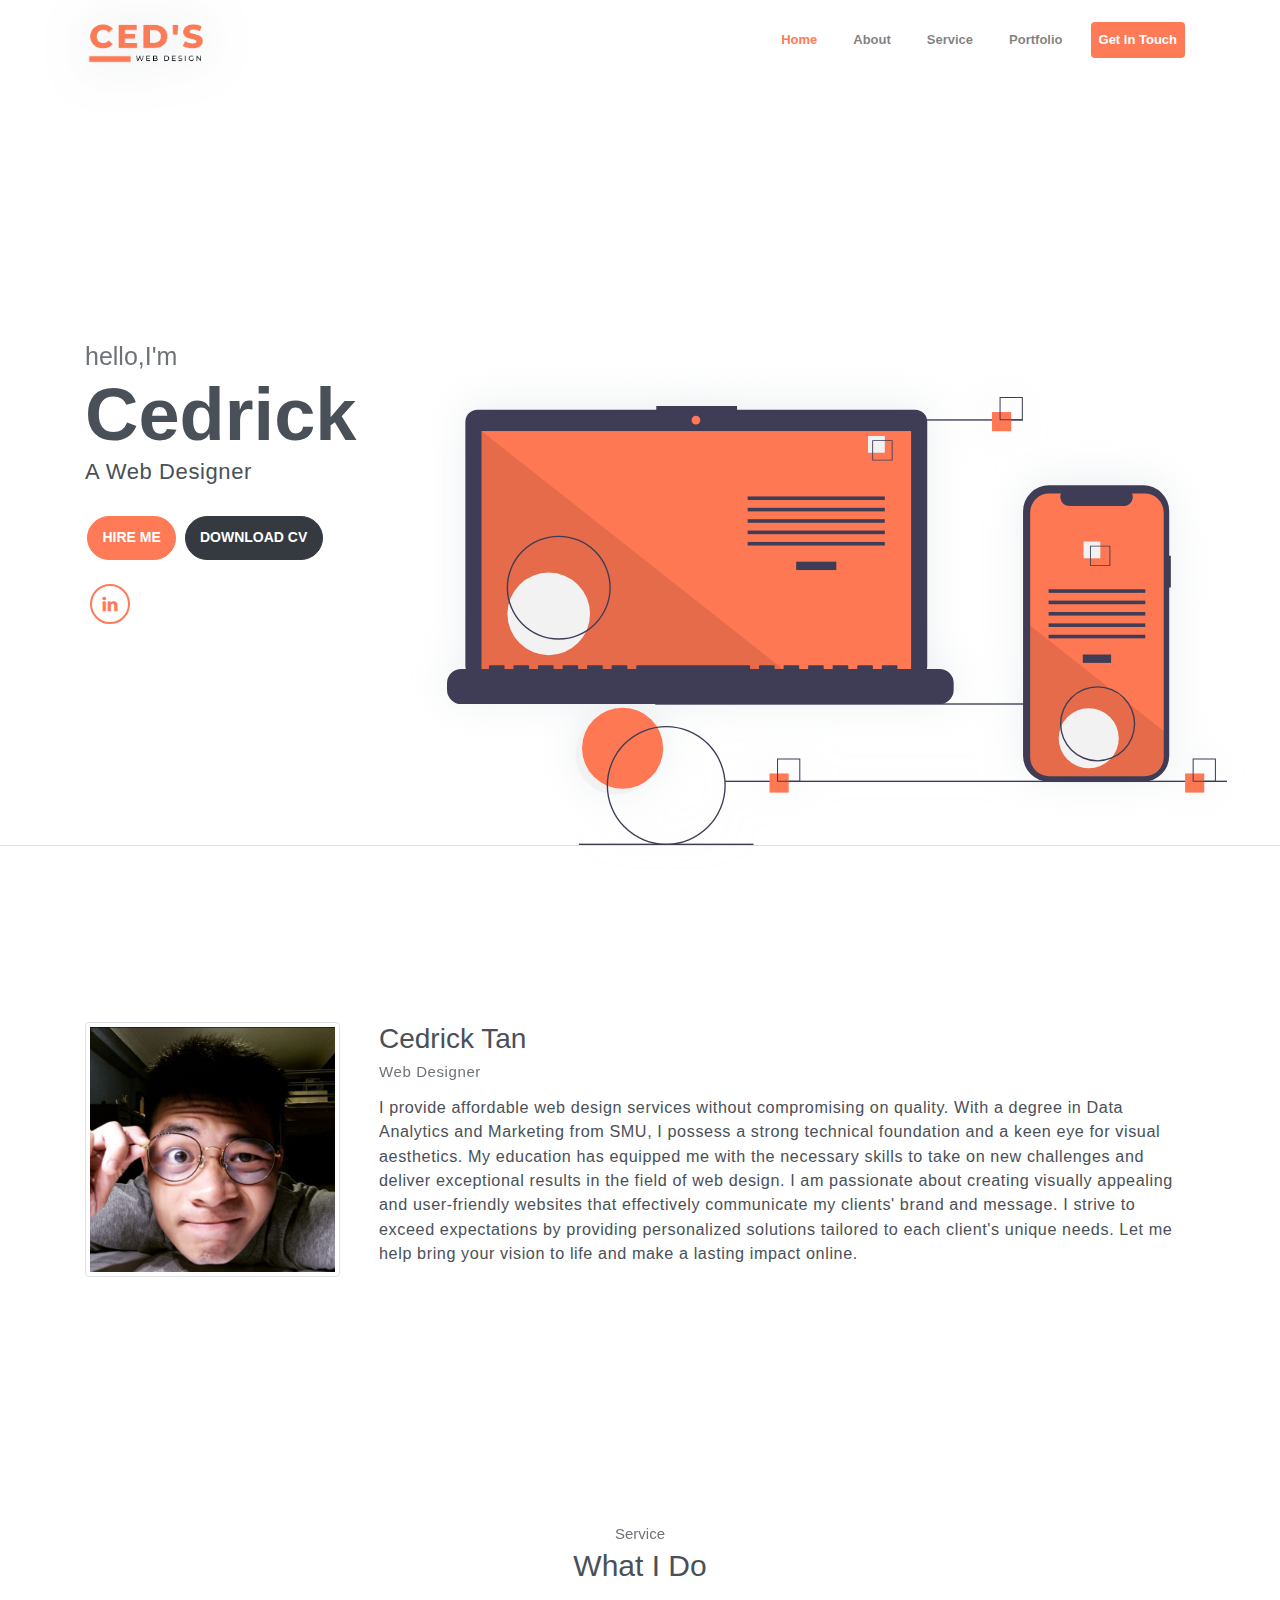
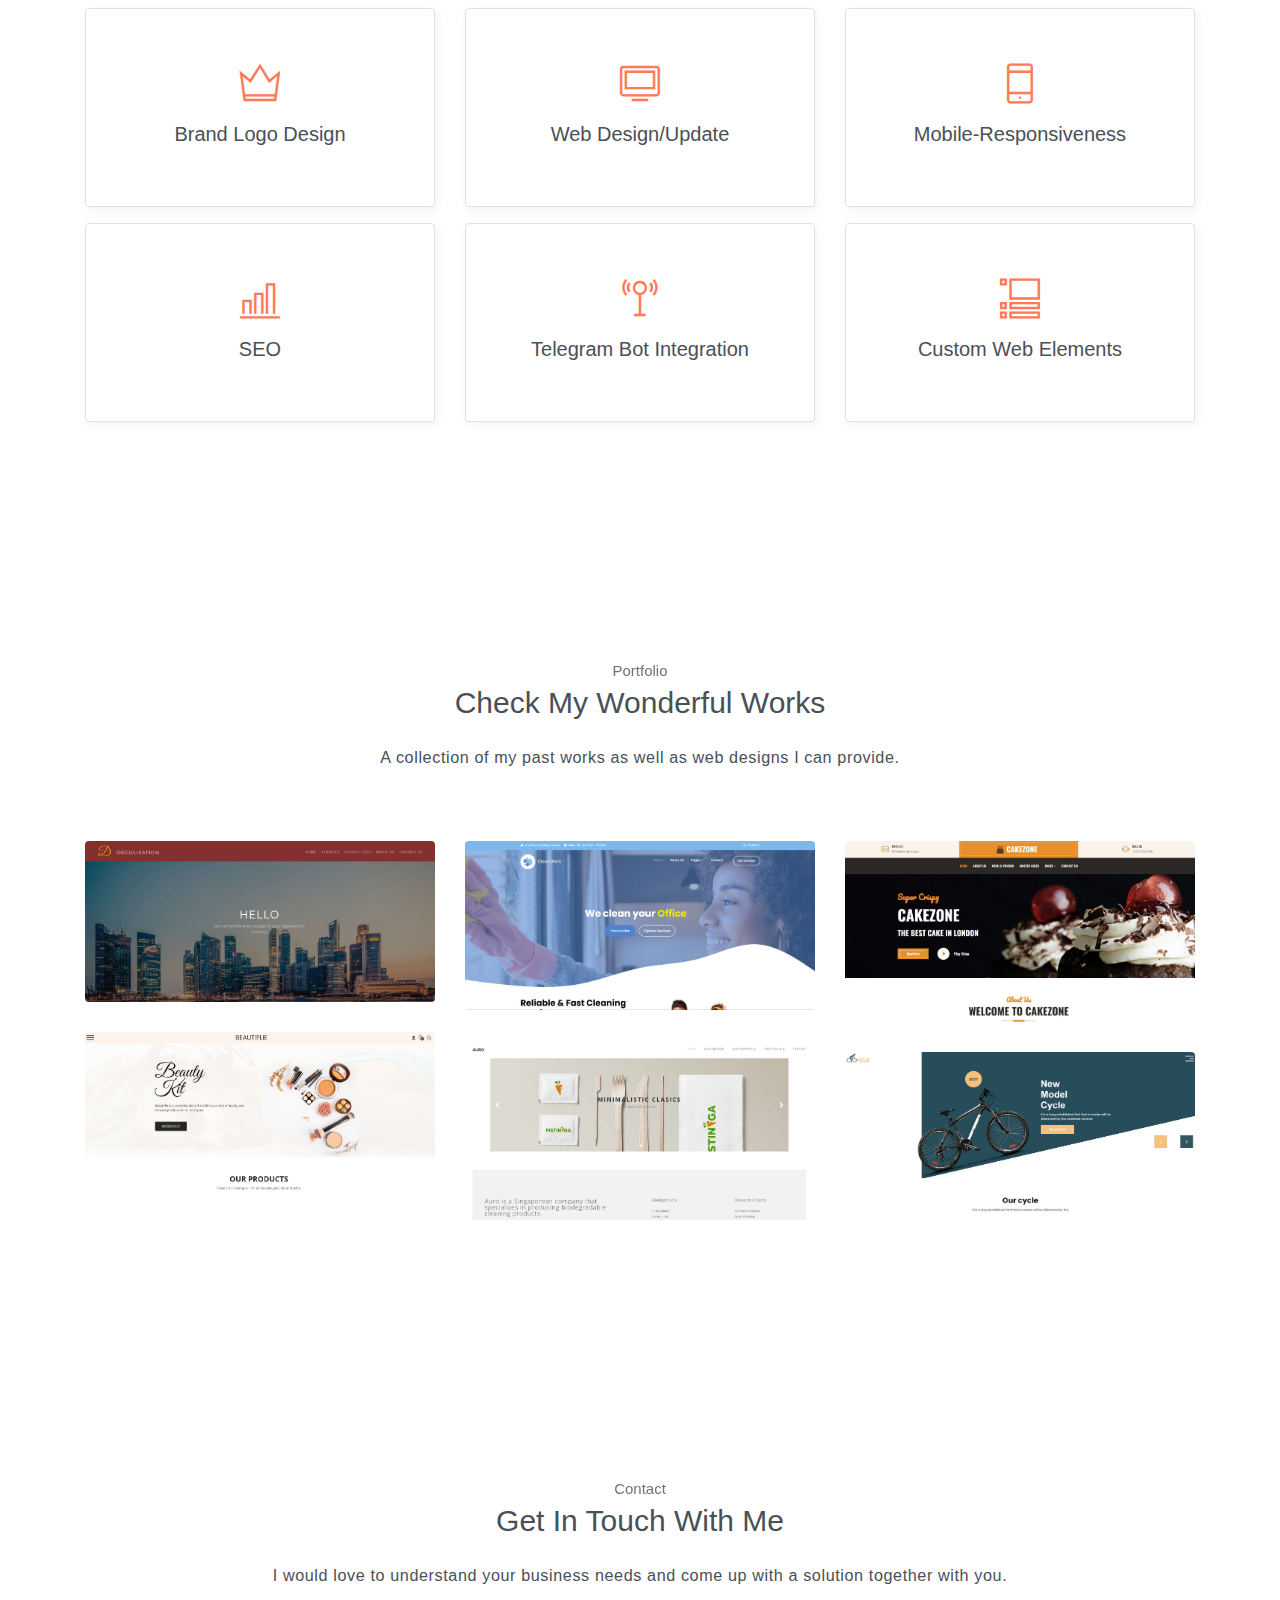
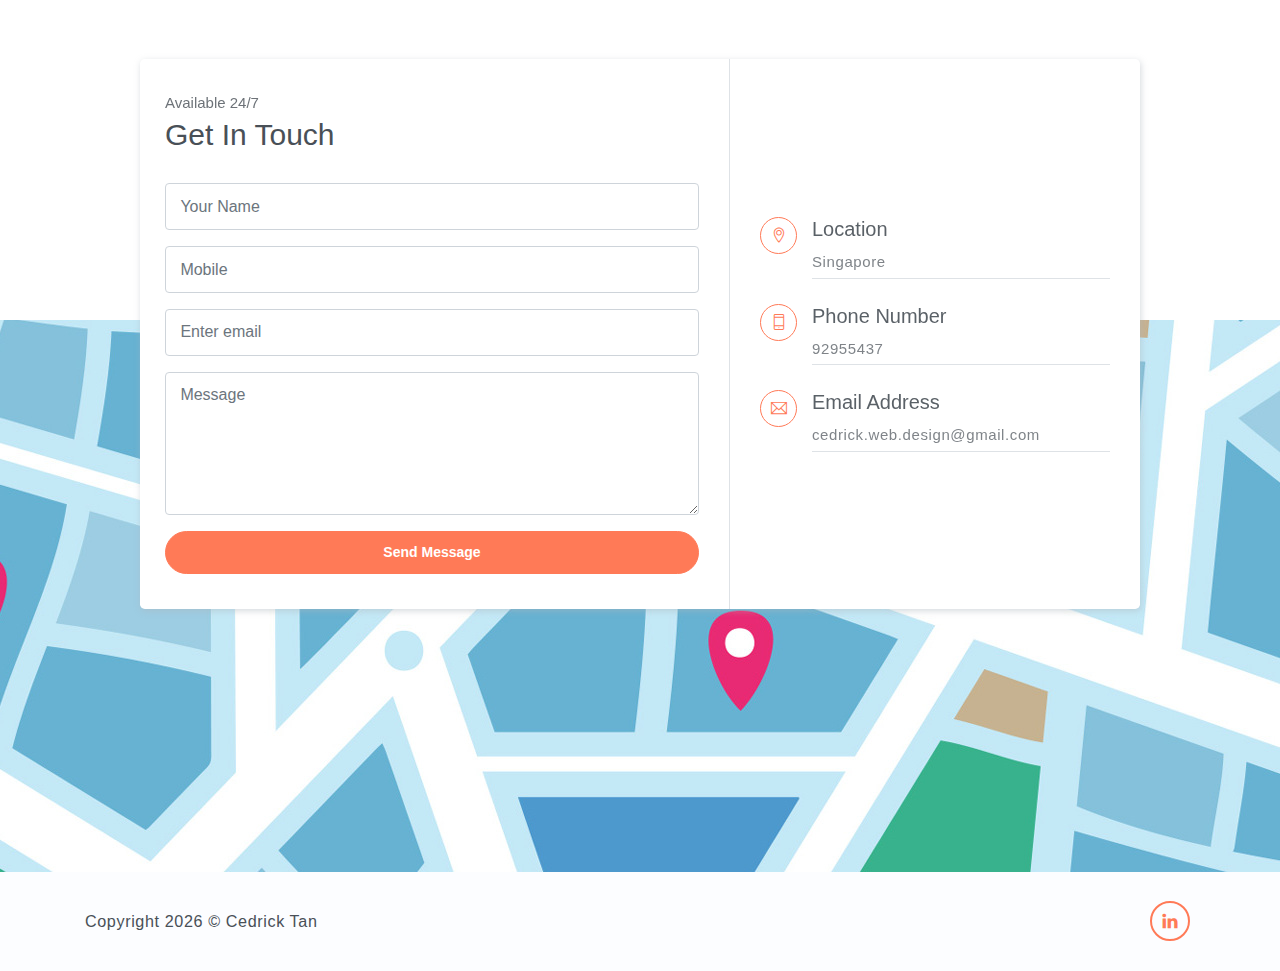
<file: index.html>
<!DOCTYPE html>
<html lang="en">
<head>
	<meta charset="utf-8">
    <meta name="viewport" content="width=device-width, initial-scale=1, shrink-to-fit=no">
    <meta name="description" content="Your Web design solution">
    <meta name="author" content="Cedrick">
    <title>Cedrick's Portfolio Page</title>
    <!-- font icons -->
    <link rel="stylesheet" href="assets/vendors/themify-icons/css/themify-icons.css">
    <!-- Bootstrap + Steller main styles -->
	<link rel="stylesheet" href="assets/css/steller.css">
	<link rel="shortcut icon" type="image/x-icon" href="favicon.ico" />
</head>
<body data-spy="scroll" data-target=".navbar" data-offset="40" id="home">

    <!-- Page navigation -->
    <nav class="navbar navbar-expand-lg navbar-light fixed-top" data-spy="affix" data-offset-top="0">
        <div class="container">
            <a class="navbar-brand" href="#"><img src="assets/imgs/logot.png" alt=""></a>
            <button class="navbar-toggler" type="button" data-toggle="collapse" data-target="#navbarSupportedContent" aria-controls="navbarSupportedContent" aria-expanded="false" aria-label="Toggle navigation">
                <span class="navbar-toggler-icon"></span>
            </button>

            <div class="collapse navbar-collapse" id="navbarSupportedContent">
                <ul class="navbar-nav ml-auto align-items-center">
                    <li class="nav-item">
                        <a class="nav-link" href="#home">Home</a>
                    </li>
                    <li class="nav-item">
                        <a class="nav-link" href="#about">About</a>
                    </li>
                    <li class="nav-item">
                        <a class="nav-link" href="#service">Service</a>
                    </li>                   
                    <li class="nav-item">
                        <a class="nav-link" href="#portfolio">Portfolio</a>
                    </li>

                    <li class="nav-item">
                        <a class="nav-link btn-primary rounded" style="color:white" href="#contact">Get In Touch</a>
                    </li>
                </ul>
            </div>
        </div>          
    </nav>
    <!-- End of page navibation -->

    <!-- Page Header -->
    <header class="header" id="home">
        <div class="container">
            <div class="infos">
                <h6 class="subtitle">hello,I'm</h6>
                <h6 class="title">Cedrick</h6>
                <p>A Web Designer</p>

                <div class="buttons pt-3">
                    <a class="btn btn-primary rounded scrolling"  href="#contact">HIRE ME</a>
                    <button class="btn btn-dark rounded" onclick = "window.location.href='https://drive.google.com/file/d/1Jq6ikwcnTsiXoghy4OICU7xA-xhUf3xX/view'">DOWNLOAD CV</button>
                </div>      

                <div class="socials mt-4">
                        <a class="social-item" href="https://www.linkedin.com/in/cedrick-tan-0001/" target="_blank"><i class="ti-linkedin"></i></a>
                </div>
            </div>              
            <div class="img-holder">
                <img src="assets/imgs/ced.svg" alt="">
            </div>      
        </div>  


    </header>
    <!-- End of Page Header -->
    
    <!-- About section -->
    <section id="about" class="section mt-3">
        <div class="container mt-5">
            <div class="row text-center text-md-left">
                <div class="col-md-3">
                    <img src="assets/imgs/ced-avatar.jpg" alt="" class="img-thumbnail mb-4">
                </div>
                <div class="pl-md-4 col-md-9">
                    <h6 class="title">Cedrick Tan</h6>
                    <p class="subtitle">Web Designer</p>
					<p>I provide affordable web design services without compromising on quality. With a degree in Data Analytics and Marketing from SMU, I possess a strong technical foundation and a keen eye for visual aesthetics. My education has equipped me with the necessary skills to take on new challenges and deliver exceptional results in the field of web design. I am passionate about creating visually appealing and user-friendly websites that effectively communicate my clients' brand and message. I strive to exceed expectations by providing personalized solutions tailored to each client's unique needs. Let me help bring your vision to life and make a lasting impact online.</p>                
                </div>
            </div>
        </div>
    </section>

    <!-- Service section -->
    <section id="service" class="section">
        <div class="container text-center">
            <h6 class="subtitle">Service</h6>
            <h6 class="section-title mb-4">What I Do</h6>

            <div class="row">
                <div class="col-sm-6 col-md-4 mb-3">
                    <div class="custom-card card border">
                        <div class="card-body">
                            <i class="icon ti-crown"></i>
                            <h5>Brand Logo Design</h5>
                        </div>
                    </div>
                </div>
                <div class="col-sm-6 col-md-4 mb-3">
                    <div class="custom-card card border">
                        <div class="card-body">
                            <i class="icon ti-desktop"></i>
                            <h5>Web Design/Update</h5>
                        </div>
                    </div>
                </div>
                <div class="col-sm-6 col-md-4 mb-3">
                    <div class="custom-card card border">
                        <div class="card-body">
                            <i class="icon ti-mobile"></i>
                            <h5>Mobile-Responsiveness</h5>
                        </div>
                    </div>
                </div>
				</div>
				<div class="row">
                <div class="col-sm-6 col-md-4 mb-3">
                    <div class="custom-card card border">
                        <div class="card-body">
                            <i class="icon ti-bar-chart"></i>
                            <h5>SEO</h5>
                        </div>
                    </div>
                </div>
				<div class="col-sm-6 col-md-4 mb-3">
                    <div class="custom-card card border">
                        <div class="card-body">
                            <i class="icon ti-signal"></i>
                            <h5>Telegram Bot Integration</h5>
                        </div>
                    </div>
                </div>
				<div class="col-sm-6 col-md-4 mb-3">
                    <div class="custom-card card border">
                        <div class="card-body">
                            <i class="icon ti-layout-accordion-list"></i>
                            <h5>Custom Web Elements</h5>
                        </div>
                    </div>
                </div>
				</div>
            </div>
        </div>
    </section>
    <!-- End of Sectoin -->



    <!-- Portfolio section -->
    <section id="portfolio" class="section">
        <div class="container text-center">
            <h6 class="subtitle">Portfolio</h6>
            <h6 class="section-title mb-4">Check My Wonderful Works</h6>
            <p class="mb-5 pb-4">A collection of my past works as well as web designs I can provide.</p>

            <div class="row">
                <div class="col-sm-4">
                    <div class="img-wrapper">
                        <img src="assets/imgs/doculisation.JPG" alt="">
                        <div class="overlay">
                            <div class="overlay-infos">
                                <h5>Doculisation.com</h5>
                                <a href="https://doculisation.com" target="_blank"><i class="ti-link"></i></a>
                            </div>  
                        </div>
                    </div>
                    <div class="img-wrapper">
                        <img src="assets/imgs/beauty.JPG" alt="">
                        <div class="overlay">
                            <div class="overlay-infos">
                                <h5>Sample Cosmetic Store</h5>
                                <a href="Makeup_Store/index.html" target="_blank"><i class="ti-link"></i></a>
                            </div>                              
                        </div>
                    </div>                  
                </div>
                <div class="col-sm-4">
                    <div class="img-wrapper">
                        <img src="assets/imgs/clean.JPG" alt="">
                        <div class="overlay">
                            <div class="overlay-infos">
                                <h5>Sample Cleaning Service</h5>
                                <a href="Cleaning_Services/index.html" target="_blank"><i class="ti-link"></i></a>
                            </div>  
                        </div>
                    </div>
                    <div class="img-wrapper">
                        <img src="assets/imgs/carrots.JPG" alt="">
                        <div class="overlay">
                            <div class="overlay-infos">
                                <h5>Sample Product Store</h5>
                                <a href="Carrots/index.html" target="_blank"><i class="ti-link"></i></a>
                            </div>                              
                        </div>
                    </div>                  
                </div>
                <div class="col-sm-4">
                    <div class="img-wrapper">
                        <img src="assets/imgs/cake.JPG" alt="">
                        <div class="overlay">
                            <div class="overlay-infos">
                                <h5>Sample Patisserie</h5>
                                <a href="Cake/index.html" target="_blank"><i class="ti-link"></i></a>
                            </div>  
                        </div>
                    </div>
                    <div class="img-wrapper">
                        <img src="assets/imgs/bicycle.JPG" alt="">
                        <div class="overlay">
                            <div class="overlay-infos">
                                <h5>Sample Bicycle Shop</h5>
                                <a href="Bike_Store/index.html" target="_blank"><i class="ti-link"></i></a>
                            </div>                              
                        </div>
                    </div>                  
                </div>
            </div>

        </div>
    </section>
    <!-- End of portfolio section -->


    <!-- Contact Section -->
    <section id="contact" class="position-relative section">
        <div class="container text-center">
            <h6 class="subtitle">Contact</h6>
            <h6 class="section-title mb-4">Get In Touch With Me</h6>
            <p class="mb-5 pb-4">I would love to understand your business needs and come up with a solution together with you. <br> </p>

            <div class="contact text-left" >
                <div class="form">
                    <h6 class="subtitle">Available 24/7</h6>
                    <h6 class="section-title mb-4">Get In Touch</h6>
                    <form>
                        <div class="form-group">
						    <input type="name" name="name" class="form-control" id="fname" placeholder="Your Name" required>
                        </div>
						<div class="form-group">
						    <input type="mobile" name="mobile" class="form-control" id="mobile" placeholder="Mobile" required>
                        </div>
                        <div class="form-group">
							<input type="email" name="email" class="form-control" id="email" aria-describedby="emailHelp" placeholder="Enter email" required>
                        </div>
                        <div class="form-group">
                            <textarea name="contact-message" id="msgmsg" cols="30" rows="5" class="form-control" placeholder="Message"></textarea>
                        </div>
                        <button type="submit" class="btn btn-primary btn-block rounded w-lg">Send Message</button>
                    </form>
                </div>
				
                <div class="contact-infos">
                    <div class="item">
                        <i class="ti-location-pin"></i>
                        <div class="">
                            <h5>Location</h5>
                            <p> Singapore</p>
                        </div>                          
                    </div>
                    <div class="item">
                        <i class="ti-mobile"></i>
                        <div>
                            <h5>Phone Number</h5>
                            <p>92955437</p>
                        </div>                          
                    </div>
                    <div class="item">
                        <i class="ti-email"></i>
                        <div class="mb-0">
                            <h5>Email Address</h5>
                            <p>cedrick.web.design@gmail.com</p>
                        </div>
                    </div>
                </div>                  
            </div>
        </div>  
        <div id="map">
            <iframe src="assets/imgs/map.jpg" style="pointer-events: none;" frameBorder="0" scrolling="no" display="block"></iframe>
        </div>      
    </section>
    <!-- End of Contact Section -->

    <!-- Page Footer -->
    <footer class="page-footer">
        <div class="container">
            <div class="row align-items-center">
                <div class="col-sm-6">
                    <p>Copyright <script>document.write(new Date().getFullYear())</script> &copy; <a >Cedrick Tan</a></p>
                </div>
                <div class="col-sm-6">
                    <div class="socials">
                        <a class="social-item" href="https://www.linkedin.com/in/cedrick-tan-0001/" target="_blank"><i class="ti-linkedin"></i></a>
                    </div>
                </div>
            </div>
        </div>
    </footer> 
    <!-- End of page footer -->
	
	<!-- core  -->
    <script src="assets/vendors/jquery/jquery-3.4.1.js"></script>
    <script src="assets/vendors/bootstrap/bootstrap.bundle.js"></script>
    <!-- bootstrap 3 affix -->
	<script src="assets/vendors/bootstrap/bootstrap.affix.js"></script>

    <!-- steller js -->
    <script src="assets/js/steller.js"></script>

</body>
</html>
</file>
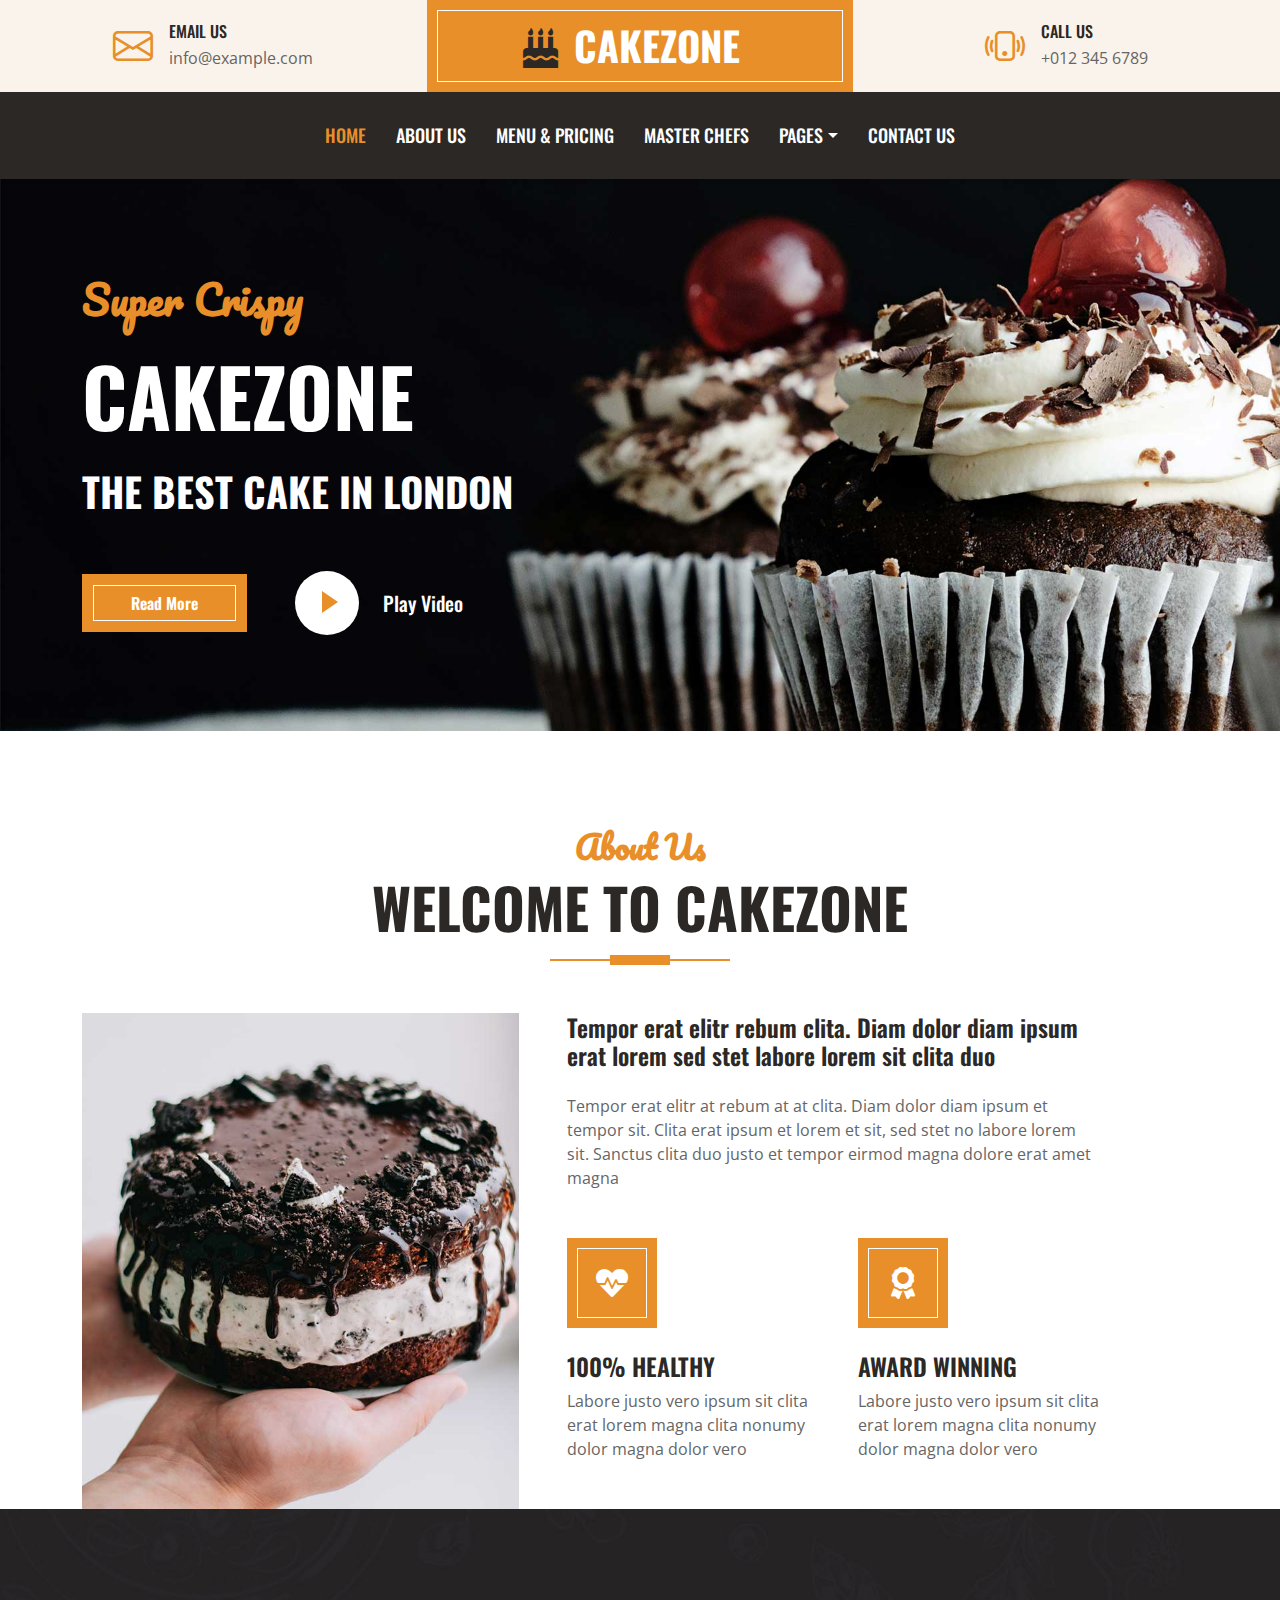
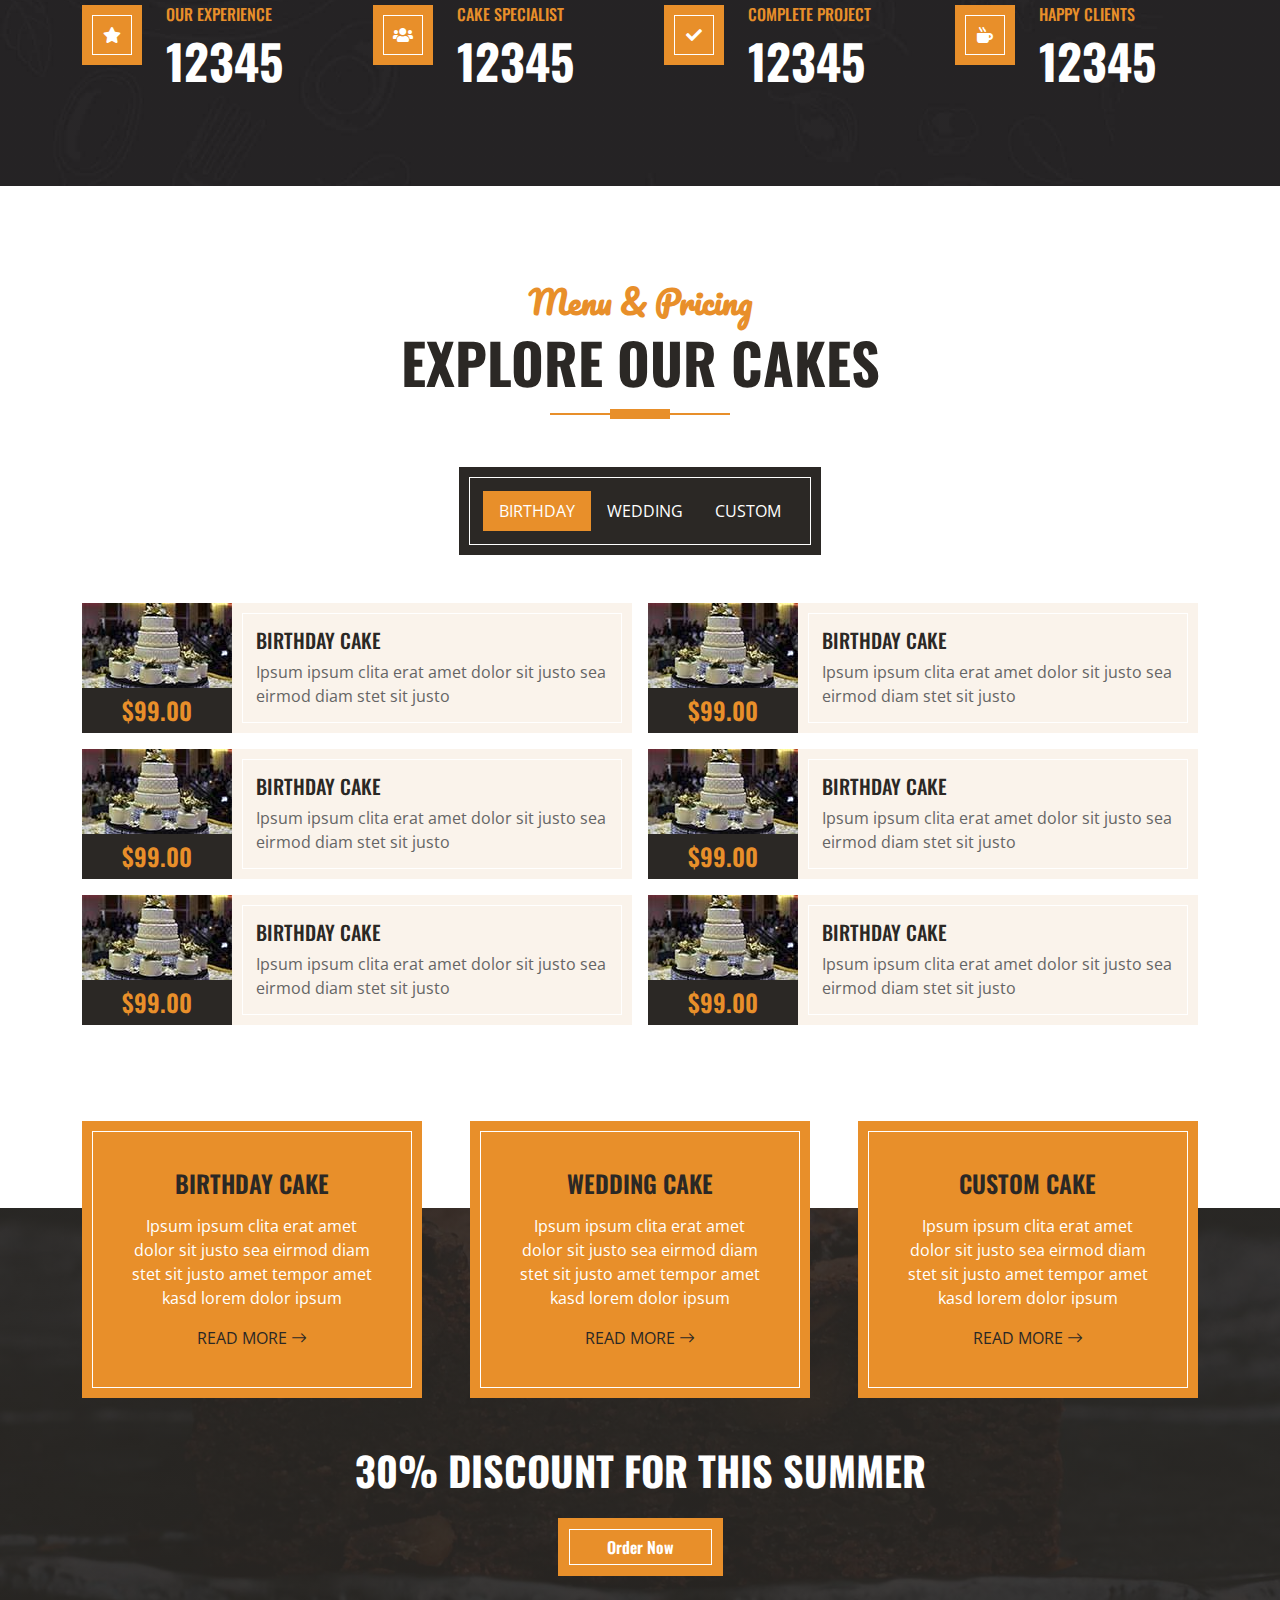
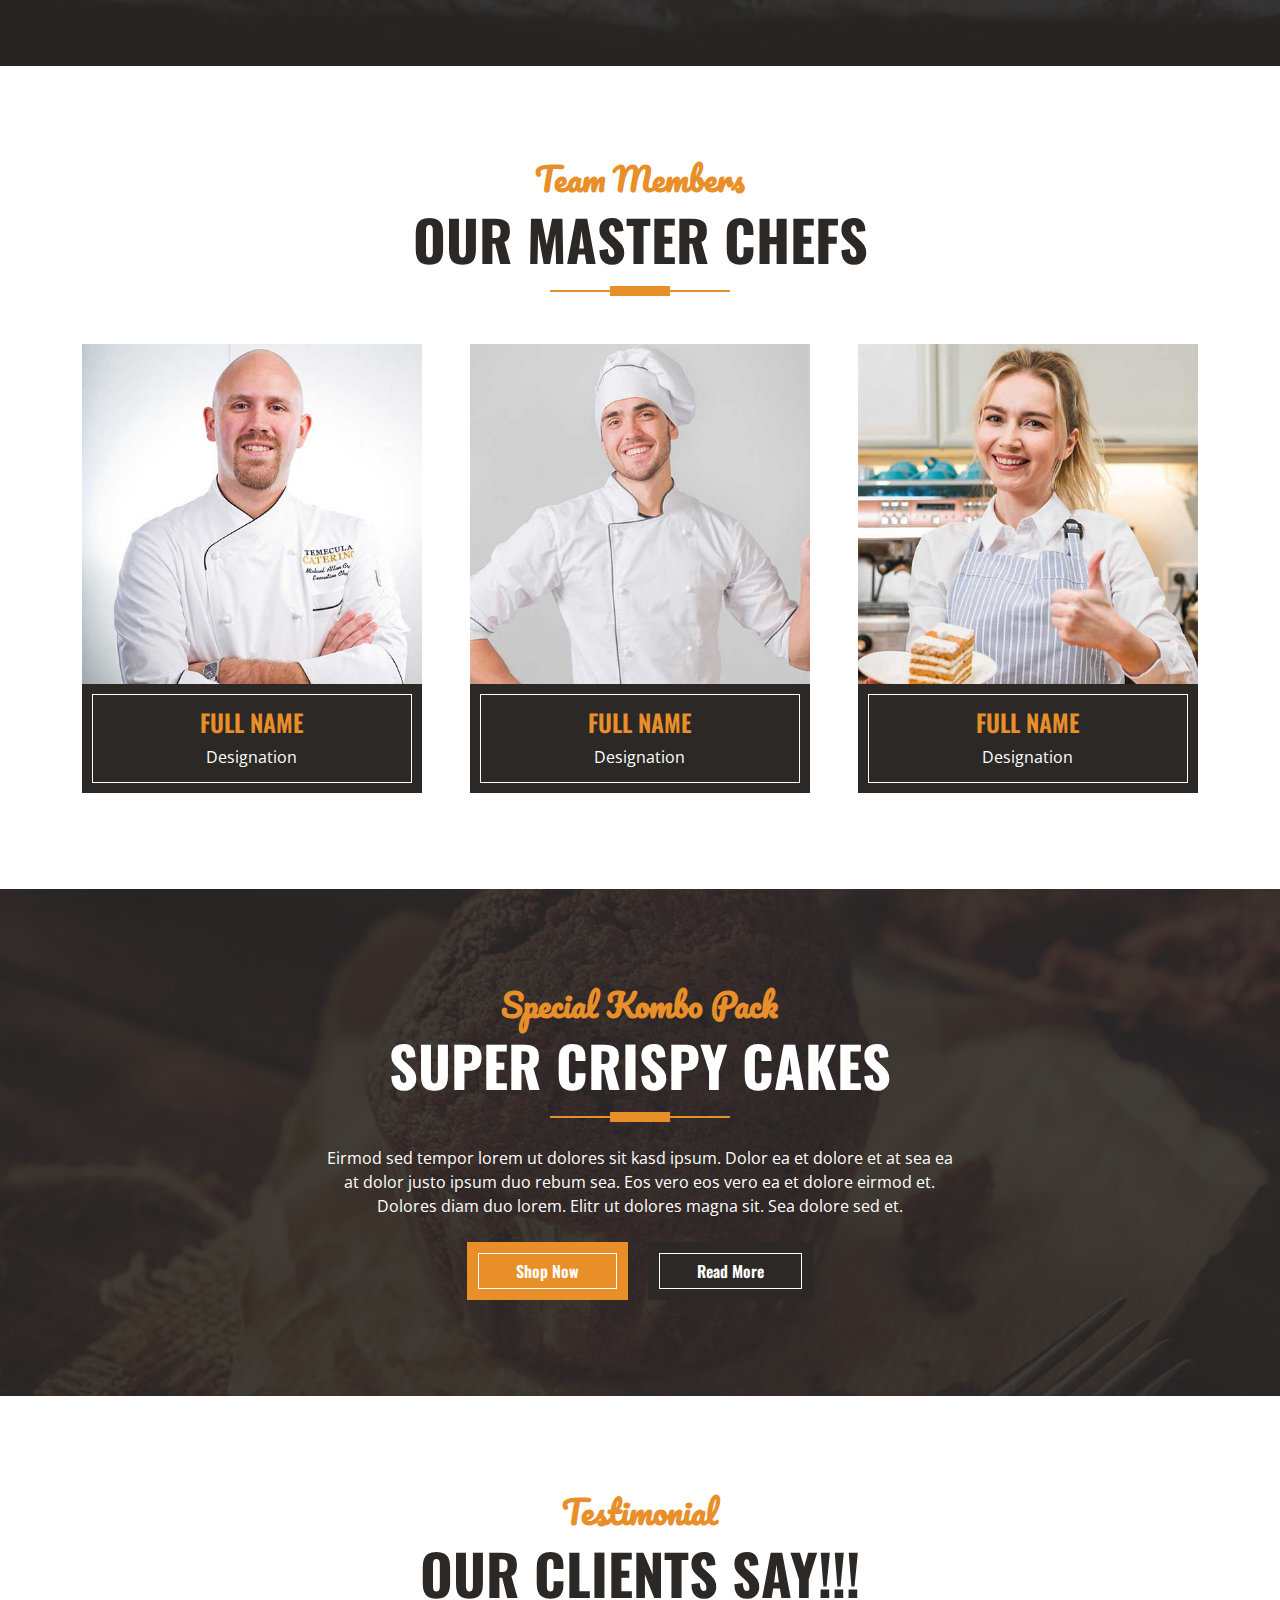
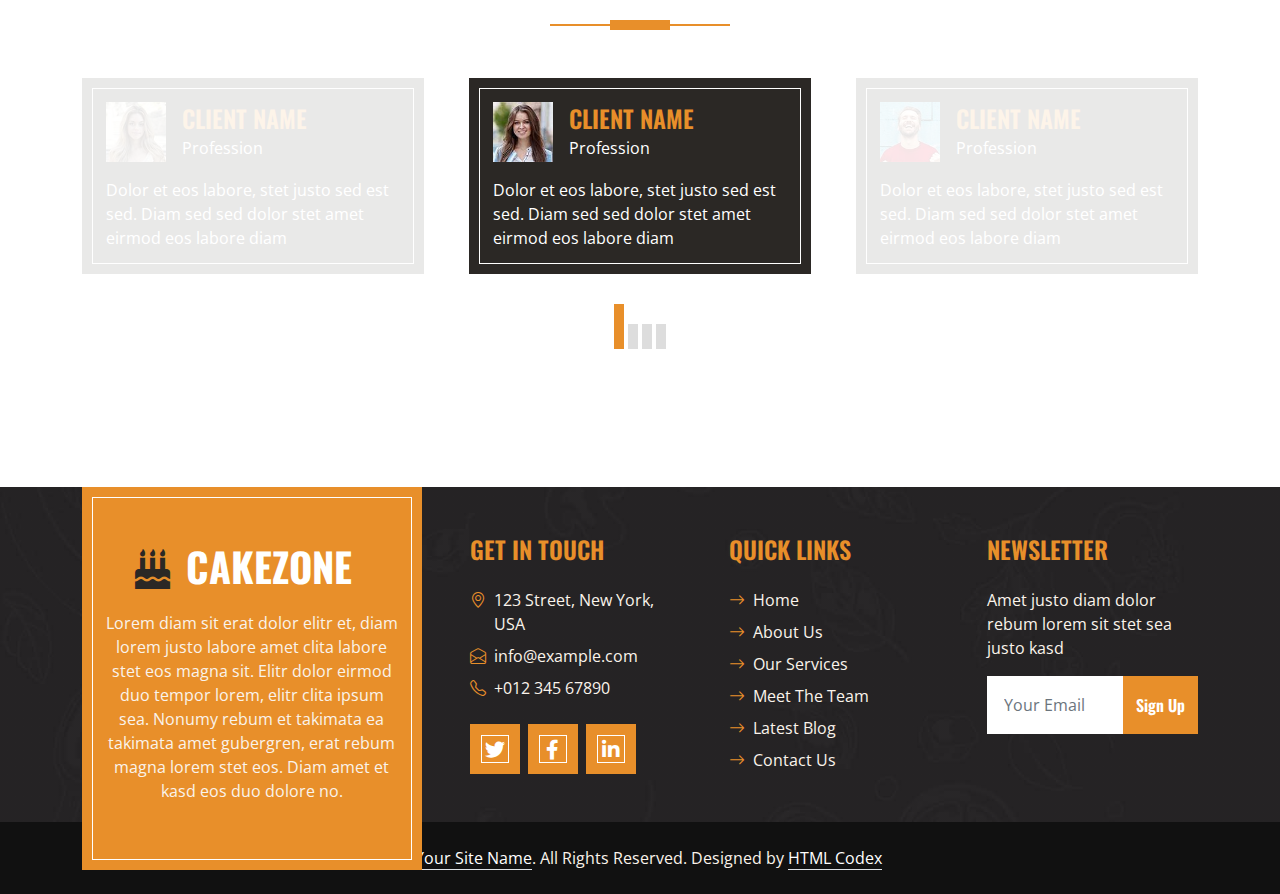
<file: Cake/index.html>
<!DOCTYPE html>
<html lang="en">

<head>
    <meta charset="utf-8">
    <title>CakeZone - Cake Shop Website Template</title>
    <meta content="width=device-width, initial-scale=1.0" name="viewport">
    <meta content="Free HTML Templates" name="keywords">
    <meta content="Free HTML Templates" name="description">

    <!-- Favicon -->
    <link href="img/favicon.ico" rel="icon">

    <!-- Google Web Fonts -->
    <link rel="preconnect" href="https://fonts.googleapis.com">
    <link rel="preconnect" href="https://fonts.gstatic.com" crossorigin>
    <link href="https://fonts.googleapis.com/css2?family=Open+Sans:wght@400;600&family=Oswald:wght@500;600;700&family=Pacifico&display=swap" rel="stylesheet"> 

    <!-- Icon Font Stylesheet -->
    <link href="https://cdnjs.cloudflare.com/ajax/libs/font-awesome/5.10.0/css/all.min.css" rel="stylesheet">
    <link href="https://cdn.jsdelivr.net/npm/bootstrap-icons@1.4.1/font/bootstrap-icons.css" rel="stylesheet">

    <!-- Libraries Stylesheet -->
    <link href="lib/owlcarousel/assets/owl.carousel.min.css" rel="stylesheet">

    <!-- Customized Bootstrap Stylesheet -->
    <link href="css/bootstrap.min.css" rel="stylesheet">

    <!-- Template Stylesheet -->
    <link href="css/style.css" rel="stylesheet">
</head>

<body>
    <!-- Topbar Start -->
    <div class="container-fluid px-0 d-none d-lg-block">
        <div class="row gx-0">
            <div class="col-lg-4 text-center bg-secondary py-3">
                <div class="d-inline-flex align-items-center justify-content-center">
                    <i class="bi bi-envelope fs-1 text-primary me-3"></i>
                    <div class="text-start">
                        <h6 class="text-uppercase mb-1">Email Us</h6>
                        <span>info@example.com</span>
                    </div>
                </div>
            </div>
            <div class="col-lg-4 text-center bg-primary border-inner py-3">
                <div class="d-inline-flex align-items-center justify-content-center">
                    <a href="index.html" class="navbar-brand">
                        <h1 class="m-0 text-uppercase text-white"><i class="fa fa-birthday-cake fs-1 text-dark me-3"></i>CakeZone</h1>
                    </a>
                </div>
            </div>
            <div class="col-lg-4 text-center bg-secondary py-3">
                <div class="d-inline-flex align-items-center justify-content-center">
                    <i class="bi bi-phone-vibrate fs-1 text-primary me-3"></i>
                    <div class="text-start">
                        <h6 class="text-uppercase mb-1">Call Us</h6>
                        <span>+012 345 6789</span>
                    </div>
                </div>
            </div>
        </div>
    </div>
    <!-- Topbar End -->


    <!-- Navbar Start -->
    <nav class="navbar navbar-expand-lg bg-dark navbar-dark shadow-sm py-3 py-lg-0 px-3 px-lg-0">
        <a href="index.html" class="navbar-brand d-block d-lg-none">
            <h1 class="m-0 text-uppercase text-white"><i class="fa fa-birthday-cake fs-1 text-primary me-3"></i>CakeZone</h1>
        </a>
        <button class="navbar-toggler" type="button" data-bs-toggle="collapse" data-bs-target="#navbarCollapse">
            <span class="navbar-toggler-icon"></span>
        </button>
        <div class="collapse navbar-collapse" id="navbarCollapse">
            <div class="navbar-nav ms-auto mx-lg-auto py-0">
                <a href="index.html" class="nav-item nav-link active">Home</a>
                <a href="about.html" class="nav-item nav-link">About Us</a>
                <a href="menu.html" class="nav-item nav-link">Menu & Pricing</a>
                <a href="team.html" class="nav-item nav-link">Master Chefs</a>
                <div class="nav-item dropdown">
                    <a href="#" class="nav-link dropdown-toggle" data-bs-toggle="dropdown">Pages</a>
                    <div class="dropdown-menu m-0">
                        <a href="service.html" class="dropdown-item">Our Service</a>
                        <a href="testimonial.html" class="dropdown-item">Testimonial</a>
                    </div>
                </div>
                <a href="contact.html" class="nav-item nav-link">Contact Us</a>
            </div>
        </div>
    </nav>
    <!-- Navbar End -->


    <!-- Hero Start -->
    <div class="container-fluid bg-primary py-5 mb-5 hero-header">
        <div class="container py-5">
            <div class="row justify-content-start">
                <div class="col-lg-8 text-center text-lg-start">
                    <h1 class="font-secondary text-primary mb-4">Super Crispy</h1>
                    <h1 class="display-1 text-uppercase text-white mb-4">CakeZone</h1>
                    <h1 class="text-uppercase text-white">The Best Cake In London</h1>
                    <div class="d-flex align-items-center justify-content-center justify-content-lg-start pt-5">
                        <a href="" class="btn btn-primary border-inner py-3 px-5 me-5">Read More</a>
                        <button type="button" class="btn-play" data-bs-toggle="modal"
                            data-src="https://www.youtube.com/embed/DWRcNpR6Kdc" data-bs-target="#videoModal">
                            <span></span>
                        </button>
                        <h5 class="font-weight-normal text-white m-0 ms-4 d-none d-sm-block">Play Video</h5>
                    </div>
                </div>
            </div>
        </div>
    </div>
    <!-- Hero End -->


    <!-- Video Modal Start -->
    <div class="modal fade" id="videoModal" tabindex="-1" aria-labelledby="exampleModalLabel" aria-hidden="true">
        <div class="modal-dialog">
            <div class="modal-content rounded-0">
                <div class="modal-header">
                    <h5 class="modal-title" id="exampleModalLabel">Youtube Video</h5>
                    <button type="button" class="btn-close" data-bs-dismiss="modal" aria-label="Close"></button>
                </div>
                <div class="modal-body">
                    <!-- 16:9 aspect ratio -->
                    <div class="ratio ratio-16x9">
                        <iframe class="embed-responsive-item" src="" id="video" allowfullscreen allowscriptaccess="always"
                            allow="autoplay"></iframe>
                    </div>
                </div>
            </div>
        </div>
    </div>
    <!-- Video Modal End -->


    <!-- About Start -->
    <div class="container-fluid pt-5">
        <div class="container">
            <div class="section-title position-relative text-center mx-auto mb-5 pb-3" style="max-width: 600px;">
                <h2 class="text-primary font-secondary">About Us</h2>
                <h1 class="display-4 text-uppercase">Welcome To CakeZone</h1>
            </div>
            <div class="row gx-5">
                <div class="col-lg-5 mb-5 mb-lg-0" style="min-height: 400px;">
                    <div class="position-relative h-100">
                        <img class="position-absolute w-100 h-100" src="img/about.jpg" style="object-fit: cover;">
                    </div>
                </div>
                <div class="col-lg-6 pb-5">
                    <h4 class="mb-4">Tempor erat elitr rebum clita. Diam dolor diam ipsum erat lorem sed stet labore lorem sit clita duo</h4>
                    <p class="mb-5">Tempor erat elitr at rebum at at clita. Diam dolor diam ipsum et tempor sit. Clita erat ipsum et lorem et sit, sed stet no labore lorem sit. Sanctus clita duo justo et tempor eirmod magna dolore erat amet magna</p>
                    <div class="row g-5">
                        <div class="col-sm-6">
                            <div class="d-flex align-items-center justify-content-center bg-primary border-inner mb-4" style="width: 90px; height: 90px;">
                                <i class="fa fa-heartbeat fa-2x text-white"></i>
                            </div>
                            <h4 class="text-uppercase">100% Healthy</h4>
                            <p class="mb-0">Labore justo vero ipsum sit clita erat lorem magna clita nonumy dolor magna dolor vero</p>
                        </div>
                        <div class="col-sm-6">
                            <div class="d-flex align-items-center justify-content-center bg-primary border-inner mb-4" style="width: 90px; height: 90px;">
                                <i class="fa fa-award fa-2x text-white"></i>
                            </div>
                            <h4 class="text-uppercase">Award Winning</h4>
                            <p class="mb-0">Labore justo vero ipsum sit clita erat lorem magna clita nonumy dolor magna dolor vero</p>
                        </div>
                    </div>
                </div>
            </div>
        </div>
    </div>
    <!-- About End -->


    <!-- Facts Start -->
    <div class="container-fluid bg-img py-5 mb-5">
        <div class="container py-5">
            <div class="row gx-5 gy-4">
                <div class="col-lg-3 col-md-6">
                    <div class="d-flex">
                        <div class="bg-primary border-inner d-flex align-items-center justify-content-center mb-3" style="width: 60px; height: 60px;">
                            <i class="fa fa-star text-white"></i>
                        </div>
                        <div class="ps-4">
                            <h6 class="text-primary text-uppercase">Our Experience</h6>
                            <h1 class="display-5 text-white mb-0" data-toggle="counter-up">12345</h1>
                        </div>
                    </div>
                </div>
                <div class="col-lg-3 col-md-6">
                    <div class="d-flex">
                        <div class="bg-primary border-inner d-flex align-items-center justify-content-center mb-3" style="width: 60px; height: 60px;">
                            <i class="fa fa-users text-white"></i>
                        </div>
                        <div class="ps-4">
                            <h6 class="text-primary text-uppercase">Cake Specialist</h6>
                            <h1 class="display-5 text-white mb-0" data-toggle="counter-up">12345</h1>
                        </div>
                    </div>
                </div>
                <div class="col-lg-3 col-md-6">
                    <div class="d-flex">
                        <div class="bg-primary border-inner d-flex align-items-center justify-content-center mb-3" style="width: 60px; height: 60px;">
                            <i class="fa fa-check text-white"></i>
                        </div>
                        <div class="ps-4">
                            <h6 class="text-primary text-uppercase">Complete Project</h6>
                            <h1 class="display-5 text-white mb-0" data-toggle="counter-up">12345</h1>
                        </div>
                    </div>
                </div>
                <div class="col-lg-3 col-md-6">
                    <div class="d-flex">
                        <div class="bg-primary border-inner d-flex align-items-center justify-content-center mb-3" style="width: 60px; height: 60px;">
                            <i class="fa fa-mug-hot text-white"></i>
                        </div>
                        <div class="ps-4">
                            <h6 class="text-primary text-uppercase">Happy Clients</h6>
                            <h1 class="display-5 text-white mb-0" data-toggle="counter-up">12345</h1>
                        </div>
                    </div>
                </div>
            </div>
        </div>
    </div>
    <!-- Facts End -->


    <!-- Products Start -->
    <div class="container-fluid about py-5">
        <div class="container">
            <div class="section-title position-relative text-center mx-auto mb-5 pb-3" style="max-width: 600px;">
                <h2 class="text-primary font-secondary">Menu & Pricing</h2>
                <h1 class="display-4 text-uppercase">Explore Our Cakes</h1>
            </div>
            <div class="tab-class text-center">
                <ul class="nav nav-pills d-inline-flex justify-content-center bg-dark text-uppercase border-inner p-4 mb-5">
                    <li class="nav-item">
                        <a class="nav-link text-white active" data-bs-toggle="pill" href="#tab-1">Birthday</a>
                    </li>
                    <li class="nav-item">
                        <a class="nav-link text-white" data-bs-toggle="pill" href="#tab-2">Wedding</a>
                    </li>
                    <li class="nav-item">
                        <a class="nav-link text-white" data-bs-toggle="pill" href="#tab-3">Custom</a>
                    </li>
                </ul>
                <div class="tab-content">
                    <div id="tab-1" class="tab-pane fade show p-0 active">
                        <div class="row g-3">
                            <div class="col-lg-6">
                                <div class="d-flex h-100">
                                    <div class="flex-shrink-0">
                                        <img class="img-fluid" src="img/cake-1.jpg" alt="" style="width: 150px; height: 85px;">
                                        <h4 class="bg-dark text-primary p-2 m-0">$99.00</h4>
                                    </div>
                                    <div class="d-flex flex-column justify-content-center text-start bg-secondary border-inner px-4">
                                        <h5 class="text-uppercase">Birthday Cake</h5>
                                        <span>Ipsum ipsum clita erat amet dolor sit justo sea eirmod diam stet sit justo</span>
                                    </div>
                                </div>
                            </div>
                            <div class="col-lg-6">
                                <div class="d-flex h-100">
                                    <div class="flex-shrink-0">
                                        <img class="img-fluid" src="img/cake-1.jpg" alt="" style="width: 150px; height: 85px;">
                                        <h4 class="bg-dark text-primary p-2 m-0">$99.00</h4>
                                    </div>
                                    <div class="d-flex flex-column justify-content-center text-start bg-secondary border-inner px-4">
                                        <h5 class="text-uppercase">Birthday Cake</h5>
                                        <span>Ipsum ipsum clita erat amet dolor sit justo sea eirmod diam stet sit justo</span>
                                    </div>
                                </div>
                            </div>
                            <div class="col-lg-6">
                                <div class="d-flex h-100">
                                    <div class="flex-shrink-0">
                                        <img class="img-fluid" src="img/cake-1.jpg" alt="" style="width: 150px; height: 85px;">
                                        <h4 class="bg-dark text-primary p-2 m-0">$99.00</h4>
                                    </div>
                                    <div class="d-flex flex-column justify-content-center text-start bg-secondary border-inner px-4">
                                        <h5 class="text-uppercase">Birthday Cake</h5>
                                        <span>Ipsum ipsum clita erat amet dolor sit justo sea eirmod diam stet sit justo</span>
                                    </div>
                                </div>
                            </div>
                            <div class="col-lg-6">
                                <div class="d-flex h-100">
                                    <div class="flex-shrink-0">
                                        <img class="img-fluid" src="img/cake-1.jpg" alt="" style="width: 150px; height: 85px;">
                                        <h4 class="bg-dark text-primary p-2 m-0">$99.00</h4>
                                    </div>
                                    <div class="d-flex flex-column justify-content-center text-start bg-secondary border-inner px-4">
                                        <h5 class="text-uppercase">Birthday Cake</h5>
                                        <span>Ipsum ipsum clita erat amet dolor sit justo sea eirmod diam stet sit justo</span>
                                    </div>
                                </div>
                            </div>
                            <div class="col-lg-6">
                                <div class="d-flex h-100">
                                    <div class="flex-shrink-0">
                                        <img class="img-fluid" src="img/cake-1.jpg" alt="" style="width: 150px; height: 85px;">
                                        <h4 class="bg-dark text-primary p-2 m-0">$99.00</h4>
                                    </div>
                                    <div class="d-flex flex-column justify-content-center text-start bg-secondary border-inner px-4">
                                        <h5 class="text-uppercase">Birthday Cake</h5>
                                        <span>Ipsum ipsum clita erat amet dolor sit justo sea eirmod diam stet sit justo</span>
                                    </div>
                                </div>
                            </div>
                            <div class="col-lg-6">
                                <div class="d-flex h-100">
                                    <div class="flex-shrink-0">
                                        <img class="img-fluid" src="img/cake-1.jpg" alt="" style="width: 150px; height: 85px;">
                                        <h4 class="bg-dark text-primary p-2 m-0">$99.00</h4>
                                    </div>
                                    <div class="d-flex flex-column justify-content-center text-start bg-secondary border-inner px-4">
                                        <h5 class="text-uppercase">Birthday Cake</h5>
                                        <span>Ipsum ipsum clita erat amet dolor sit justo sea eirmod diam stet sit justo</span>
                                    </div>
                                </div>
                            </div>
                        </div>
                    </div>
                    <div id="tab-2" class="tab-pane fade show p-0">
                        <div class="row g-3">
                            <div class="col-lg-6">
                                <div class="d-flex h-100">
                                    <div class="flex-shrink-0">
                                        <img class="img-fluid" src="img/cake-2.jpg" alt="" style="width: 150px; height: 85px;">
                                        <h4 class="bg-dark text-primary p-2 m-0">$99.00</h4>
                                    </div>
                                    <div class="d-flex flex-column justify-content-center text-start bg-secondary border-inner px-4">
                                        <h5 class="text-uppercase">Wedding Cake</h5>
                                        <span>Ipsum ipsum clita erat amet dolor sit justo sea eirmod diam stet sit justo</span>
                                    </div>
                                </div>
                            </div>
                            <div class="col-lg-6">
                                <div class="d-flex h-100">
                                    <div class="flex-shrink-0">
                                        <img class="img-fluid" src="img/cake-2.jpg" alt="" style="width: 150px; height: 85px;">
                                        <h4 class="bg-dark text-primary p-2 m-0">$99.00</h4>
                                    </div>
                                    <div class="d-flex flex-column justify-content-center text-start bg-secondary border-inner px-4">
                                        <h5 class="text-uppercase">Wedding Cake</h5>
                                        <span>Ipsum ipsum clita erat amet dolor sit justo sea eirmod diam stet sit justo</span>
                                    </div>
                                </div>
                            </div>
                            <div class="col-lg-6">
                                <div class="d-flex h-100">
                                    <div class="flex-shrink-0">
                                        <img class="img-fluid" src="img/cake-2.jpg" alt="" style="width: 150px; height: 85px;">
                                        <h4 class="bg-dark text-primary p-2 m-0">$99.00</h4>
                                    </div>
                                    <div class="d-flex flex-column justify-content-center text-start bg-secondary border-inner px-4">
                                        <h5 class="text-uppercase">Wedding Cake</h5>
                                        <span>Ipsum ipsum clita erat amet dolor sit justo sea eirmod diam stet sit justo</span>
                                    </div>
                                </div>
                            </div>
                            <div class="col-lg-6">
                                <div class="d-flex h-100">
                                    <div class="flex-shrink-0">
                                        <img class="img-fluid" src="img/cake-2.jpg" alt="" style="width: 150px; height: 85px;">
                                        <h4 class="bg-dark text-primary p-2 m-0">$99.00</h4>
                                    </div>
                                    <div class="d-flex flex-column justify-content-center text-start bg-secondary border-inner px-4">
                                        <h5 class="text-uppercase">Wedding Cake</h5>
                                        <span>Ipsum ipsum clita erat amet dolor sit justo sea eirmod diam stet sit justo</span>
                                    </div>
                                </div>
                            </div>
                            <div class="col-lg-6">
                                <div class="d-flex h-100">
                                    <div class="flex-shrink-0">
                                        <img class="img-fluid" src="img/cake-2.jpg" alt="" style="width: 150px; height: 85px;">
                                        <h4 class="bg-dark text-primary p-2 m-0">$99.00</h4>
                                    </div>
                                    <div class="d-flex flex-column justify-content-center text-start bg-secondary border-inner px-4">
                                        <h5 class="text-uppercase">Wedding Cake</h5>
                                        <span>Ipsum ipsum clita erat amet dolor sit justo sea eirmod diam stet sit justo</span>
                                    </div>
                                </div>
                            </div>
                            <div class="col-lg-6">
                                <div class="d-flex h-100">
                                    <div class="flex-shrink-0">
                                        <img class="img-fluid" src="img/cake-2.jpg" alt="" style="width: 150px; height: 85px;">
                                        <h4 class="bg-dark text-primary p-2 m-0">$99.00</h4>
                                    </div>
                                    <div class="d-flex flex-column justify-content-center text-start bg-secondary border-inner px-4">
                                        <h5 class="text-uppercase">Wedding Cake</h5>
                                        <span>Ipsum ipsum clita erat amet dolor sit justo sea eirmod diam stet sit justo</span>
                                    </div>
                                </div>
                            </div>
                        </div>
                    </div>
                    <div id="tab-3" class="tab-pane fade show p-0">
                        <div class="row g-3">
                            <div class="col-lg-6">
                                <div class="d-flex h-100">
                                    <div class="flex-shrink-0">
                                        <img class="img-fluid" src="img/cake-3.jpg" alt="" style="width: 150px; height: 85px;">
                                        <h4 class="bg-dark text-primary p-2 m-0">$99.00</h4>
                                    </div>
                                    <div class="d-flex flex-column justify-content-center text-start bg-secondary border-inner px-4">
                                        <h5 class="text-uppercase">Custom Cake</h5>
                                        <span>Ipsum ipsum clita erat amet dolor sit justo sea eirmod diam stet sit justo</span>
                                    </div>
                                </div>
                            </div>
                            <div class="col-lg-6">
                                <div class="d-flex h-100">
                                    <div class="flex-shrink-0">
                                        <img class="img-fluid" src="img/cake-3.jpg" alt="" style="width: 150px; height: 85px;">
                                        <h4 class="bg-dark text-primary p-2 m-0">$99.00</h4>
                                    </div>
                                    <div class="d-flex flex-column justify-content-center text-start bg-secondary border-inner px-4">
                                        <h5 class="text-uppercase">Custom Cake</h5>
                                        <span>Ipsum ipsum clita erat amet dolor sit justo sea eirmod diam stet sit justo</span>
                                    </div>
                                </div>
                            </div>
                            <div class="col-lg-6">
                                <div class="d-flex h-100">
                                    <div class="flex-shrink-0">
                                        <img class="img-fluid" src="img/cake-3.jpg" alt="" style="width: 150px; height: 85px;">
                                        <h4 class="bg-dark text-primary p-2 m-0">$99.00</h4>
                                    </div>
                                    <div class="d-flex flex-column justify-content-center text-start bg-secondary border-inner px-4">
                                        <h5 class="text-uppercase">Custom Cake</h5>
                                        <span>Ipsum ipsum clita erat amet dolor sit justo sea eirmod diam stet sit justo</span>
                                    </div>
                                </div>
                            </div>
                            <div class="col-lg-6">
                                <div class="d-flex h-100">
                                    <div class="flex-shrink-0">
                                        <img class="img-fluid" src="img/cake-3.jpg" alt="" style="width: 150px; height: 85px;">
                                        <h4 class="bg-dark text-primary p-2 m-0">$99.00</h4>
                                    </div>
                                    <div class="d-flex flex-column justify-content-center text-start bg-secondary border-inner px-4">
                                        <h5 class="text-uppercase">Custom Cake</h5>
                                        <span>Ipsum ipsum clita erat amet dolor sit justo sea eirmod diam stet sit justo</span>
                                    </div>
                                </div>
                            </div>
                            <div class="col-lg-6">
                                <div class="d-flex h-100">
                                    <div class="flex-shrink-0">
                                        <img class="img-fluid" src="img/cake-3.jpg" alt="" style="width: 150px; height: 85px;">
                                        <h4 class="bg-dark text-primary p-2 m-0">$99.00</h4>
                                    </div>
                                    <div class="d-flex flex-column justify-content-center text-start bg-secondary border-inner px-4">
                                        <h5 class="text-uppercase">Custom Cake</h5>
                                        <span>Ipsum ipsum clita erat amet dolor sit justo sea eirmod diam stet sit justo</span>
                                    </div>
                                </div>
                            </div>
                            <div class="col-lg-6">
                                <div class="d-flex h-100">
                                    <div class="flex-shrink-0">
                                        <img class="img-fluid" src="img/cake-3.jpg" alt="" style="width: 150px; height: 85px;">
                                        <h4 class="bg-dark text-primary p-2 m-0">$99.00</h4>
                                    </div>
                                    <div class="d-flex flex-column justify-content-center text-start bg-secondary border-inner px-4">
                                        <h5 class="text-uppercase">Custom Cake</h5>
                                        <span>Ipsum ipsum clita erat amet dolor sit justo sea eirmod diam stet sit justo</span>
                                    </div>
                                </div>
                            </div>
                        </div>
                    </div>
                </div>
            </div>
        </div>
    </div>
    <!-- Products End -->


    <!-- Service Start -->
    <div class="container-fluid service position-relative px-5 mt-5" style="margin-bottom: 135px;">
        <div class="container">
            <div class="row g-5">
                <div class="col-lg-4 col-md-6">
                    <div class="bg-primary border-inner text-center text-white p-5">
                        <h4 class="text-uppercase mb-3">Birthday Cake</h4>
                        <p>Ipsum ipsum clita erat amet dolor sit justo sea eirmod diam stet sit justo amet tempor amet kasd lorem dolor ipsum</p>
                        <a class="text-uppercase text-dark" href="">Read More <i class="bi bi-arrow-right"></i></a>
                    </div>
                </div>
                <div class="col-lg-4 col-md-6">
                    <div class="bg-primary border-inner text-center text-white p-5">
                        <h4 class="text-uppercase mb-3">Wedding Cake</h4>
                        <p>Ipsum ipsum clita erat amet dolor sit justo sea eirmod diam stet sit justo amet tempor amet kasd lorem dolor ipsum</p>
                        <a class="text-uppercase text-dark" href="">Read More <i class="bi bi-arrow-right"></i></a>
                    </div>
                </div>
                <div class="col-lg-4 col-md-6">
                    <div class="bg-primary border-inner text-center text-white p-5">
                        <h4 class="text-uppercase mb-3">Custom Cake</h4>
                        <p>Ipsum ipsum clita erat amet dolor sit justo sea eirmod diam stet sit justo amet tempor amet kasd lorem dolor ipsum</p>
                        <a class="text-uppercase text-dark" href="">Read More <i class="bi bi-arrow-right"></i></a>
                    </div>
                </div>
                <div class="col-lg-12 col-md-6 text-center">
                    <h1 class="text-uppercase text-light mb-4">30% Discount For This Summer</h1>
                    <a href="" class="btn btn-primary border-inner py-3 px-5">Order Now</a>
                </div>
            </div>
        </div>
    </div>
    <!-- Service Start -->


    <!-- Team Start -->
    <div class="container-fluid py-5">
        <div class="container">
            <div class="section-title position-relative text-center mx-auto mb-5 pb-3" style="max-width: 600px;">
                <h2 class="text-primary font-secondary">Team Members</h2>
                <h1 class="display-4 text-uppercase">Our Master Chefs</h1>
            </div>
            <div class="row g-5">
                <div class="col-lg-4 col-md-6">
                    <div class="team-item">
                        <div class="position-relative overflow-hidden">
                            <img class="img-fluid w-100" src="img/team-1.jpg" alt="">
                            <div class="team-overlay w-100 h-100 position-absolute top-50 start-50 translate-middle d-flex align-items-center justify-content-center">
                                <div class="d-flex align-items-center justify-content-start">
                                    <a class="btn btn-lg btn-primary btn-lg-square border-inner rounded-0 mx-1" href="#"><i class="fab fa-twitter fw-normal"></i></a>
                                    <a class="btn btn-lg btn-primary btn-lg-square border-inner rounded-0 mx-1" href="#"><i class="fab fa-facebook-f fw-normal"></i></a>
                                    <a class="btn btn-lg btn-primary btn-lg-square border-inner rounded-0 mx-1" href="#"><i class="fab fa-linkedin-in fw-normal"></i></a>
                                </div>
                            </div>
                        </div>
                        <div class="bg-dark border-inner text-center p-4">
                            <h4 class="text-uppercase text-primary">Full Name</h4>
                            <p class="text-white m-0">Designation</p>
                        </div>
                    </div>
                </div>
                <div class="col-lg-4 col-md-6">
                    <div class="team-item">
                        <div class="position-relative overflow-hidden">
                            <img class="img-fluid w-100" src="img/team-2.jpg" alt="">
                            <div class="team-overlay w-100 h-100 position-absolute top-50 start-50 translate-middle d-flex align-items-center justify-content-center">
                                <div class="d-flex align-items-center justify-content-start">
                                    <a class="btn btn-lg btn-primary btn-lg-square border-inner rounded-0 mx-1" href="#"><i class="fab fa-twitter fw-normal"></i></a>
                                    <a class="btn btn-lg btn-primary btn-lg-square border-inner rounded-0 mx-1" href="#"><i class="fab fa-facebook-f fw-normal"></i></a>
                                    <a class="btn btn-lg btn-primary btn-lg-square border-inner rounded-0 mx-1" href="#"><i class="fab fa-linkedin-in fw-normal"></i></a>
                                </div>
                            </div>
                        </div>
                        <div class="bg-dark border-inner text-center p-4">
                            <h4 class="text-uppercase text-primary">Full Name</h4>
                            <p class="text-white m-0">Designation</p>
                        </div>
                    </div>
                </div>
                <div class="col-lg-4 col-md-6">
                    <div class="team-item">
                        <div class="position-relative overflow-hidden">
                            <img class="img-fluid w-100" src="img/team-3.jpg" alt="">
                            <div class="team-overlay w-100 h-100 position-absolute top-50 start-50 translate-middle d-flex align-items-center justify-content-center">
                                <div class="d-flex align-items-center justify-content-start">
                                    <a class="btn btn-lg btn-primary btn-lg-square border-inner rounded-0 mx-1" href="#"><i class="fab fa-twitter fw-normal"></i></a>
                                    <a class="btn btn-lg btn-primary btn-lg-square border-inner rounded-0 mx-1" href="#"><i class="fab fa-facebook-f fw-normal"></i></a>
                                    <a class="btn btn-lg btn-primary btn-lg-square border-inner rounded-0 mx-1" href="#"><i class="fab fa-linkedin-in fw-normal"></i></a>
                                </div>
                            </div>
                        </div>
                        <div class="bg-dark border-inner text-center p-4">
                            <h4 class="text-uppercase text-primary">Full Name</h4>
                            <p class="text-white m-0">Designation</p>
                        </div>
                    </div>
                </div>
            </div>
        </div>
    </div>
    <!-- Team End -->


    <!-- Offer Start -->
    <div class="container-fluid bg-offer my-5 py-5">
        <div class="container py-5">
            <div class="row gx-5 justify-content-center">
                <div class="col-lg-7 text-center">
                    <div class="section-title position-relative text-center mx-auto mb-4 pb-3" style="max-width: 600px;">
                        <h2 class="text-primary font-secondary">Special Kombo Pack</h2>
                        <h1 class="display-4 text-uppercase text-white">Super Crispy Cakes</h1>
                    </div>
                    <p class="text-white mb-4">Eirmod sed tempor lorem ut dolores sit kasd ipsum. Dolor ea et dolore et at sea ea at dolor justo ipsum duo rebum sea. Eos vero eos vero ea et dolore eirmod et. Dolores diam duo lorem. Elitr ut dolores magna sit. Sea dolore sed et.</p>
                    <a href="" class="btn btn-primary border-inner py-3 px-5 me-3">Shop Now</a>
                    <a href="" class="btn btn-dark border-inner py-3 px-5">Read More</a>
                </div>
            </div>
        </div>
    </div>
    <!-- Offer End -->


    <!-- Testimonial Start -->
    <div class="container-fluid py-5">
        <div class="container">
            <div class="section-title position-relative text-center mx-auto mb-5 pb-3" style="max-width: 600px;">
                <h2 class="text-primary font-secondary">Testimonial</h2>
                <h1 class="display-4 text-uppercase">Our Clients Say!!!</h1>
            </div>
            <div class="owl-carousel testimonial-carousel">
                <div class="testimonial-item bg-dark text-white border-inner p-4">
                    <div class="d-flex align-items-center mb-3">
                        <img class="img-fluid flex-shrink-0" src="img/testimonial-1.jpg" style="width: 60px; height: 60px;">
                        <div class="ps-3">
                            <h4 class="text-primary text-uppercase mb-1">Client Name</h4>
                            <span>Profession</span>
                        </div>
                    </div>
                    <p class="mb-0">Dolor et eos labore, stet justo sed est sed. Diam sed sed dolor stet amet eirmod eos labore diam
                    </p>
                </div>
                <div class="testimonial-item bg-dark text-white border-inner p-4">
                    <div class="d-flex align-items-center mb-3">
                        <img class="img-fluid flex-shrink-0" src="img/testimonial-2.jpg" style="width: 60px; height: 60px;">
                        <div class="ps-3">
                            <h4 class="text-primary text-uppercase mb-1">Client Name</h4>
                            <span>Profession</span>
                        </div>
                    </div>
                    <p class="mb-0">Dolor et eos labore, stet justo sed est sed. Diam sed sed dolor stet amet eirmod eos labore diam
                    </p>
                </div>
                <div class="testimonial-item bg-dark text-white border-inner p-4">
                    <div class="d-flex align-items-center mb-3">
                        <img class="img-fluid flex-shrink-0" src="img/testimonial-3.jpg" style="width: 60px; height: 60px;">
                        <div class="ps-3">
                            <h4 class="text-primary text-uppercase mb-1">Client Name</h4>
                            <span>Profession</span>
                        </div>
                    </div>
                    <p class="mb-0">Dolor et eos labore, stet justo sed est sed. Diam sed sed dolor stet amet eirmod eos labore diam
                    </p>
                </div>
                <div class="testimonial-item bg-dark text-white border-inner p-4">
                    <div class="d-flex align-items-center mb-3">
                        <img class="img-fluid flex-shrink-0" src="img/testimonial-4.jpg" style="width: 60px; height: 60px;">
                        <div class="ps-3">
                            <h4 class="text-primary text-uppercase mb-1">Client Name</h4>
                            <span>Profession</span>
                        </div>
                    </div>
                    <p class="mb-0">Dolor et eos labore, stet justo sed est sed. Diam sed sed dolor stet amet eirmod eos labore diam
                    </p>
                </div>
            </div>
        </div>
    </div>
    <!-- Testimonial End -->
    

    <!-- Footer Start -->
    <div class="container-fluid bg-img text-secondary" style="margin-top: 90px">
        <div class="container">
            <div class="row gx-5">
                <div class="col-lg-4 col-md-6 mb-lg-n5">
                    <div class="d-flex flex-column align-items-center justify-content-center text-center h-100 bg-primary border-inner p-4">
                        <a href="index.html" class="navbar-brand">
                            <h1 class="m-0 text-uppercase text-white"><i class="fa fa-birthday-cake fs-1 text-dark me-3"></i>CakeZone</h1>
                        </a>
                        <p class="mt-3">Lorem diam sit erat dolor elitr et, diam lorem justo labore amet clita labore stet eos magna sit. Elitr dolor eirmod duo tempor lorem, elitr clita ipsum sea. Nonumy rebum et takimata ea takimata amet gubergren, erat rebum magna lorem stet eos. Diam amet et kasd eos duo dolore no.</p>
                    </div>
                </div>
                <div class="col-lg-8 col-md-6">
                    <div class="row gx-5">
                        <div class="col-lg-4 col-md-12 pt-5 mb-5">
                            <h4 class="text-primary text-uppercase mb-4">Get In Touch</h4>
                            <div class="d-flex mb-2">
                                <i class="bi bi-geo-alt text-primary me-2"></i>
                                <p class="mb-0">123 Street, New York, USA</p>
                            </div>
                            <div class="d-flex mb-2">
                                <i class="bi bi-envelope-open text-primary me-2"></i>
                                <p class="mb-0">info@example.com</p>
                            </div>
                            <div class="d-flex mb-2">
                                <i class="bi bi-telephone text-primary me-2"></i>
                                <p class="mb-0">+012 345 67890</p>
                            </div>
                            <div class="d-flex mt-4">
                                <a class="btn btn-lg btn-primary btn-lg-square border-inner rounded-0 me-2" href="#"><i class="fab fa-twitter fw-normal"></i></a>
                                <a class="btn btn-lg btn-primary btn-lg-square border-inner rounded-0 me-2" href="#"><i class="fab fa-facebook-f fw-normal"></i></a>
                                <a class="btn btn-lg btn-primary btn-lg-square border-inner rounded-0 me-2" href="#"><i class="fab fa-linkedin-in fw-normal"></i></a>
                            </div>
                        </div>
                        <div class="col-lg-4 col-md-12 pt-0 pt-lg-5 mb-5">
                            <h4 class="text-primary text-uppercase mb-4">Quick Links</h4>
                            <div class="d-flex flex-column justify-content-start">
                                <a class="text-secondary mb-2" href="#"><i class="bi bi-arrow-right text-primary me-2"></i>Home</a>
                                <a class="text-secondary mb-2" href="#"><i class="bi bi-arrow-right text-primary me-2"></i>About Us</a>
                                <a class="text-secondary mb-2" href="#"><i class="bi bi-arrow-right text-primary me-2"></i>Our Services</a>
                                <a class="text-secondary mb-2" href="#"><i class="bi bi-arrow-right text-primary me-2"></i>Meet The Team</a>
                                <a class="text-secondary mb-2" href="#"><i class="bi bi-arrow-right text-primary me-2"></i>Latest Blog</a>
                                <a class="text-secondary" href="#"><i class="bi bi-arrow-right text-primary me-2"></i>Contact Us</a>
                            </div>
                        </div>
                        <div class="col-lg-4 col-md-12 pt-0 pt-lg-5 mb-5">
                            <h4 class="text-primary text-uppercase mb-4">Newsletter</h4>
                            <p>Amet justo diam dolor rebum lorem sit stet sea justo kasd</p>
                            <form action="">
                                <div class="input-group">
                                    <input type="text" class="form-control border-white p-3" placeholder="Your Email">
                                    <button class="btn btn-primary">Sign Up</button>
                                </div>
                            </form>
                        </div>
                    </div>
                </div>
            </div>
        </div>
    </div>
    <div class="container-fluid text-secondary py-4" style="background: #111111;">
        <div class="container text-center">
            <p class="mb-0">&copy; <a class="text-white border-bottom" href="#">Your Site Name</a>. All Rights Reserved. Designed by <a class="text-white border-bottom" href="https://htmlcodex.com">HTML Codex</a></p>
        </div>
    </div>
    <!-- Footer End -->


    <!-- Back to Top -->
    <a href="#" class="btn btn-primary border-inner py-3 fs-4 back-to-top"><i class="bi bi-arrow-up"></i></a>


    <!-- JavaScript Libraries -->
    <script src="https://code.jquery.com/jquery-3.4.1.min.js"></script>
    <script src="https://cdn.jsdelivr.net/npm/bootstrap@5.0.0/dist/js/bootstrap.bundle.min.js"></script>
    <script src="lib/easing/easing.min.js"></script>
    <script src="lib/waypoints/waypoints.min.js"></script>
    <script src="lib/counterup/counterup.min.js"></script>
    <script src="lib/owlcarousel/owl.carousel.min.js"></script>

    <!-- Template Javascript -->
    <script src="js/main.js"></script>
</body>

</html>
</file>
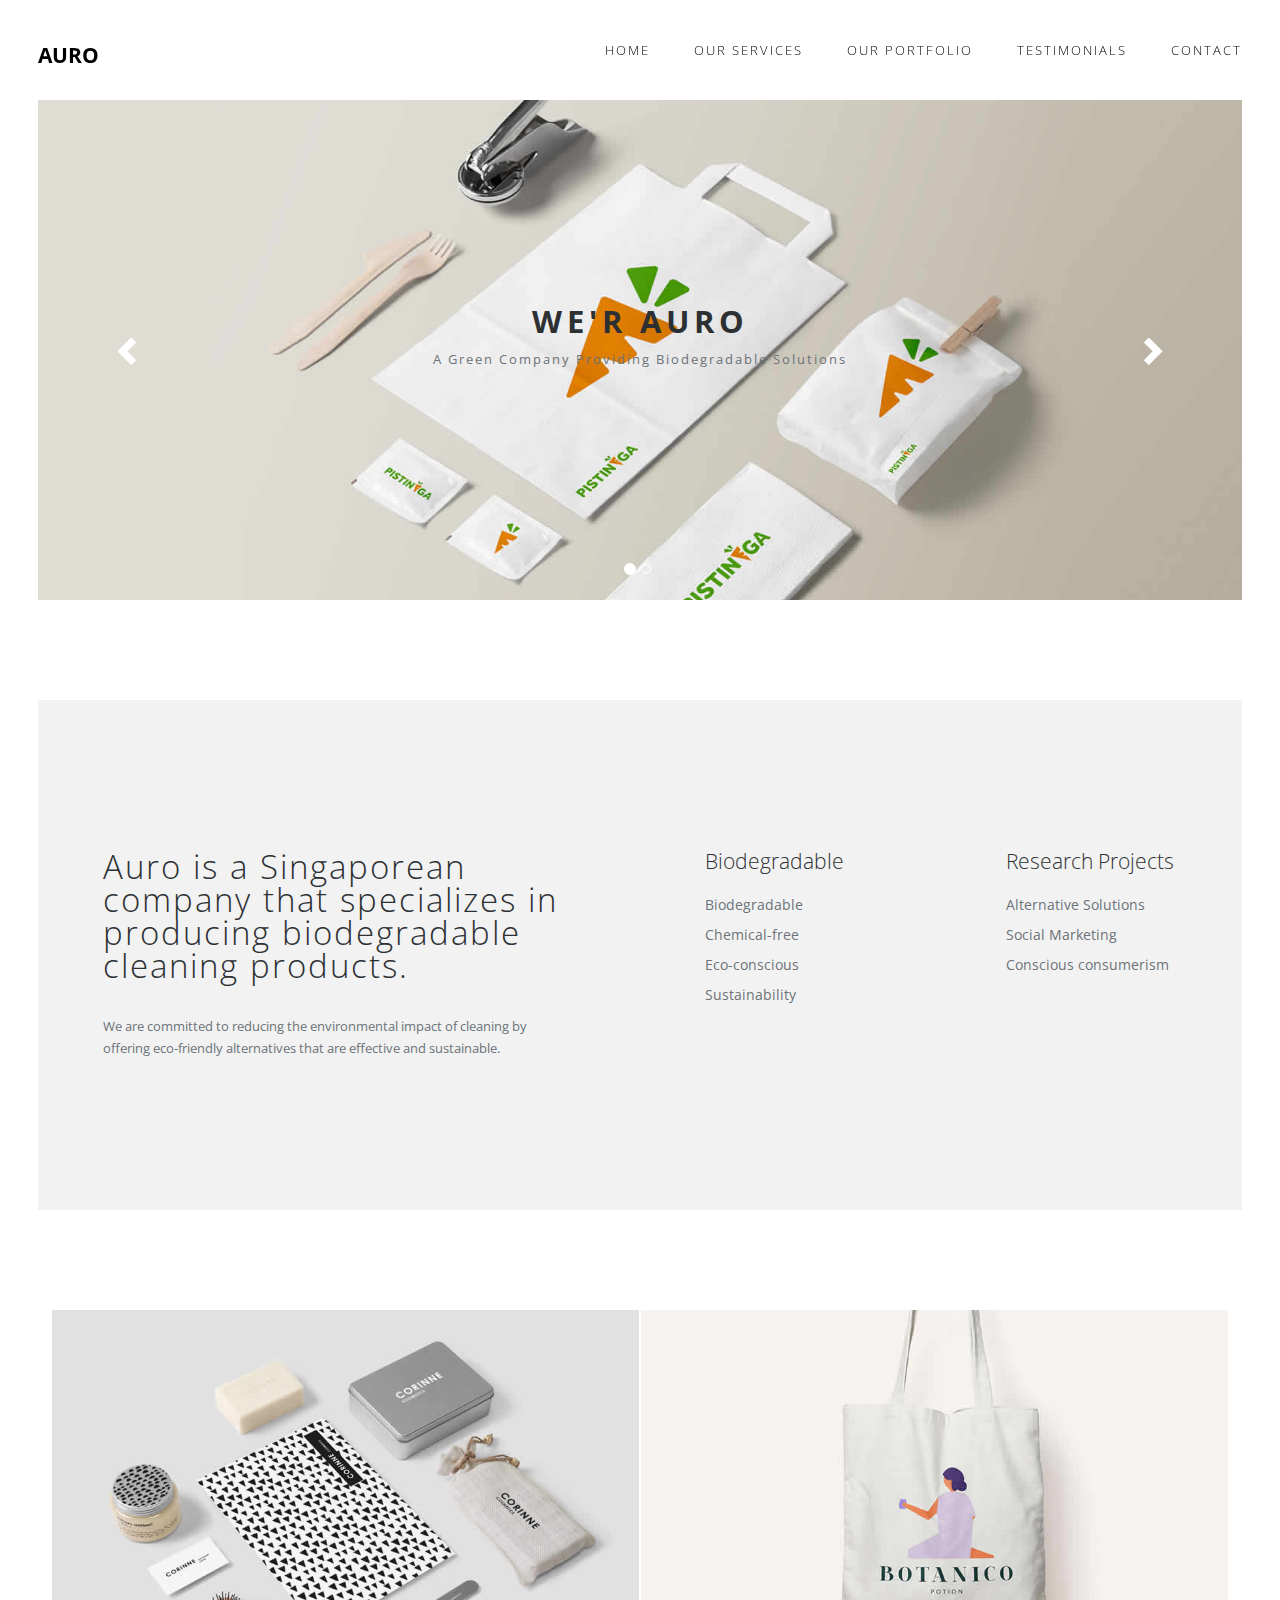
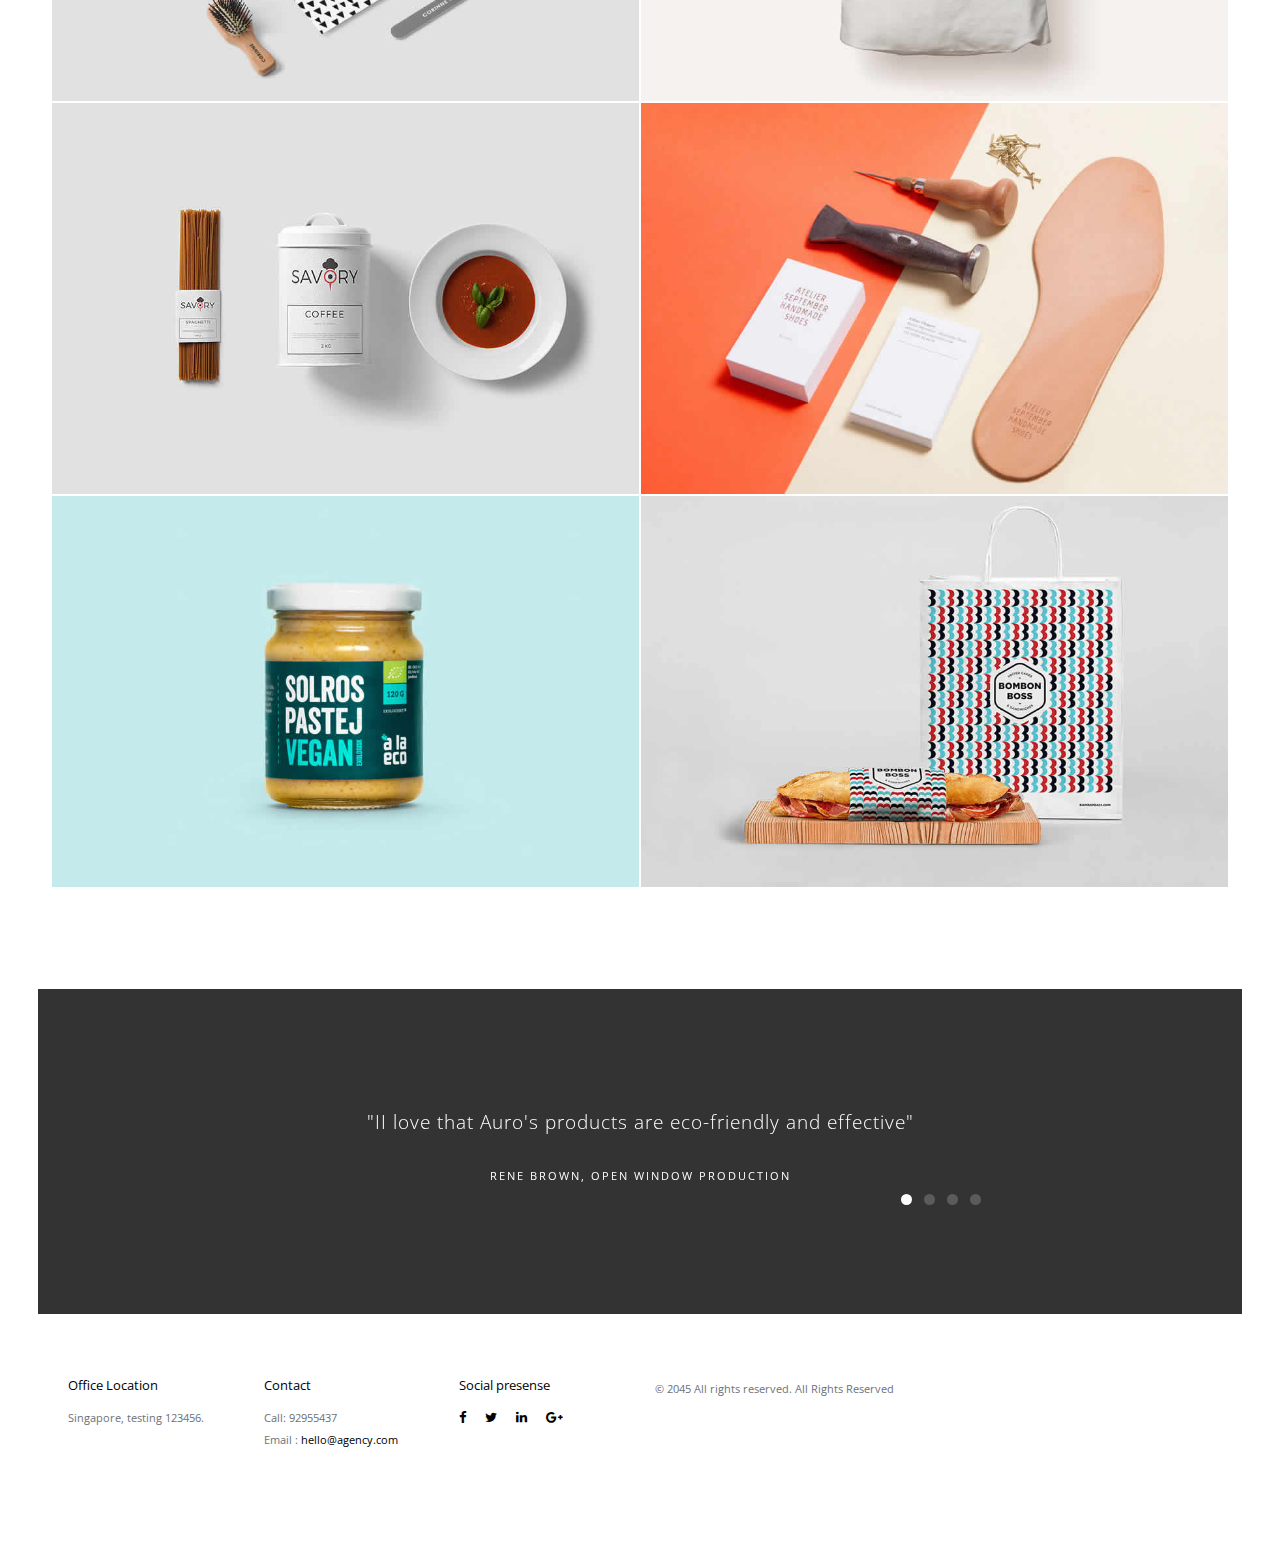
<file: Carrots/index.html>
<!doctype html>
<!--[if lt IE 7]>      <html class="no-js lt-ie9 lt-ie8 lt-ie7" lang=""> <![endif]-->
<!--[if IE 7]>         <html class="no-js lt-ie9 lt-ie8" lang=""> <![endif]-->
<!--[if IE 8]>         <html class="no-js lt-ie9" lang=""> <![endif]-->
<!--[if gt IE 8]><!--> <html class="no-js" lang=""> <!--<![endif]-->

<head>
<meta charset="utf-8">
<meta name="description" content="">
<meta name="viewport" content="width=device-width, initial-scale=1">
<title>Auro - Elegant, Minimal, Creative Bootstrap Template </title>
<link rel="stylesheet" href="css/bootstrap.min.css">
<link rel="stylesheet" href="css/flexslider.css">
<link rel="stylesheet" href="css/main.css">
<link rel="stylesheet" href="css/responsive.css">
<link rel="stylesheet" href="css/animate.min.css">
<link rel="stylesheet" href="https://maxcdn.bootstrapcdn.com/font-awesome/4.4.0/css/font-awesome.min.css">
</head>

<body>

<!-- Header Section -->
<section class="tophead" role="tophead"> 
  <!-- Navigation Section -->
  <header id="header">
    <div class="header-content clearfix"> <a class="logo" href="#">Auro</a>
      <nav class="navigation" role="navigation">
        <ul class="primary-nav">
          <li><a href="#header-slider">Home</a></li>
          <li><a href="#services">Our Services</a></li>
          <li><a href="#portfolio">Our Portfolio</a></li>
          <li><a href="#testimonials">Testimonials</a></li>
          <li><a href="#contact">Contact</a></li>
        </ul>
      </nav>
      <a href="#" class="nav-toggle">Menu<span></span></a> </div>
  </header>
  <!-- Navigation Section --> 
</section>
<!-- Header Section --> 
<!-- Slider Section -->
<section id="header-slider" class="section">
  <div id="myCarousel" class="carousel slide" display= 'flex'
justify-content= 'center' data-ride="carousel"> 
    <!-- Indicators -->
    <ol class="carousel-indicators">
      <li data-target="#myCarousel" data-slide-to="0" class="active"></li>
      <li data-target="#myCarousel" data-slide-to="1"></li>
    </ol>
    <!-- Wrapper for slides -->
    <div class="carousel-inner"  role="listbox">
      <div class="item active"> <img src="images/slider/slid1.jpg"  alt="Chania">
        <div class="carousel-caption">
          <h3>We'r Auro</h3>
          <p>A Green Company Providing Biodegradable Solutions</p>
        </div>
      </div>
      <div class="item"> <img src="images/slider/slid2.jpg" alt="Chania">
        <div class="carousel-caption">
          <h3>Minimalistic Clasics</h3>
          <p>A Singaporean Company</p>
        </div>
      </div>
    </div>
    <!-- Controls --> 
    <a class="left carousel-control" href="#myCarousel" role="button" data-slide="prev"> <span class="glyphicon glyphicon-chevron-left" aria-hidden="true"></span> <span class="sr-only">Previous</span></a> <a class="right carousel-control" href="#myCarousel" role="button" data-slide="next"> <span class="glyphicon glyphicon-chevron-right" aria-hidden="true"></span> <span class="sr-only">Next</span></a></div>
</section>
<!-- Slider Section --> 
<!-- Service Section -->
<section id="services" class="section services">
  <div class="container-fluid">
    <div class="row">
      <div class="col-md-6 col-sm-6">
        <div class="services-content">
          <h4>Auro is a Singaporean company that specializes in producing biodegradable cleaning products. </h4>
          <p>We are committed to reducing the environmental impact of cleaning by offering eco-friendly alternatives that are effective and sustainable.</p>
        </div>
      </div>
      <div class="col-md-3 col-sm-6">
        <div class="services-content">
          <h5>Biodegradable</h5>
          <ul>
            <li><a href="#">Biodegradable</a></li>
            <li><a href="#">Chemical-free</a></li>
            <li><a href="#">Eco-conscious</a></li>
            <li><a href="#">Sustainability</a></li>
          </ul>
        </div>
      </div>
      <div class="col-md-3 col-sm-6">
        <div class="services-content">
          <h5>Research Projects</h5>
          <ul>
            <li><a href="#">Alternative Solutions</a></li>
            <li><a href="#">Social Marketing</a></li>
            <li><a href="#">Conscious consumerism</a></li>
          </ul>
        </div>
      </div>
    </div>
  </div>
</section>
<!-- Service Section --> 

<!-- portfolio grid section -->
<section id="portfolio" class="section portfolio">
  <div class="container-fluid">
    <div class="row">
      <div class="col-sm-6 portfolio-item"> <a href="work-details.html" class="portfolio-link">
        <div class="caption">
          <div class="caption-content">
            <h3>Burshes</h3>
            <h4>Corinne</h4>
          </div>
        </div>
        <img src="images/portfolio/work-1.jpg" class="img-responsive" alt=""> </a> </div>
      <div class="col-sm-6 portfolio-item"> <a href="work-details.html" class="portfolio-link">
        <div class="caption">
          <div class="caption-content">
            <h3>Totes</h3>
            <h4>Botanico</h4>
          </div>
        </div>
        <img src="images/portfolio/work-2.jpg" class="img-responsive" alt=""> </a> </div>
      <div class="col-sm-6 portfolio-item"> <a href="work-details.html" class="portfolio-link">
        <div class="caption">
          <div class="caption-content">
            <h3>Food</h3>
            <h4>Savory</h4>
          </div>
        </div>
        <img src="images/portfolio/work-3.jpg" class="img-responsive" alt=""> </a> </div>
      <div class="col-sm-6 portfolio-item"> <a href="work-details.html" class="portfolio-link">
        <div class="caption">
          <div class="caption-content">
            <h3>Soles</h3>
            <h4>Atelier Handmade Goods</h4>
          </div>
        </div>
        <img src="images/portfolio/work-4.jpg" class="img-responsive" alt=""> </a> </div>
      <div class="col-sm-6 portfolio-item"> <a href="work-details.html" class="portfolio-link">
        <div class="caption">
          <div class="caption-content">
            <h3>Vegan Alternatives</h3>
            <h4>A La Eco</h4>
          </div>
        </div>
        <img src="images/portfolio/work-5.jpg" class="img-responsive" alt=""> </a> </div>
      <div class="col-sm-6 portfolio-item"> <a href="work-details.html" class="portfolio-link">
        <div class="caption">
          <div class="caption-content">
            <h3>Subs</h3>
            <h4>Bombon Boss</h4>
          </div>
        </div>
        <img src="images/portfolio/work-6.jpg" class="img-responsive" alt=""> </a> </div>
    </div>
  </div>
</section>
<!-- portfolio grid section --> 

<!-- Testimonials section -->
<section id="testimonials" class="section testimonials no-padding">
  <div class="container-fluid">
    <div class="row no-gutter">
      <div class="flexslider">
        <ul class="slides">
          <li>
            <div class="col-md-12">
              <blockquote>
                <h1>"II love that Auro's products are eco-friendly and effective" </h1>
                <p>Rene Brown, Open Window production</p>
              </blockquote>
            </div>
          </li>
          <li>
            <div class="col-md-12">
              <blockquote>
                <h1>"Auro's commitment to sustainability is impressive and inspiring." </h1>
                <p>Brain Rice, Lexix Private Limited.</p>
              </blockquote>
            </div>
          </li>
          <li>
            <div class="col-md-12">
              <blockquote>
                <h1>"Switching to Auro's biodegradable products has made me feel better about my impact on the environment." </h1>
                <p>Andi Simond, Global Corporate Inc</p>
              </blockquote>
            </div>
          </li>
          <li>
            <div class="col-md-12">
              <blockquote>
                <h1>"I appreciate that Auro's products are affordable and good for the planet." </h1>
                <p>Kristy Gabbor, Martix Media</p>
              </blockquote>
            </div>
          </li>
        </ul>
      </div>
    </div>
  </div>
</section>
<!-- Testimonials section --> 

<!-- footer section -->
<footer id="contact" class="footer">
  <div class="container-fluid">
    <div class="col-md-2 left">
      <h4>Office Location</h4>
      <p> Singapore, testing 123456.</p>
    </div>
    <div class="col-md-2 left">
      <h4>Contact</h4>
      <p> Call: 92955437 <br>
        Email : <a href="mailto:hello@agency.com"> hello@agency.com </a></p>
    </div>
    <div class="col-md-2 left">
      <h4>Social presense</h4>
      <ul class="footer-share">
        <li><a href="#"><i class="fa fa-facebook"></i></a></li>
        <li><a href="#"><i class="fa fa-twitter"></i></a></li>
        <li><a href="#"><i class="fa fa-linkedin"></i></a></li>
        <li><a href="#"><i class="fa fa-google-plus"></i></a></li>
      </ul>
    </div>
    <div class="col-md-6 right">
      <p>© 2045 All rights reserved. All Rights Reserved<br>

    </div>
  </div>
</footer>
<!-- footer section --> 

<!-- JS FILES --> 
<script src="https://ajax.googleapis.com/ajax/libs/jquery/1.11.3/jquery.min.js"></script> 
<script src="js/bootstrap.min.js"></script> 
<script src="js/jquery.flexslider-min.js"></script> 
<script src="js/retina.min.js"></script> 
<script src="js/modernizr.js"></script> 
<script src="js/main.js"></script>
</body>
</html>
</file>
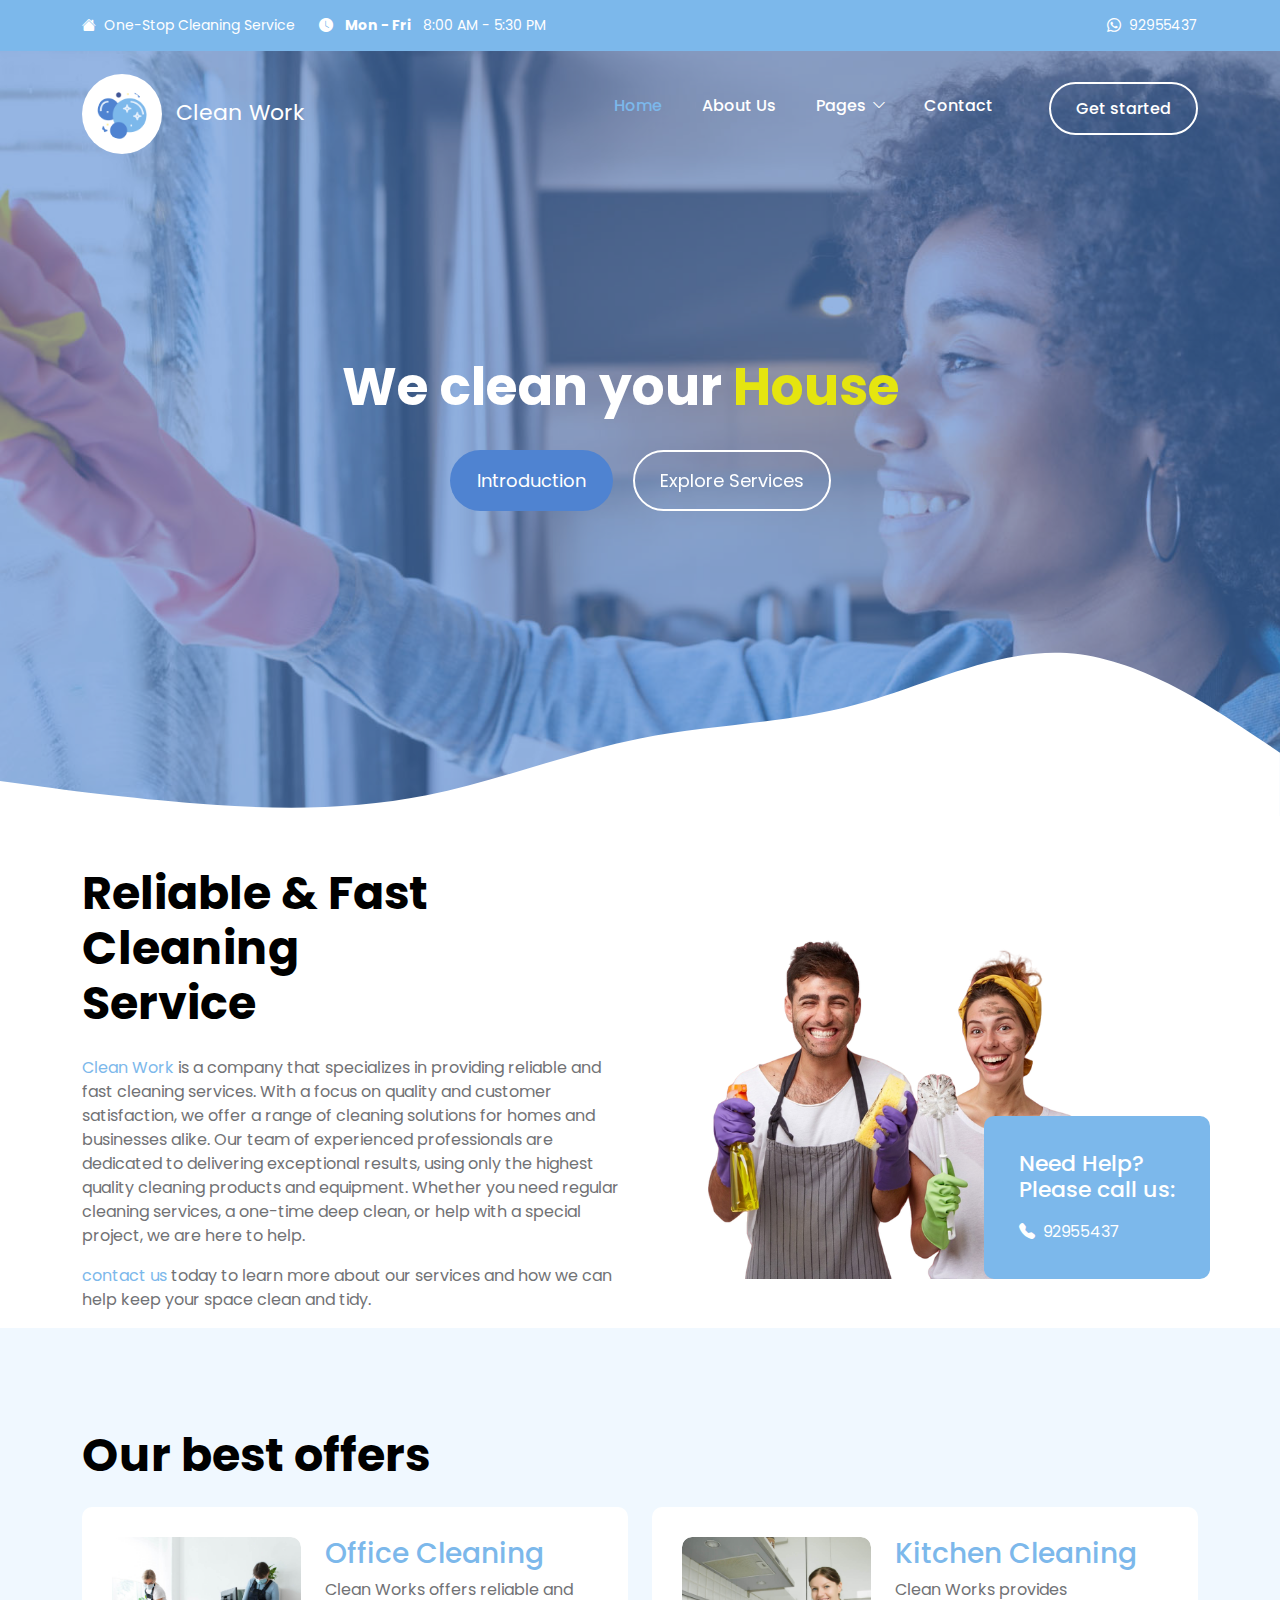
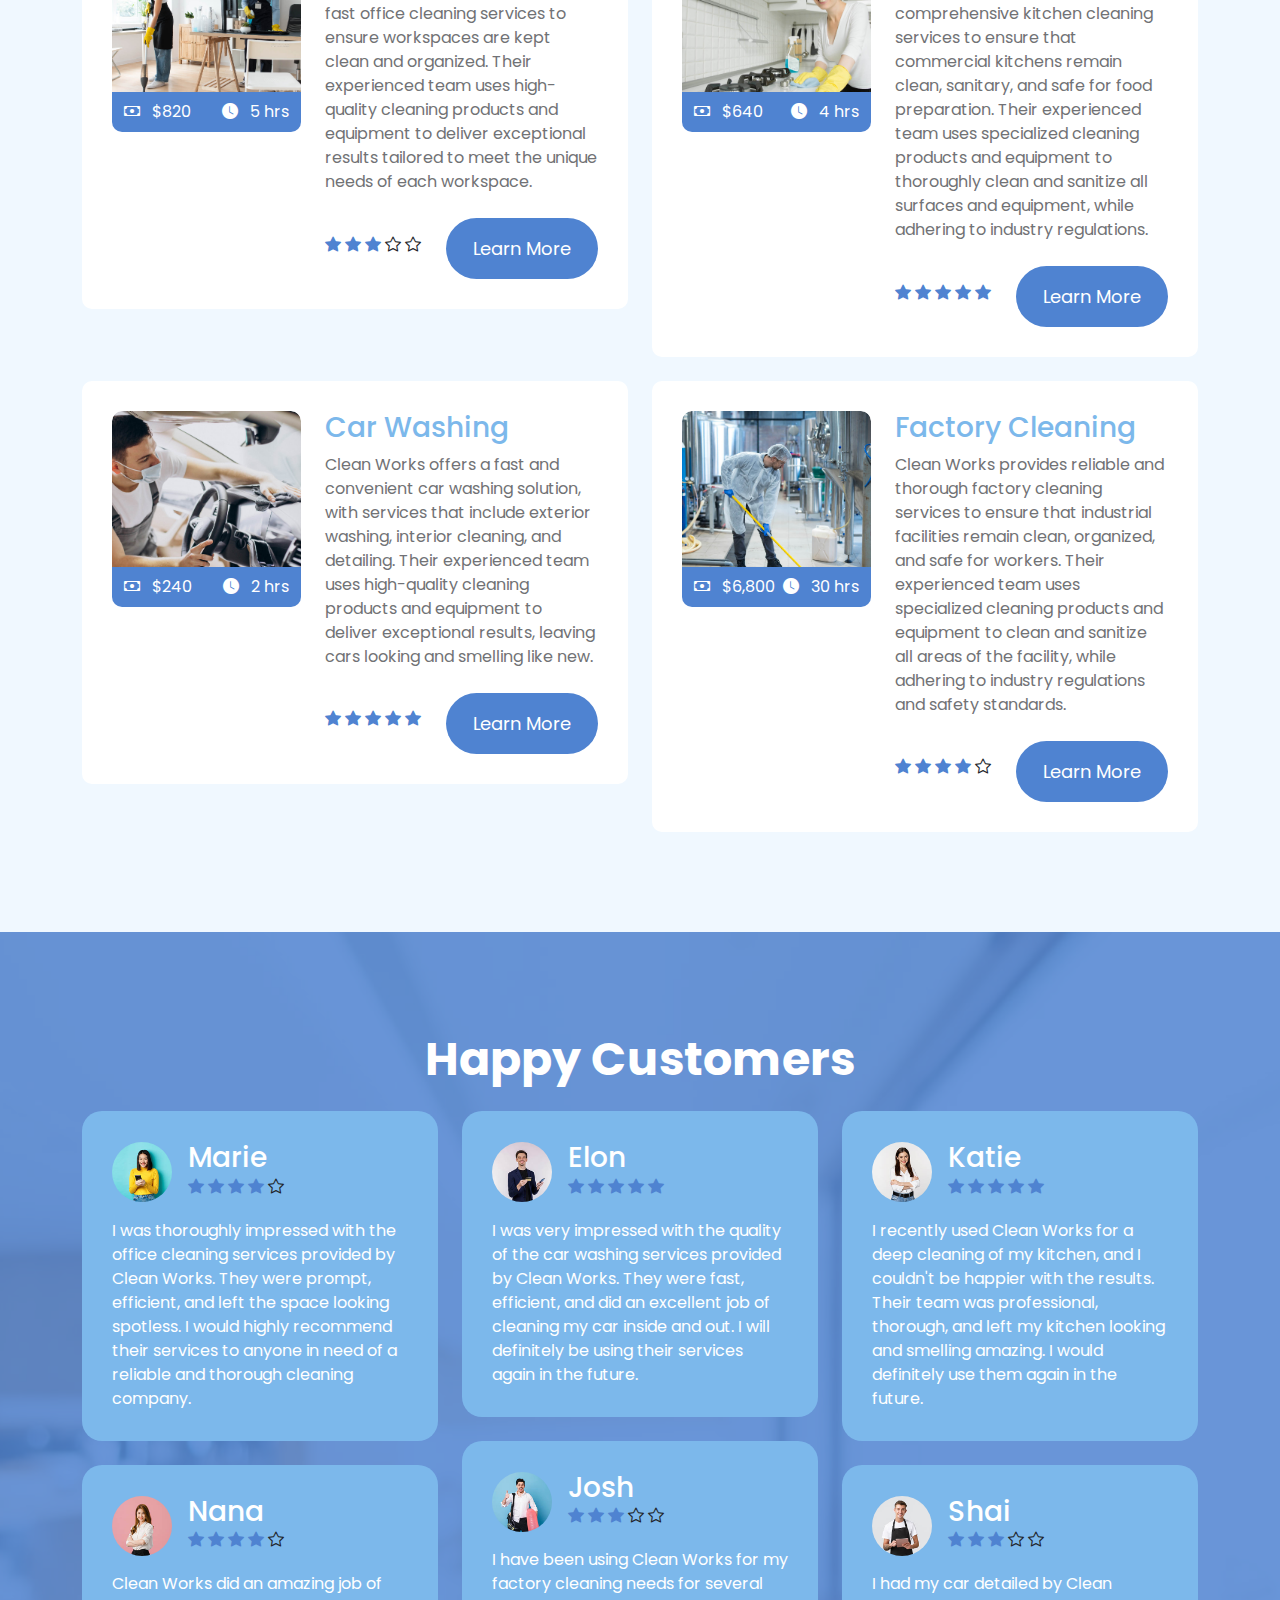
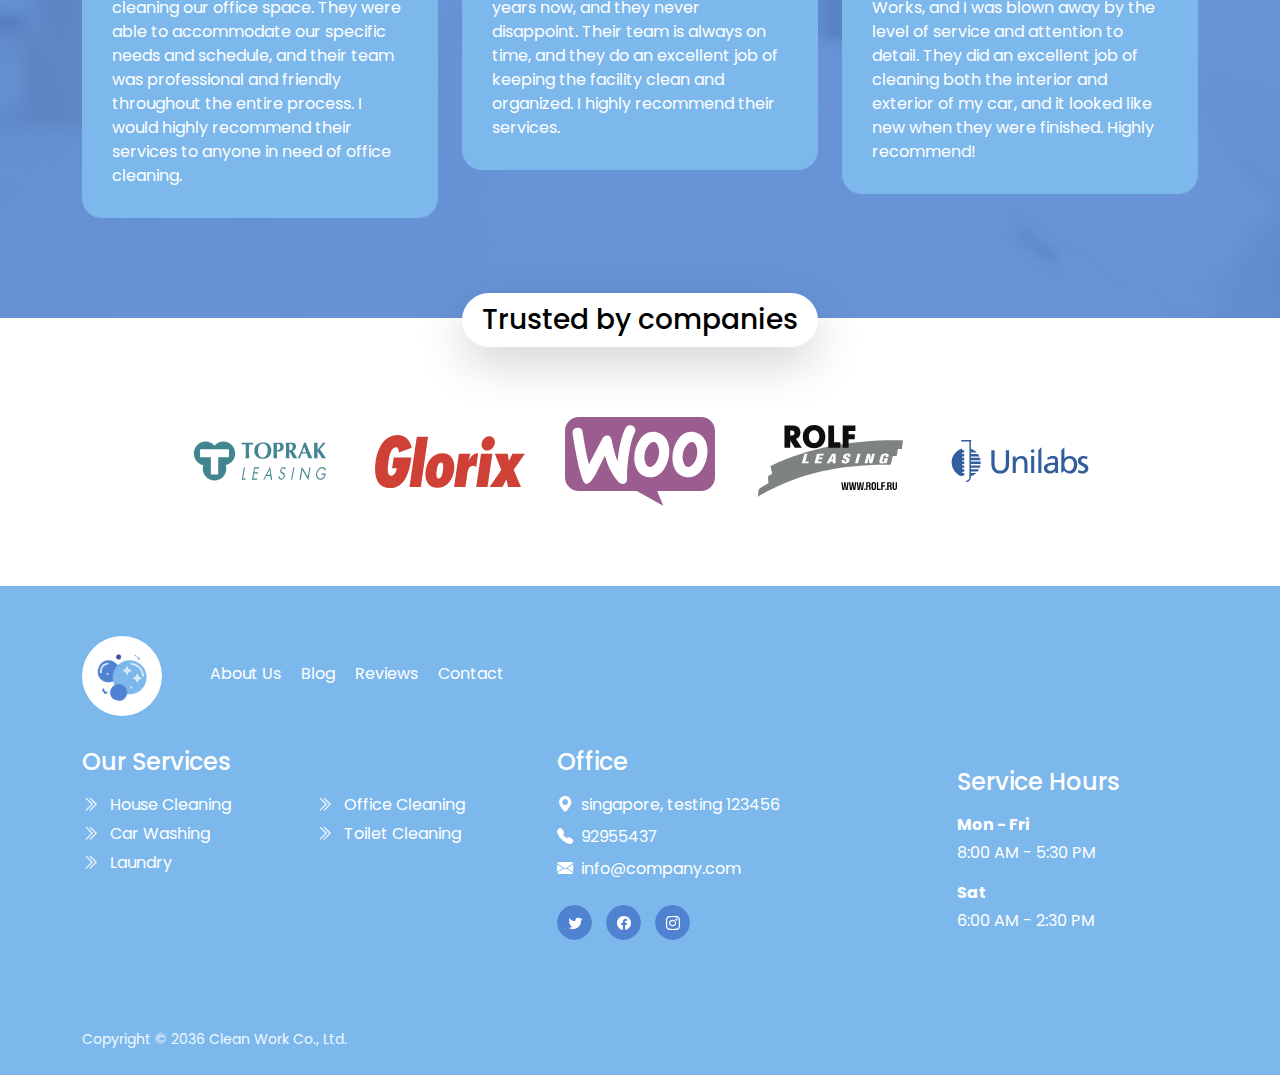
<file: Cleaning_Services/index.html>
<!doctype html>
<html lang="en">
    <head>
        <meta charset="utf-8">
        <meta name="viewport" content="width=device-width, initial-scale=1">

        <meta name="description" content="">
        <meta name="author" content="">

        <title>Clean Work HTML CSS Template</title>

        <!-- CSS FILES -->        
        <link rel="preconnect" href="https://fonts.googleapis.com">
        
        <link rel="preconnect" href="https://fonts.gstatic.com" crossorigin>
        
        <link href="https://fonts.googleapis.com/css2?family=Poppins:ital,wght@0,400;0,500;0,700;1,400&display=swap" rel="stylesheet">

        <link href="css/bootstrap.min.css" rel="stylesheet">

        <link href="css/bootstrap-icons.css" rel="stylesheet">

        <link href="css/tooplate-clean-work.css" rel="stylesheet">

<!--

Tooplate 2132 Clean Work

https://www.tooplate.com/view/2132-clean-work

Free Bootstrap 5 HTML Template

-->
    </head>
    
    <body>

        <header class="site-header">
            <div class="container">
                <div class="row">
                    
                    <div class="col-lg-12 col-12 d-flex flex-wrap">
                        <p class="d-flex me-4 mb-0">
                            <i class="bi-house-fill me-2"></i>
                            One-Stop Cleaning Service
                        </p>

                        <p class="d-flex d-lg-block d-md-block d-none me-4 mb-0">
                            <i class="bi-clock-fill me-2"></i>
                            <strong class="me-2">Mon - Fri</strong> 8:00 AM - 5:30 PM
                        </p>

                        <p class="site-header-icon-wrap text-white d-flex mb-0 ms-auto">
                            <i class="site-header-icon bi-whatsapp me-2"></i>

                            <a href="tel: 110-220-9800" class="text-white">
                                92955437
                            </a>
                        </p>
                    </div>

                </div>
            </div>
        </header>

        <nav class="navbar navbar-expand-lg">
            <div class="container">
                <a class="navbar-brand" href="index.html">
                    <img src="images/bubbles.png" class="logo img-fluid" alt="">

                    <span class="ms-2">Clean Work</span>
                </a>

                <button class="navbar-toggler" type="button" data-bs-toggle="collapse" data-bs-target="#navbarNav" aria-controls="navbarNav" aria-expanded="false" aria-label="Toggle navigation">
                    <span class="navbar-toggler-icon"></span>
                </button>

                <div class="collapse navbar-collapse" id="navbarNav">
                    <ul class="navbar-nav ms-auto">
                        <li class="nav-item">
                            <a class="nav-link active" href="index.html">Home</a>
                        </li>

                        <li class="nav-item">
                            <a class="nav-link" href="about.html">About Us</a>
                        </li>

                        <li class="nav-item dropdown">
                            <a class="nav-link dropdown-toggle" href="#section_5" id="navbarLightDropdownMenuLink" role="button" data-bs-toggle="dropdown" aria-expanded="false">Pages</a>

                            <ul class="dropdown-menu dropdown-menu-light" aria-labelledby="navbarLightDropdownMenuLink">
                                <li><a class="dropdown-item" href="services.html">Our Services</a></li>

                                <li><a class="dropdown-item" href="coming-soon.html">Coming Soon</a></li>

                                <li><a class="dropdown-item" href="page-404.html">Page 404</a></li>
                            </ul>
                        </li>

                        <li class="nav-item">
                            <a class="nav-link" href="contact.html">Contact</a>
                        </li>

                        <li class="nav-item ms-3">
                            <a class="nav-link custom-btn custom-border-btn custom-btn-bg-white btn" href="#">Get started</a>
                        </li>
                    </ul>
                </div>
            </div>
        </nav>

        <main>

            <section class="hero-section hero-section-full-height d-flex justify-content-center align-items-center">
                <div class="section-overlay"></div>

                <div class="container">
                    <div class="row">

                        <div class="col-lg-7 col-12 text-center mx-auto">
                            <h1 class="cd-headline rotate-1 text-white mb-4 pb-2">
                                <span>We clean your</span>
                                <span class="cd-words-wrapper">
                                    <b class="is-visible">House</b>
                                    <b>Office</b>
                                    <b>Kitchen</b>
                                </span>
                            </h1>

                            <a class="custom-btn btn button button--atlas smoothscroll me-3" href="#intro-section">
                                <span>Introduction</span>

                                <div class="marquee" aria-hidden="true">
                                    <div class="marquee__inner">
                                        <span>Introduction</span>
                                        <span>Introduction</span>
                                        <span>Introduction</span>
                                        <span>Introduction</span>
                                    </div>
                                </div>
                            </a>

                            <a class="custom-btn custom-border-btn custom-btn-bg-white btn button button--pan smoothscroll" href="#services-section">
                                <span>Explore Services</span>
                            </a>
                        </div>

                    </div>
                </div>

                <svg xmlns="http://www.w3.org/2000/svg" viewBox="0 0 1440 320"><path fill="#ffffff" fill-opacity="1" d="M0,224L40,229.3C80,235,160,245,240,250.7C320,256,400,256,480,240C560,224,640,192,720,176C800,160,880,160,960,138.7C1040,117,1120,75,1200,80C1280,85,1360,139,1400,165.3L1440,192L1440,320L1400,320C1360,320,1280,320,1200,320C1120,320,1040,320,960,320C880,320,800,320,720,320C640,320,560,320,480,320C400,320,320,320,240,320C160,320,80,320,40,320L0,320Z"></path></svg>
            </section>


            <section class="intro-section" id="intro-section">
                <div class="container">
                    <div class="row justify-content-lg-center align-items-center">

                        <div class="col-lg-6 col-12">
                            <h2 class="mb-4">Reliable &amp; Fast Cleaning <br> Service</h2>

                            <p><a href="#">Clean Work</a> is a company that specializes in providing reliable and fast cleaning services. With a focus on quality and customer satisfaction, we offer a range of cleaning solutions for homes and businesses alike. Our team of experienced professionals are dedicated to delivering exceptional results, using only the highest quality cleaning products and equipment. Whether you need regular cleaning services, a one-time deep clean, or help with a special project, we are here to help.</p>
                            <p><a href="https://www.tooplate.com/contact" target="_blank">contact us</a> today to learn more about our services and how we can help keep your space clean and tidy.</p>
                        </div>

                        <div class="col-lg-6 col-12 custom-block-wrap">
                            <img src="images/male-wearing-apron-female-white-t-shirt-smiling-broadly-being-glad-clean.png" class="img-fluid">

                            <div class="custom-block d-flex flex-column">
                                <h6 class="text-white mb-3">Need Help? <br> Please call us:</h6>

                                <p class="d-flex mb-0">
                                    <i class="bi-telephone-fill custom-icon me-2"></i>

                                    <a href="tel: 110-220-9800">
                                        92955437
                                    </a>
                                </p>
                            </div>
                        </div>

                    </div>
                </div>
            </section>


            <section class="services-section section-padding section-bg" id="services-section">                
                <div class="container">
                    <div class="row">

                        <div class="col-lg-12 col-12">
                            <h2 class="mb-4">Our best offers</h2>
                        </div>

                        <div class="col-lg-6 col-12">
                            <div class="services-thumb">
                                <div class="row">
                                    <div class="col-lg-5 col-md-5 col-12">
                                        <div class="services-image-wrap">
                                            <a href="services-detail.html">
                                                <img src="images/services/people-taking-care-office-cleaning.jpg" class="services-image img-fluid" alt="">
                                                <img src="images/services/person-taking-care-office.jpg" class="services-image services-image-hover img-fluid" alt="">

                                                <div class="services-icon-wrap">
                                                    <div class="d-flex justify-content-between align-items-center">
                                                        <p class="text-white mb-0">
                                                            <i class="bi-cash me-2"></i>
                                                            $820
                                                        </p>

                                                        <p class="text-white mb-0">
                                                            <i class="bi-clock-fill me-2"></i>
                                                            5 hrs
                                                        </p>
                                                    </div>                                                    
                                                </div>
                                            </a>
                                        </div>
                                    </div>

                                    <div class="col-lg-7 col-md-7 col-12 d-flex align-items-center">
                                        <div class="services-info mt-4 mt-lg-0 mt-md-0">
                                            <h4 class="services-title mb-1 mb-lg-2">
                                                <a class="services-title-link" href="services-detail.html">Office Cleaning</a>
                                            </h4>

                                            <p>Clean Works offers reliable and fast office cleaning services to ensure workspaces are kept clean and organized. Their experienced team uses high-quality cleaning products and equipment to deliver exceptional results tailored to meet the unique needs of each workspace.</p>

                                            <div class="d-flex flex-wrap align-items-center">
                                                <div class="reviews-icons">
                                                    <i class="bi-star-fill"></i>
                                                    <i class="bi-star-fill"></i>
                                                    <i class="bi-star-fill"></i>
                                                    <i class="bi-star"></i>
                                                    <i class="bi-star"></i>
                                                </div>

                                                <a href="services-detail.html" class="custom-btn btn button button--atlas mt-2 ms-auto">
                                                    <span>Learn More</span>

                                                    <div class="marquee" aria-hidden="true">
                                                        <div class="marquee__inner">
                                                            <span>Learn More</span>
                                                            <span>Learn More</span>
                                                            <span>Learn More</span>
                                                            <span>Learn More</span>
                                                        </div>
                                                    </div>
                                                </a>
                                            </div>
                                        </div>
                                    </div>
                                </div>
                            </div>
                        </div>

                        <div class="col-lg-6 col-12">
                            <div class="services-thumb">
                                <div class="row">
                                    <div class="col-lg-5 col-md-5 col-12">
                                        <div class="services-image-wrap">
                                            <a href="services-detail.html">
                                                <img src="images/services/young-smiling-woman-wearing-rubber-gloves-cleaning-stove.jpg" class="services-image img-fluid" alt="">
                                                <img src="images/services/woman-holding-rag-detergent-cleaning-cooker.jpg" class="services-image services-image-hover img-fluid" alt="">

                                                <div class="services-icon-wrap">
                                                    <div class="d-flex justify-content-between align-items-center">
                                                        <p class="text-white mb-0">
                                                            <i class="bi-cash me-2"></i>
                                                            $640
                                                        </p>

                                                        <p class="text-white mb-0">
                                                            <i class="bi-clock-fill me-2"></i>
                                                            4 hrs
                                                        </p>
                                                    </div>                                                    
                                                </div>
                                            </a>
                                        </div>
                                    </div>

                                    <div class="col-lg-7 col-md-7 col-12 d-flex align-items-center">
                                        <div class="services-info mt-4 mt-lg-0 mt-md-0">
                                            <h4 class="services-title mb-1 mb-lg-2">
                                                <a class="services-title-link" href="services-detail.html">Kitchen Cleaning</a>
                                            </h4>

                                            <p>Clean Works provides comprehensive kitchen cleaning services to ensure that commercial kitchens remain clean, sanitary, and safe for food preparation. Their experienced team uses specialized cleaning products and equipment to thoroughly clean and sanitize all surfaces and equipment, while adhering to industry regulations.</p>

                                            <div class="d-flex flex-wrap align-items-center">
                                                <div class="reviews-icons">
                                                    <i class="bi-star-fill"></i>
                                                    <i class="bi-star-fill"></i>
                                                    <i class="bi-star-fill"></i>
                                                    <i class="bi-star-fill"></i>
                                                    <i class="bi-star-fill"></i>
                                                </div>

                                                <a href="services-detail.html" class="custom-btn btn button button--atlas mt-2 ms-auto">
                                                    <span>Learn More</span>

                                                    <div class="marquee" aria-hidden="true">
                                                        <div class="marquee__inner">
                                                            <span>Learn More</span>
                                                            <span>Learn More</span>
                                                            <span>Learn More</span>
                                                            <span>Learn More</span>
                                                        </div>
                                                    </div>
                                                </a>
                                            </div>
                                        </div>
                                    </div>
                                </div>
                            </div>
                        </div>

                        <div class="col-lg-6 col-12">
                            <div class="services-thumb mb-lg-0">
                                <div class="row">
                                    <div class="col-lg-5 col-md-5 col-12">
                                        <div class="services-image-wrap">
                                            <a href="services-detail.html">
                                                <img src="images/services/man-polishing-car-inside-car-service.jpg" class="services-image img-fluid" alt="">
                                                <img src="images/services/man-polishing-car-inside.jpg" class="services-image services-image-hover img-fluid" alt="">

                                                <div class="services-icon-wrap">
                                                    <div class="d-flex justify-content-between align-items-center">
                                                        <p class="text-white mb-0">
                                                            <i class="bi-cash me-2"></i>
                                                            $240
                                                        </p>

                                                        <p class="text-white mb-0">
                                                            <i class="bi-clock-fill me-2"></i>
                                                            2 hrs
                                                        </p>
                                                    </div>                                                    
                                                </div>
                                            </a>
                                        </div>
                                    </div>

                                    <div class="col-lg-7 col-md-7 col-12 d-flex align-items-center">
                                        <div class="services-info mt-4 mt-lg-0 mt-md-0">
                                            <h4 class="services-title mb-1 mb-lg-2">
                                                <a class="services-title-link" href="services-detail.html">Car Washing</a>
                                            </h4>

                                            <p>Clean Works offers a fast and convenient car washing solution, with services that include exterior washing, interior cleaning, and detailing. Their experienced team uses high-quality cleaning products and equipment to deliver exceptional results, leaving cars looking and smelling like new.</p>

                                            <div class="d-flex flex-wrap align-items-center">
                                                <div class="reviews-icons">
                                                    <i class="bi-star-fill"></i>
                                                    <i class="bi-star-fill"></i>
                                                    <i class="bi-star-fill"></i>
                                                    <i class="bi-star-fill"></i>
                                                    <i class="bi-star-fill"></i>
                                                </div>

                                                <a href="services-detail.html" class="custom-btn btn button button--atlas mt-2 ms-auto">
                                                    <span>Learn More</span>

                                                    <div class="marquee" aria-hidden="true">
                                                        <div class="marquee__inner">
                                                            <span>Learn More</span>
                                                            <span>Learn More</span>
                                                            <span>Learn More</span>
                                                            <span>Learn More</span>
                                                        </div>
                                                    </div>
                                                </a>
                                            </div>
                                        </div>
                                    </div>
                                </div>
                            </div>
                        </div>

                        <div class="col-lg-6 col-12">
                            <div class="services-thumb mb-lg-0">
                                <div class="row">
                                    <div class="col-lg-5 col-md-5 col-12">
                                        <div class="services-image-wrap">
                                            <a href="services-detail.html">
                                                <img src="images/services/professional-industrial-cleaner-protective-uniform-cleaning-floor-food-processing-plant.jpg" class="services-image img-fluid" alt="">
                                                <img src="images/services/close-up-mop-cleaning-industrial-plant-floor.jpg" class="services-image services-image-hover img-fluid" alt="">

                                                <div class="services-icon-wrap">
                                                    <div class="d-flex justify-content-between align-items-center">
                                                        <p class="text-white mb-0">
                                                            <i class="bi-cash me-2"></i>
                                                            $6,800
                                                        </p>

                                                        <p class="text-white mb-0">
                                                            <i class="bi-clock-fill me-2"></i>
                                                            30 hrs
                                                        </p>
                                                    </div>                                                    
                                                </div>
                                            </a>
                                        </div>
                                    </div>

                                    <div class="col-lg-7 col-md-7 col-12 d-flex align-items-center">
                                        <div class="services-info mt-4 mt-lg-0 mt-md-0">
                                            <h4 class="services-title mb-1 mb-lg-2">
                                                <a class="services-title-link" href="services-detail.html">Factory Cleaning</a>
                                            </h4>

                                            <p>Clean Works provides reliable and thorough factory cleaning services to ensure that industrial facilities remain clean, organized, and safe for workers. Their experienced team uses specialized cleaning products and equipment to clean and sanitize all areas of the facility, while adhering to industry regulations and safety standards.</p>

                                            <div class="d-flex flex-wrap align-items-center">
                                                <div class="reviews-icons">
                                                    <i class="bi-star-fill"></i>
                                                    <i class="bi-star-fill"></i>
                                                    <i class="bi-star-fill"></i>
                                                    <i class="bi-star-fill"></i>
                                                    <i class="bi-star"></i>
                                                </div>

                                                <a href="services-detail.html" class="custom-btn btn button button--atlas mt-2 ms-auto">
                                                    <span>Learn More</span>

                                                    <div class="marquee" aria-hidden="true">
                                                        <div class="marquee__inner">
                                                            <span>Learn More</span>
                                                            <span>Learn More</span>
                                                            <span>Learn More</span>
                                                            <span>Learn More</span>
                                                        </div>
                                                    </div>
                                                </a>
                                            </div>
                                        </div>
                                    </div>
                                </div>
                            </div>
                        </div>

                    </div>
                </div>
            </section>


            <section class="testimonial-section section-padding section-bg">
                <div class="section-overlay"></div>

                <div class="container">
                    <div class="row">

                        <div class="col-lg-12 col-12 text-center">
                            <h2 class="text-white mb-4">Happy Customers</h2>
                        </div>

                        <div class="col-lg-4 col-12">
                            <div class="featured-block">
                                <div class="d-flex align-items-center mb-3">
                                    <img src="images/avatar/happy-customer-01.jpg" class="avatar-image img-fluid">

                                    <div class="ms-3">
                                        <h4 class="mb-0">Marie</h4>

                                        <div class="reviews-icons mb-1">
                                            <i class="bi-star-fill"></i>
                                            <i class="bi-star-fill"></i>
                                            <i class="bi-star-fill"></i>
                                            <i class="bi-star-fill"></i>
                                            <i class="bi-star"></i>
                                        </div>
                                    </div>
                                </div>

                                <p class="mb-0">I was thoroughly impressed with the office cleaning services provided by Clean Works. They were prompt, efficient, and left the space looking spotless. I would highly recommend their services to anyone in need of a reliable and thorough cleaning company.</p>
                            </div>

                            <div class="featured-block mb-lg-0">
                                <div class="d-flex align-items-center mb-3">
                                    <img src="images/avatar/happy-customer-02.jpg" class="avatar-image img-fluid">

                                    <div class="ms-3">
                                        <h4 class="mb-0">Nana</h4>

                                        <div class="reviews-icons mb-1">
                                            <i class="bi-star-fill"></i>
                                            <i class="bi-star-fill"></i>
                                            <i class="bi-star-fill"></i>
                                            <i class="bi-star-fill"></i>
                                            <i class="bi-star"></i>
                                        </div>
                                    </div>
                                </div>

                                <p class="mb-0">Clean Works did an amazing job of cleaning our office space. They were able to accommodate our specific needs and schedule, and their team was professional and friendly throughout the entire process. I would highly recommend their services to anyone in need of office cleaning.</p>
                            </div>
                        </div>

                        <div class="col-lg-4 col-12">
                            <div class="featured-block">
                                <div class="d-flex align-items-center mb-3">
                                    <img src="images/avatar/happy-customer-03.jpg" class="avatar-image img-fluid">

                                    <div class="ms-3">
                                        <h4 class="mb-0">Elon</h4>

                                        <div class="reviews-icons mb-1">
                                            <i class="bi-star-fill"></i>
                                            <i class="bi-star-fill"></i>
                                            <i class="bi-star-fill"></i>
                                            <i class="bi-star-fill"></i>
                                            <i class="bi-star-fill"></i>
                                        </div>
                                    </div>
                                </div>

                                <p class="mb-0">I was very impressed with the quality of the car washing services provided by Clean Works. They were fast, efficient, and did an excellent job of cleaning my car inside and out. I will definitely be using their services again in the future.</p>
                            </div>

                            <div class="featured-block mb-lg-0">
                                <div class="d-flex align-items-center mb-3">
                                    <img src="images/avatar/happy-customer-04.jpg" class="avatar-image img-fluid">

                                    <div class="ms-3">
                                        <h4 class="mb-0">Josh</h4>

                                        <div class="reviews-icons mb-1">
                                            <i class="bi-star-fill"></i>
                                            <i class="bi-star-fill"></i>
                                            <i class="bi-star-fill"></i>
                                            <i class="bi-star"></i>
                                            <i class="bi-star"></i>
                                        </div>
                                    </div>
                                </div>

                                <p class="mb-0">I have been using Clean Works for my factory cleaning needs for several years now, and they never disappoint. Their team is always on time, and they do an excellent job of keeping the facility clean and organized. I highly recommend their services.</p>
                            </div>
                        </div>

                        <div class="col-lg-4 col-12">
                            <div class="featured-block">
                                <div class="d-flex align-items-center mb-3">
                                    <img src="images/avatar/happy-customer-05.jpg" class="avatar-image img-fluid">

                                    <div class="ms-3">
                                        <h4 class="mb-0">Katie</h4>

                                        <div class="reviews-icons mb-1">
                                            <i class="bi-star-fill"></i>
                                            <i class="bi-star-fill"></i>
                                            <i class="bi-star-fill"></i>
                                            <i class="bi-star-fill"></i>
                                            <i class="bi-star-fill"></i>
                                        </div>
                                    </div>
                                </div>

                                <p class="mb-0">I recently used Clean Works for a deep cleaning of my kitchen, and I couldn't be happier with the results. Their team was professional, thorough, and left my kitchen looking and smelling amazing. I would definitely use them again in the future.</p>
                            </div>

                            <div class="featured-block mb-lg-0">
                                <div class="d-flex align-items-center mb-3">
                                    <img src="images/avatar/happy-customer-06.jpg" class="avatar-image img-fluid">

                                    <div class="ms-3">
                                        <h4 class="mb-0">Shai</h4>

                                        <div class="reviews-icons mb-1">
                                            <i class="bi-star-fill"></i>
                                            <i class="bi-star-fill"></i>
                                            <i class="bi-star-fill"></i>
                                            <i class="bi-star"></i>
                                            <i class="bi-star"></i>
                                        </div>
                                    </div>
                                </div>

                                <p class="mb-0">I had my car detailed by Clean Works, and I was blown away by the level of service and attention to detail. They did an excellent job of cleaning both the interior and exterior of my car, and it looked like new when they were finished. Highly recommend!</p>
                            </div>
                        </div>

                    </div>
                </div>
            </section>


            <section class="partners-section">
                <div class="container">
                    <div class="row justify-content-center align-items-center">

                        <div class="col-lg-12 col-12">
                            <h4 class="partners-section-title bg-white shadow-lg">Trusted by companies</h4>
                        </div>

                        <div class="col-lg-2 col-md-4 col-6">
                            <img src="images/partners/toprak-leasing.svg" class="partners-image img-fluid">
                        </div>

                        <div class="col-lg-2 col-md-4 col-6">
                            <img src="images/partners/glorix.svg" class="partners-image img-fluid">
                        </div>

                        <div class="col-lg-2 col-md-4 col-6">
                            <img src="images/partners/woocommerce.svg" class="partners-image img-fluid">
                        </div>

                        <div class="col-lg-2 col-md-4 col-6">
                            <img src="images/partners/rolf-leasing.svg" class="partners-image img-fluid">
                        </div>

                        <div class="col-lg-2 col-md-4 col-6">
                            <img src="images/partners/unilabs.svg" class="partners-image img-fluid">
                        </div>

                    </div>
                </div>
            </section>
        </main>


        <footer class="site-footer">
            <div class="container">
                <div class="row">

                    <div class="col-lg-12 col-12 d-flex align-items-center mb-4 pb-2">
                        <div>
                            <img src="images/bubbles.png" class="logo img-fluid" alt="">
                        </div>

                        <ul class="footer-menu d-flex flex-wrap ms-5">
                            <li class="footer-menu-item"><a href="#" class="footer-menu-link">About Us</a></li>

                            <li class="footer-menu-item"><a href="#" class="footer-menu-link">Blog</a></li>

                            <li class="footer-menu-item"><a href="#" class="footer-menu-link">Reviews</a></li>

                            <li class="footer-menu-item"><a href="#" class="footer-menu-link">Contact</a></li>
                        </ul>
                    </div>

                    <div class="col-lg-5 col-12 mb-4 mb-lg-0">
                        <h5 class="site-footer-title mb-3">Our Services</h5>

                        <ul class="footer-menu">
                            <li class="footer-menu-item">
                                <a href="#" class="footer-menu-link">
                                    <i class="bi-chevron-double-right footer-menu-link-icon me-2"></i>
                                    House Cleaning
                                </a>
                            </li>

                            <li class="footer-menu-item">
                                <a href="#" class="footer-menu-link">
                                    <i class="bi-chevron-double-right footer-menu-link-icon me-2"></i>
                                    Car Washing
                                </a>
                            </li>

                            <li class="footer-menu-item">
                                <a href="#" class="footer-menu-link">
                                    <i class="bi-chevron-double-right footer-menu-link-icon me-2"></i>
                                    Laundry
                                </a>
                            </li>

                            <li class="footer-menu-item">
                                <a href="#" class="footer-menu-link">
                                    <i class="bi-chevron-double-right footer-menu-link-icon me-2"></i>
                                    Office Cleaning
                                </a>
                            </li>

                            <li class="footer-menu-item">
                                <a href="#" class="footer-menu-link">
                                    <i class="bi-chevron-double-right footer-menu-link-icon me-2"></i>
                                    Toilet Cleaning
                                </a>
                            </li>
                        </ul>
                    </div>

                    <div class="col-lg-4 col-md-6 col-12 mb-4 mb-lg-0 mb-md-0">
                        <h5 class="site-footer-title mb-3">Office</h5>

                        <p class="text-white d-flex mt-3 mb-2">
                            <i class="bi-geo-alt-fill me-2"></i>
                            singapore, testing 123456
                        </p>

                        <p class="text-white d-flex mb-2">
                            <i class="bi-telephone-fill me-2"></i>

                            <a href="tel: 110-220-9800" class="site-footer-link">
                                92955437
                            </a>
                        </p>

                        <p class="text-white d-flex">
                            <i class="bi-envelope-fill me-2"></i>

                            <a href="mailto:info@company.com" class="site-footer-link">
                                info@company.com
                            </a>
                        </p>

                        <ul class="social-icon mt-4">
                            <li class="social-icon-item">
                                <a href="#" class="social-icon-link button button--skoll">
                                    <span></span>
                                    <span class="bi-twitter"></span>
                                </a>
                            </li>

                            <li class="social-icon-item">
                                <a href="#" class="social-icon-link button button--skoll">
                                    <span></span>
                                    <span class="bi-facebook"></span>
                                </a>
                            </li>

                            <li class="social-icon-item">
                                <a href="#" class="social-icon-link button button--skoll">
                                    <span></span>
                                    <span class="bi-instagram"></span>
                                </a>
                            </li>
                        </ul>
                    </div>

                    <div class="col-lg-3 col-md-6 col-6 mt-3 mt-lg-0 mt-md-0">
                        <div class="featured-block">
                            <h5 class="text-white mb-3">Service Hours</h5>

                            <strong class="d-block text-white mb-1">Mon - Fri</strong>

                            <p class="text-white mb-3">8:00 AM - 5:30 PM</p>

                            <strong class="d-block text-white mb-1">Sat</strong>

                            <p class="text-white mb-0">6:00 AM - 2:30 PM</p>
                        </div>
                    </div>
                </div>
            </div>

            <div class="site-footer-bottom">
                <div class="container">
                    <div class="row">

                        <div class="col-lg-6 col-12">
                            <p class="copyright-text mb-0">Copyright © 2036 Clean Work Co., Ltd.</p>
                        </div>
                        
                        <div class="col-lg-6 col-12 text-end">
                        </div>
                        
                    </div>
                </div>
            </div>
        </footer>

        <!-- JAVASCRIPT FILES -->
        <script src="js/jquery.min.js"></script>
        <script src="js/bootstrap.min.js"></script>
        <script src="js/jquery.backstretch.min.js"></script>
        <script src="js/counter.js"></script>
        <script src="js/countdown.js"></script>
        <script src="js/init.js"></script>
        <script src="js/modernizr.js"></script>
        <script src="js/animated-headline.js"></script>
        <script src="js/custom.js"></script>

    </body>
</html>
</file>
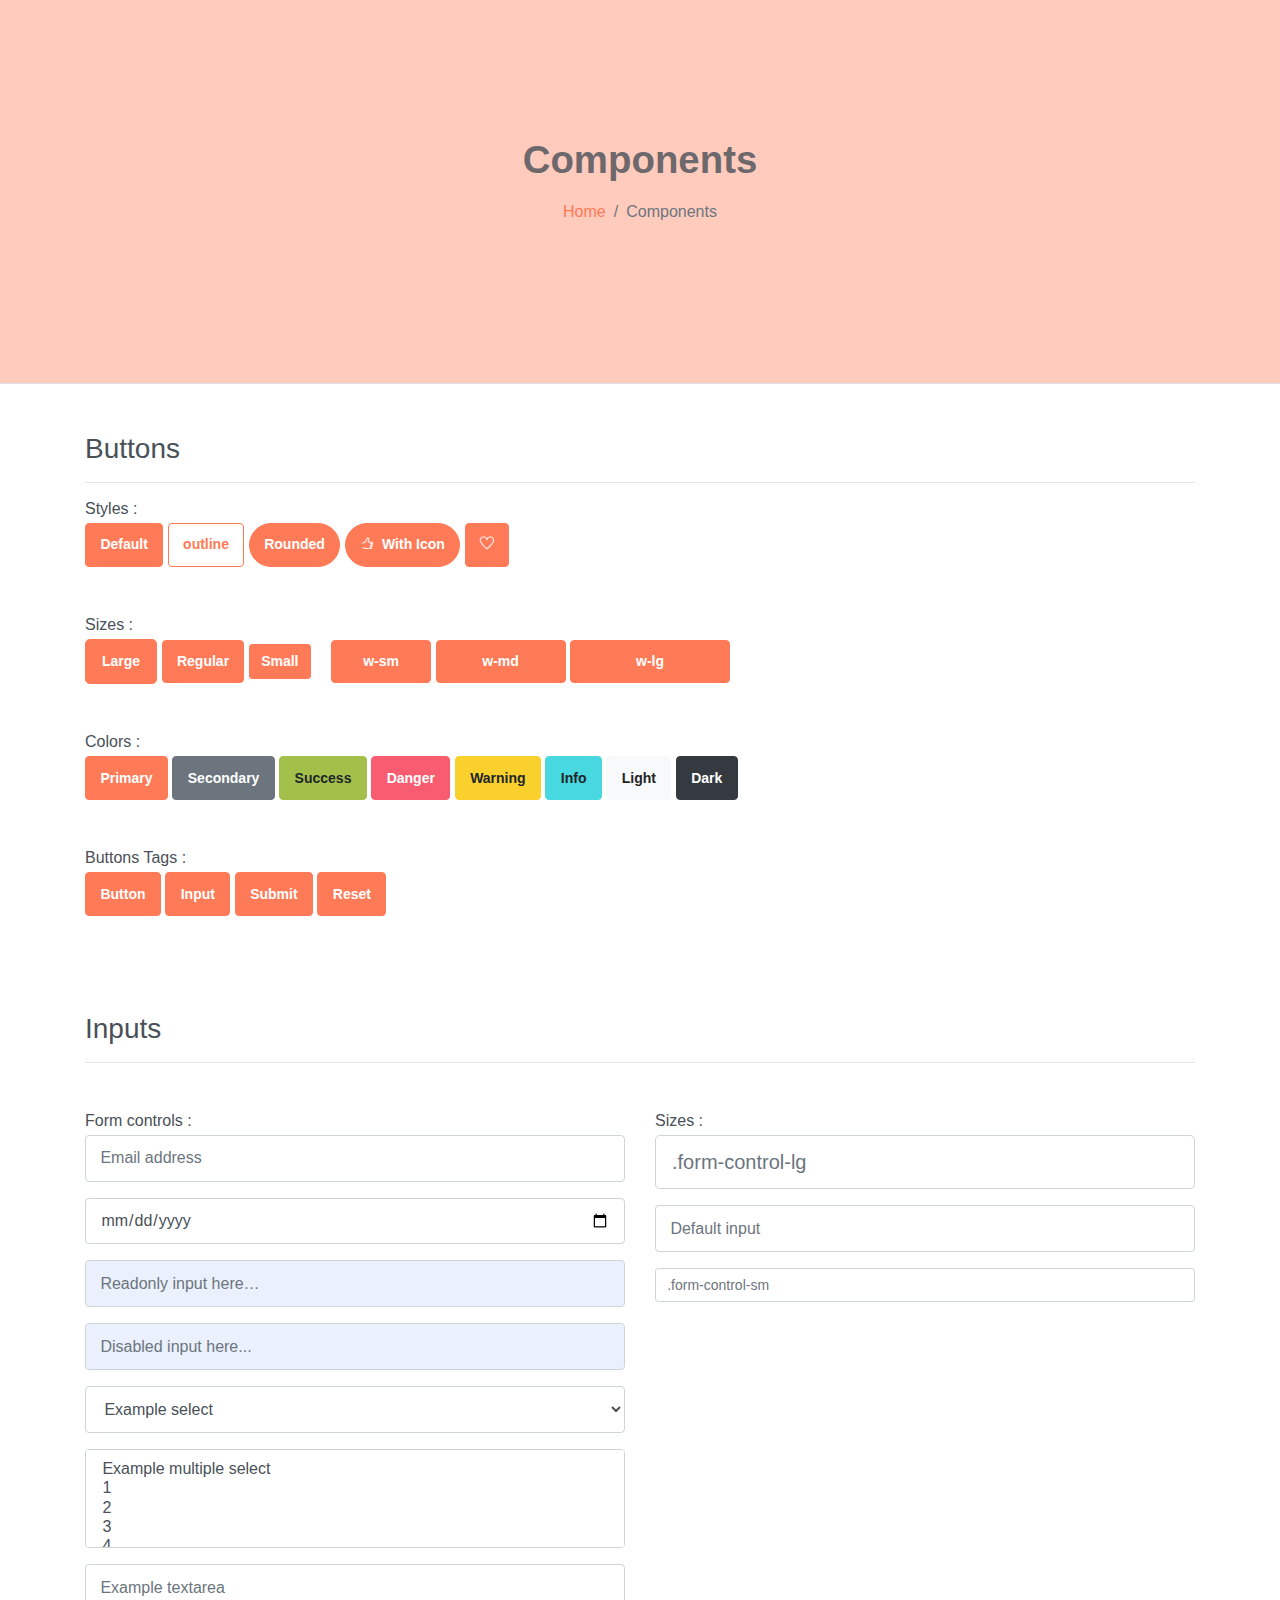
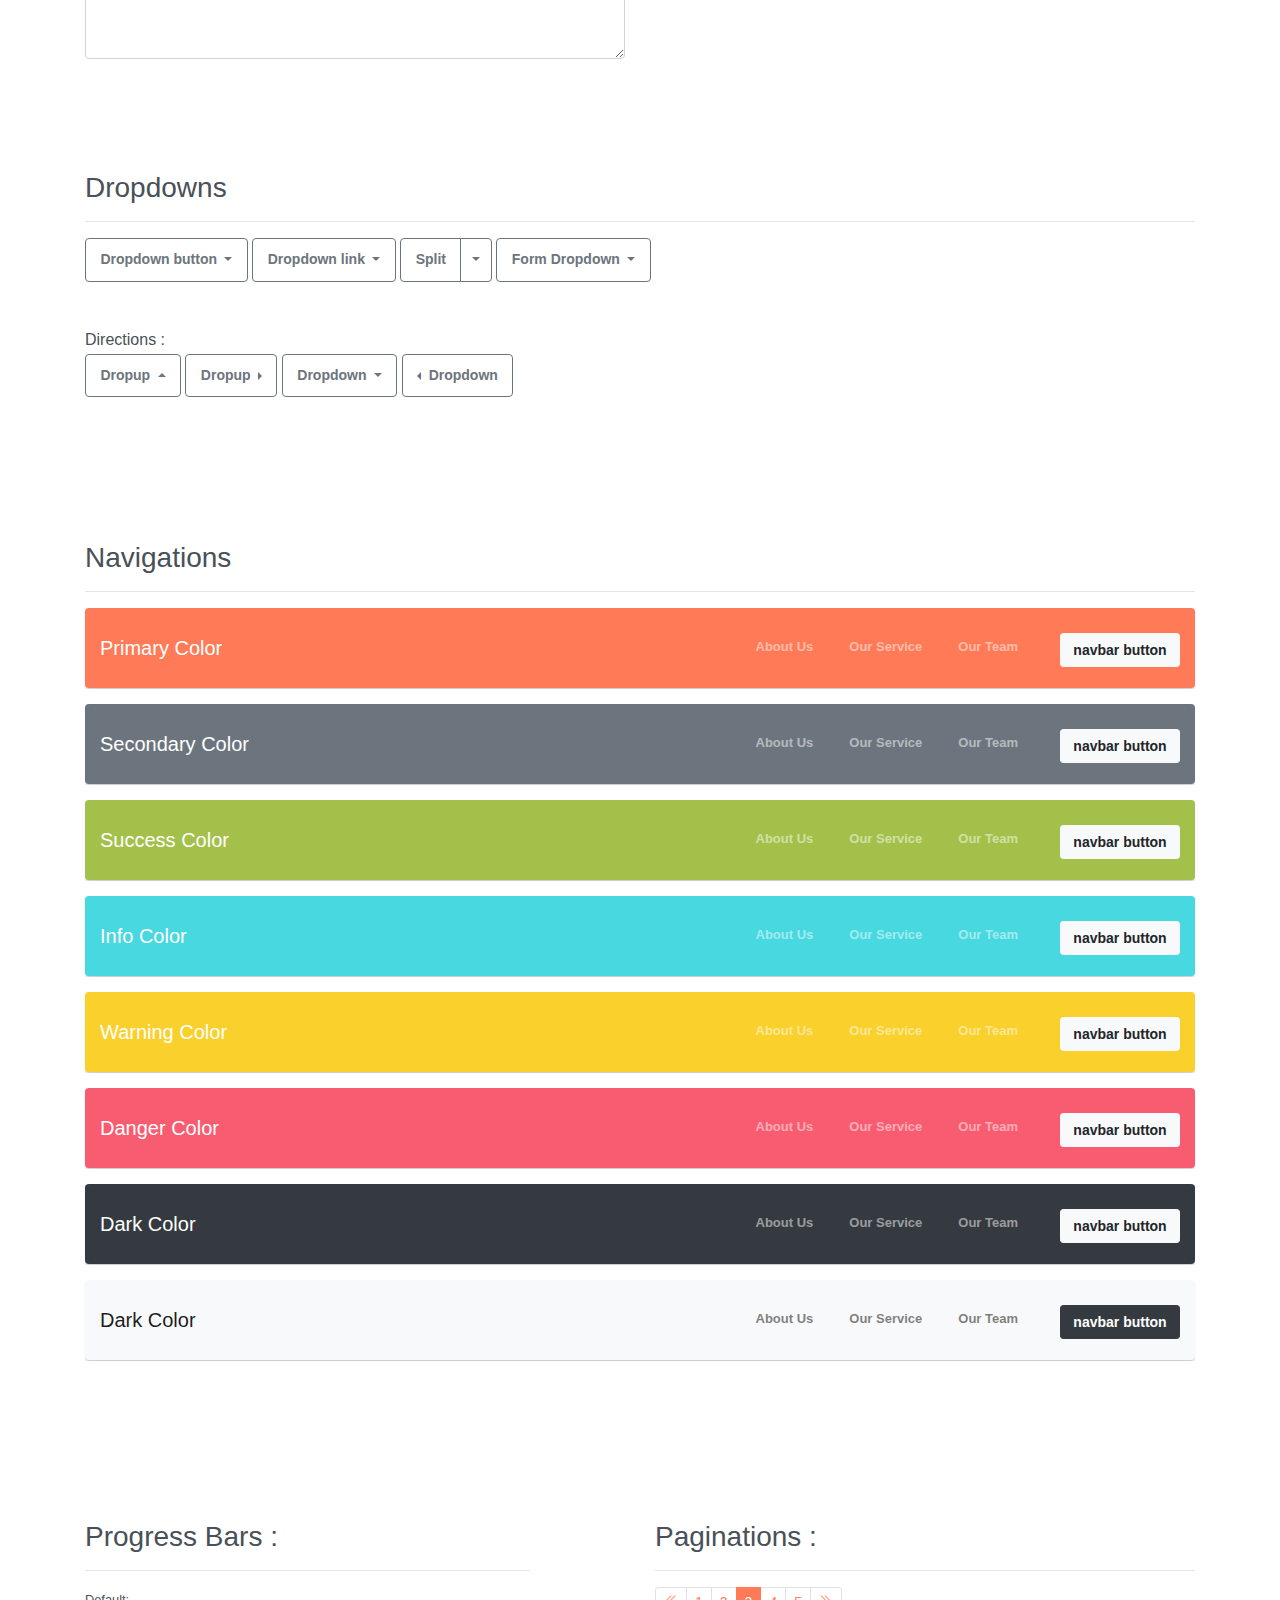
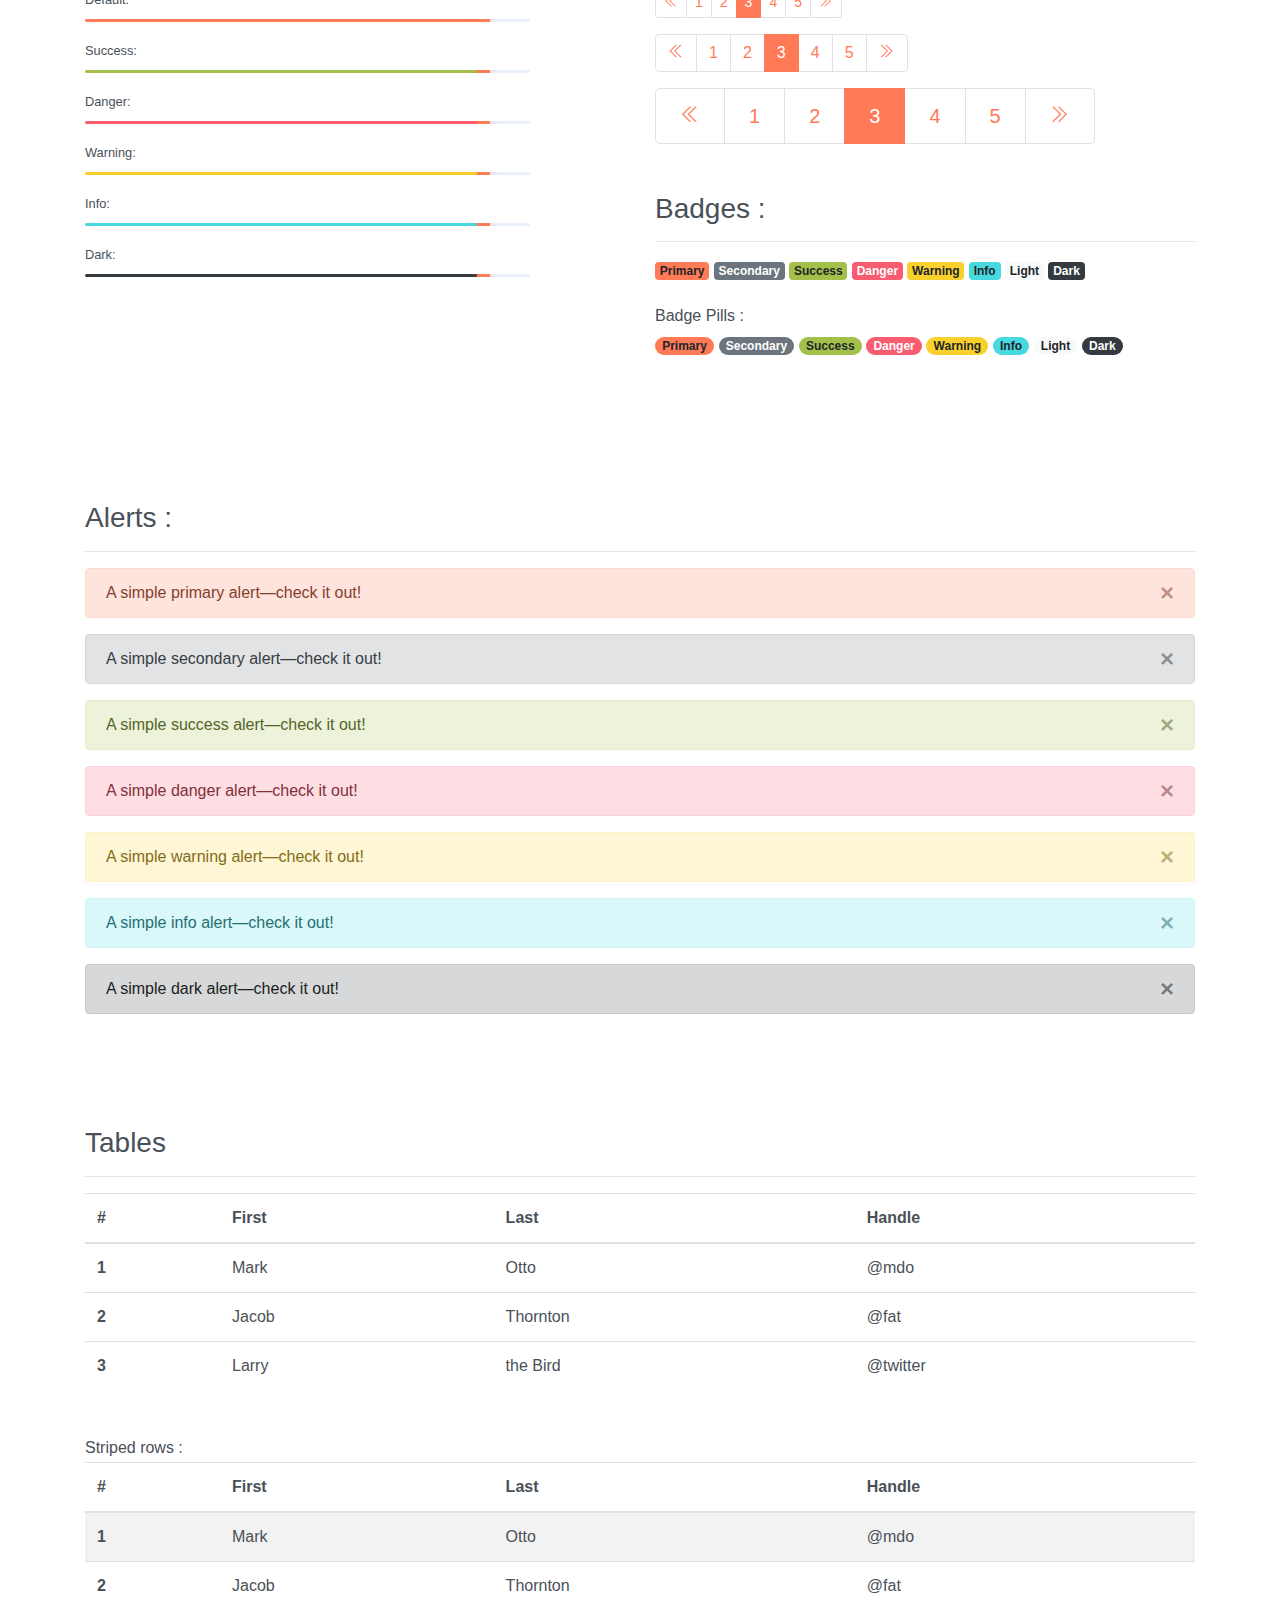
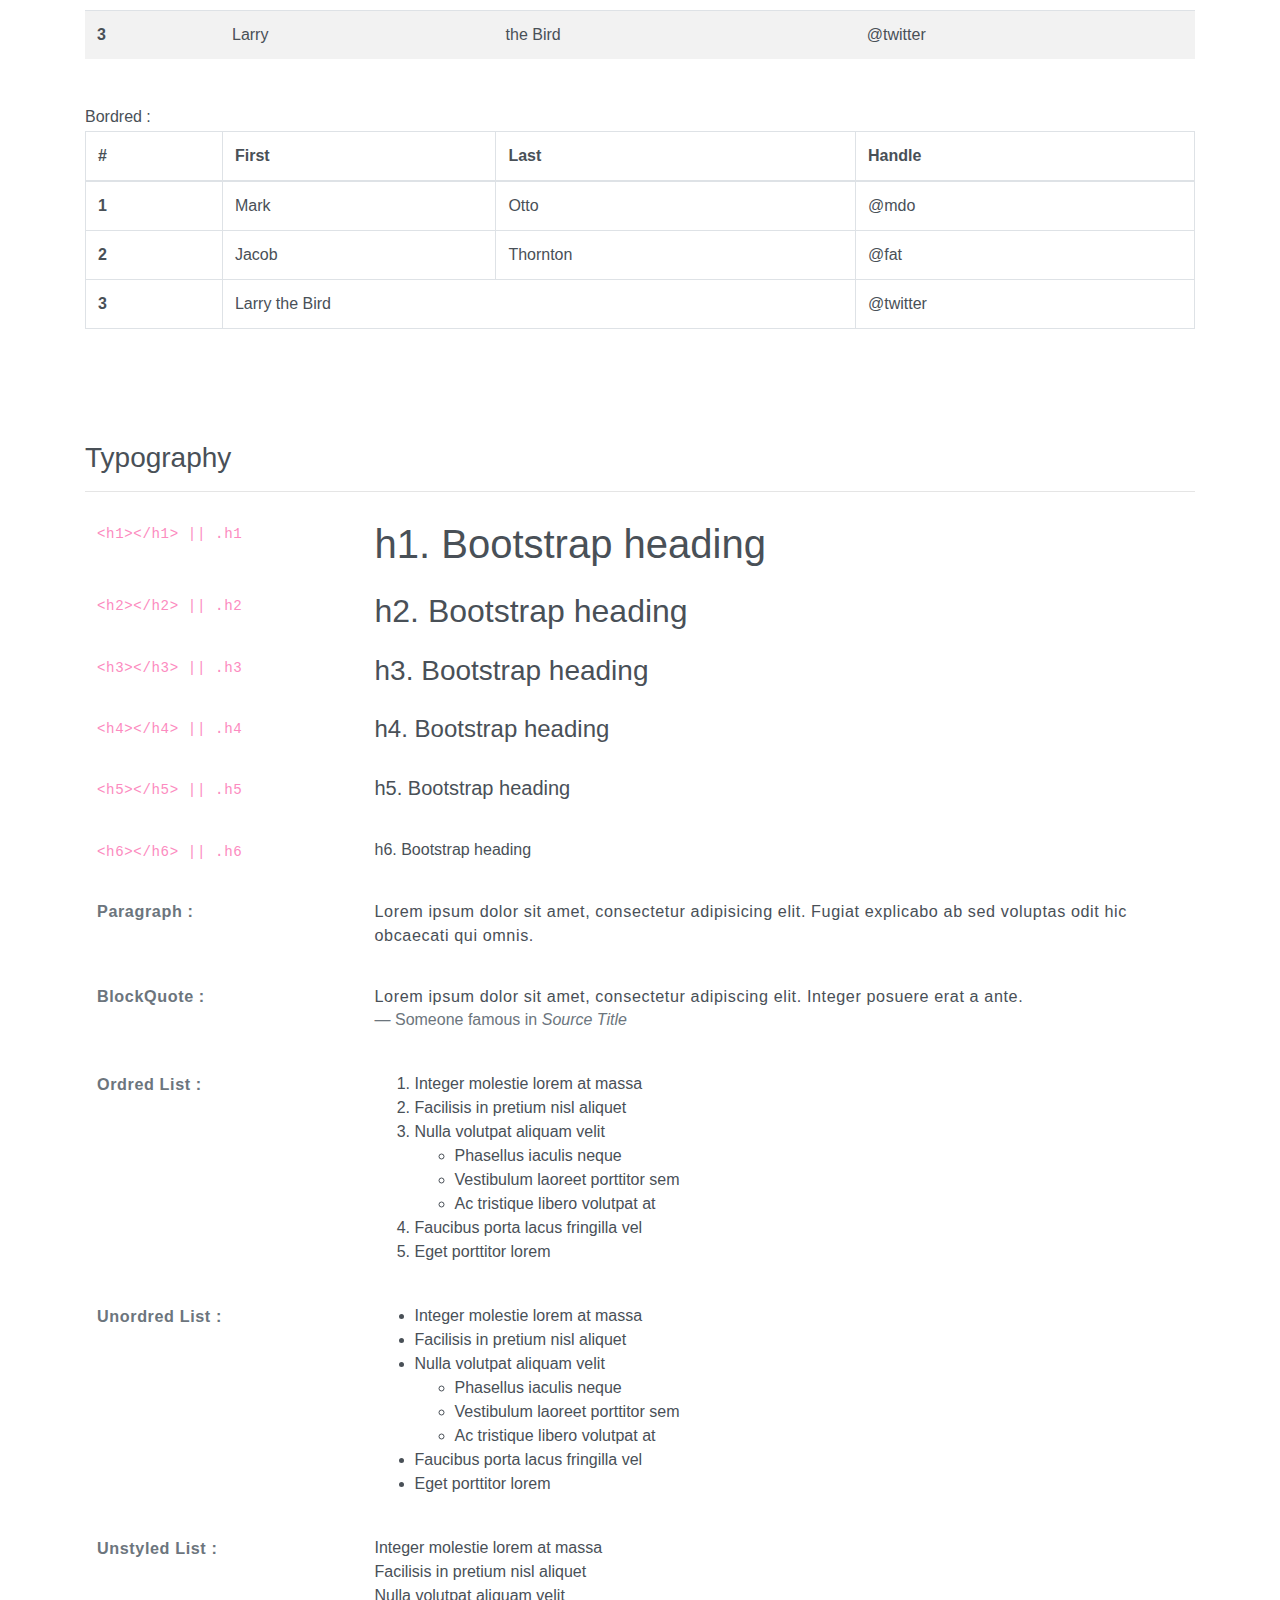
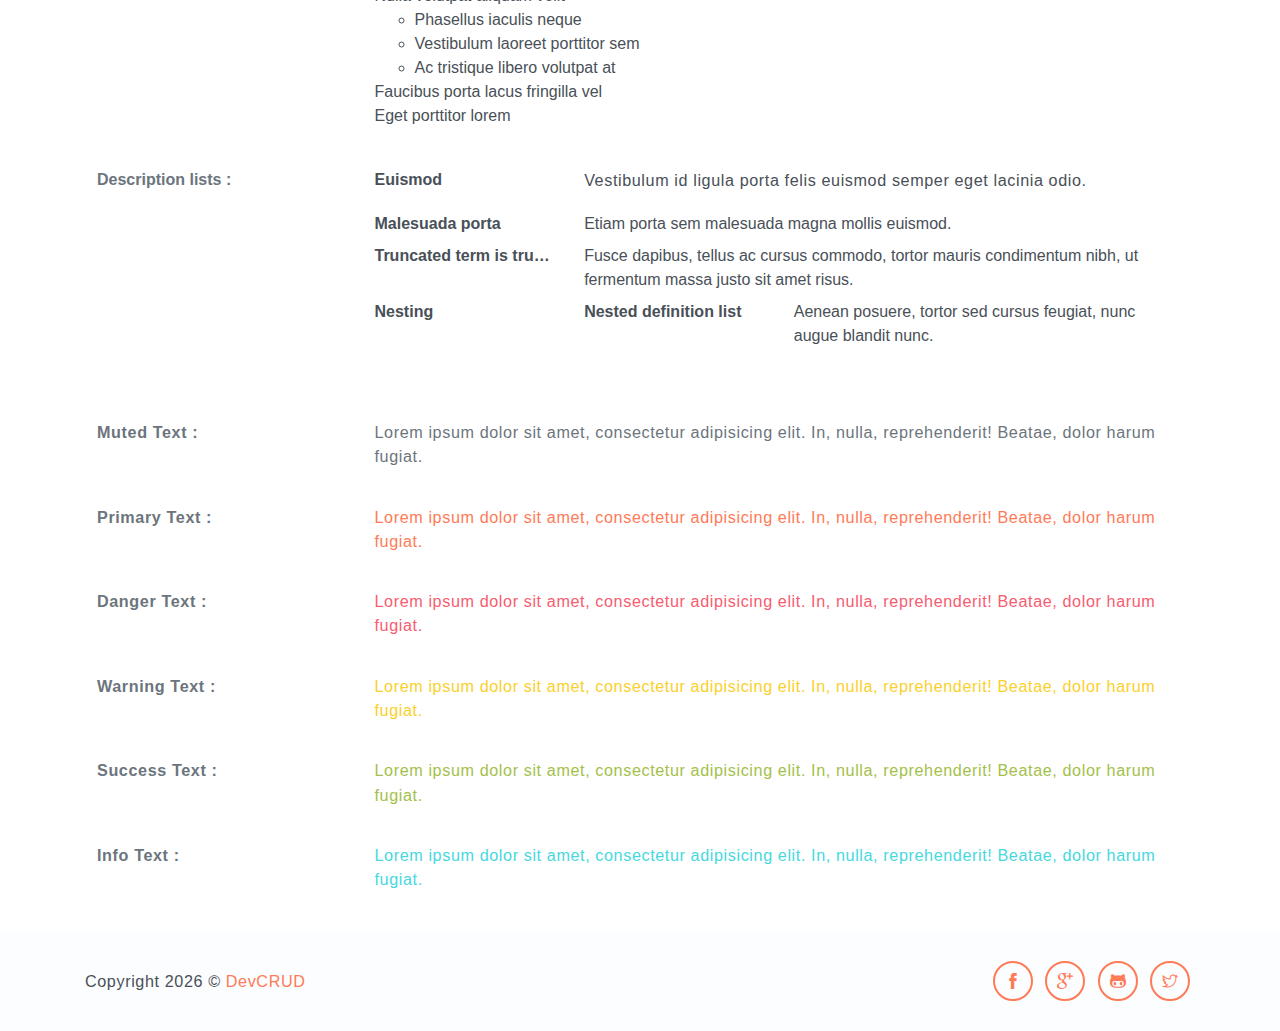
<file: components.html>
<!DOCTYPE html>
<html lang="en">
<head>
   <meta charset="utf-8">
   <meta name="viewport" content="width=device-width, initial-scale=1, shrink-to-fit=no">
   <meta name="description" content="Start your development with Steller landing page.">
   <meta name="author" content="Devcrud">
   <title>Steller | Components</title>
   <!-- font icons -->
   <link rel="stylesheet" href="assets/vendors/themify-icons/css/themify-icons.css">
   <!-- Bootstrap + Steller  -->
   <link rel="stylesheet" href="assets/css/steller.css">
</head>
<body>

   <!-- Page Header -->
   <header class="header header-mini"> 
      <div class="header-title">Components</div> 
      <nav aria-label="breadcrumb">
         <ol class="breadcrumb">
            <li class="breadcrumb-item"><a href="/">Home</a></li>
            <li class="breadcrumb-item active" aria-current="page">Components</li>
         </ol>
      </nav>
   </header> <!-- End Of Page Header -->

   <!-- main content -->
   <div class="container">

      <!-- Buttons -->
      <h3 class="mt-5">Buttons</h3>
      <hr>
      <h6 class="section-secondary-title">Styles :</h6>
      <button class="btn btn-primary">Default</button>
      <button class="btn btn-outline-primary">outline</button>
      <button class="btn btn-primary rounded">Rounded</button>
      <button class="btn btn-primary rounded"><i class="ti-thumb-up pr-1"></i> With Icon</button>
      <button class="btn btn-primary circle"><i class="ti-heart"></i></button>

      <h6 class="section-secondary-title mt-5">Sizes :</h6>
      <button class="btn btn-primary btn-lg">Large</button>
      <button class="btn btn-primary ">Regular</button>
      <button class="btn btn-primary btn-sm">Small</button>
      <button class="btn btn-primary w-sm ml-3">w-sm</button>
      <button class="btn btn-primary w-md">w-md</button>
      <button class="btn btn-primary w-lg">w-lg</button>

      <h6 class="section-secondary-title mt-5">Colors :</h6>          
      <button type="button" class="btn btn-primary">Primary</button>
      <button type="button" class="btn btn-secondary">Secondary</button>
      <button type="button" class="btn btn-success">Success</button>
      <button type="button" class="btn btn-danger">Danger</button>
      <button type="button" class="btn btn-warning">Warning</button>
      <button type="button" class="btn btn-info">Info</button>
      <button type="button" class="btn btn-light">Light</button>
      <button type="button" class="btn btn-dark">Dark</button>

      <h6 class="section-secondary-title mt-5">Buttons Tags :</h6>
      <button class="btn btn-primary" type="submit">Button</button>
      <input class="btn btn-primary" type="button" value="Input">
      <input class="btn btn-primary" type="submit" value="Submit">
      <input class="btn btn-primary" type="reset" value="Reset">
      
      <!-- devider -->
      <div class="py-5"></div>

      <!-- Inputs -->
      <h3>Inputs</h3>
      <hr>
      <div class="row mt-5">
         <div class="col-md-6">
            <h6 class="section-secondary-title">Form controls :</h6>        
            <div class="form-group">
               <input type="email" class="form-control" id="exampleFormControlInput1" placeholder="Email address">
            </div>
            <div class="form-group">
               <input type="date" class="form-control" id="exampleFormControlInput1" placeholder="Date">
            </div>
            <div class="form-group">
               <input class="form-control" type="text" placeholder="Readonly input here…" readonly>
            </div>
            <div class="form-group">
               <input class="form-control" id="disabledInput" type="text" placeholder="Disabled input here..." disabled>
            </div>
            <div class="form-group">
               <select class="form-control" id="exampleFormControlSelect1">
                  <option>Example select</option>
                  <option>1</option>
                  <option>2</option>
                  <option>3</option>
                  <option>4</option>
                  <option>5</option>
               </select>
            </div>
            <div class="form-group">
               <select multiple class="form-control" id="exampleFormControlSelect2">
                  <option>Example multiple select</option>
                  <option>1</option>
                  <option>2</option>
                  <option>3</option>
                  <option>4</option>
                  <option>5</option>
               </select>
            </div>
            <div class="form-group">
               <textarea class="form-control" id="exampleFormControlTextarea1" rows="3" placeholder="Example textarea"></textarea>
            </div>
         </div>
         <div class="col-md-6">
            <h6 class="section-secondary-title">Sizes :</h6>    
            <div class="form-group">
               <input class="form-control form-control-lg" type="text" placeholder=".form-control-lg">             
            </div>
            <div class="form-group">
               <input class="form-control" type="text" placeholder="Default input">
            </div>
            <div class="form-group">
               <input class="form-control form-control-sm" type="text" placeholder=".form-control-sm"> 
            </div>
         </div>
      </div> <!-- end of inputs -->   

      <!-- devider -->
      <div class="py-5"></div>             

      <!-- Dropdowns -->
      <h3 class="components-section-title font-weight-normal">Dropdowns</h3>
      <hr>
      <div class="dropdown d-inline-block">
         <button class="btn btn-outline-secondary dropdown-toggle" type="button" id="dropdownMenuButton" data-toggle="dropdown" aria-haspopup="true" aria-expanded="false">
         Dropdown button
         </button>
         <div class="dropdown-menu" aria-labelledby="dropdownMenuButton">
         <a class="dropdown-item" href="#">Action</a>
         <a class="dropdown-item" href="#">Another action</a>
         <a class="dropdown-item" href="#">Something else here</a>
         </div>
      </div>
      <div class="dropdown d-inline-block">
         <a class="btn btn-outline-secondary dropdown-toggle" href="#" role="button" id="dropdownMenuLink" data-toggle="dropdown" aria-haspopup="true" aria-expanded="false">
            Dropdown link
         </a>
         <div class="dropdown-menu" aria-labelledby="dropdownMenuLink">
            <a class="dropdown-item" href="#">Action</a>
            <a class="dropdown-item" href="#">Another action</a>
            <a class="dropdown-item" href="#">Something else here</a>
         </div>
      </div>
      <div class="btn-group">
         <button type="button" class="btn btn-outline-secondary">Split</button>
         <button type="button" class="btn btn-outline-secondary dropdown-toggle dropdown-toggle-split" data-toggle="dropdown" aria-haspopup="true" aria-expanded="false">
         <span class="sr-only">Toggle Dropdown</span>
         </button>
         <div class="dropdown-menu">
            <a class="dropdown-item" href="#">Action</a>
            <a class="dropdown-item" href="#">Another action</a>
            <a class="dropdown-item" href="#">Something else here</a>
            <div class="dropdown-divider"></div>
            <a class="dropdown-item" href="#">Separated link</a>
         </div>
      </div>
      <div class="btn-group">
         <button class="btn btn-outline-secondary dropdown-toggle" type="button" id="dropdownMenuButton" data-toggle="dropdown" aria-haspopup="true" aria-expanded="false">
            Form Dropdown
         </button>
         <div class="dropdown-menu form">
            <form class="px-4 py-3">
               <div class="form-group">
                  <input type="email" class="form-control" id="exampleDropdownFormEmail1" placeholder="email@example.com">
               </div>
               <div class="form-group">
                  <input type="password" class="form-control" id="exampleDropdownFormPassword1" placeholder="Password">
               </div>
               <div class="form-check mb-3">
                  <input type="checkbox" class="form-check-input" id="dropdownCheck">
                  <label class="form-check-label" for="dropdownCheck">
                     Remember me
                  </label>
               </div>
               <button type="submit" class="btn btn-primary btn-block">Sign in</button>
            </form>
            <div class="dropdown-divider"></div>
            <a class="dropdown-item" href="#"><small>New around here? Sign up</small></a>
            <a class="dropdown-item" href="#"><small>Forgot password?</small></a>
         </div>
      </div>       
      <h6 class="section-secondary-title mt-5">Directions :</h6>  
      <div class="btn-group dropup">
         <button type="button" class="btn btn-outline-secondary dropdown-toggle" data-toggle="dropdown" aria-haspopup="true" aria-expanded="false">
            Dropup
         </button>
         <div class="dropdown-menu">
            <a class="dropdown-item" href="#">Action</a>
            <a class="dropdown-item" href="#">Another action</a>
            <a class="dropdown-item" href="#">Something else here</a>
            <div class="dropdown-divider"></div>
            <a class="dropdown-item" href="#">Separated link</a>
         </div>
      </div>
      <div class="btn-group dropright">
         <button type="button" class="btn btn-outline-secondary dropdown-toggle" data-toggle="dropdown" aria-haspopup="true" aria-expanded="false">
            Dropup
         </button>
         <div class="dropdown-menu">
            <a class="dropdown-item" href="#">Action</a>
            <a class="dropdown-item" href="#">Another action</a>
            <a class="dropdown-item" href="#">Something else here</a>
            <div class="dropdown-divider"></div>
            <a class="dropdown-item" href="#">Separated link</a>
         </div>
      </div>
      <div class="btn-group">
         <button type="button" class="btn btn-outline-secondary dropdown-toggle" data-toggle="dropdown" aria-haspopup="true" aria-expanded="false">
            Dropdown
         </button>
         <div class="dropdown-menu">
            <a class="dropdown-item" href="#">Action</a>
            <a class="dropdown-item" href="#">Another action</a>
            <a class="dropdown-item" href="#">Something else here</a>
            <div class="dropdown-divider"></div>
            <a class="dropdown-item" href="#">Separated link</a>
         </div>
      </div>
      <div class="btn-group dropleft">
         <button type="button" class="btn btn-outline-secondary dropdown-toggle" data-toggle="dropdown" aria-haspopup="true" aria-expanded="false">
            Dropdown
         </button>
         <div class="dropdown-menu">
            <a class="dropdown-item" href="#">Action</a>
            <a class="dropdown-item" href="#">Another action</a>
            <a class="dropdown-item" href="#">Something else here</a>
            <div class="dropdown-divider"></div>
            <a class="dropdown-item" href="#">Separated link</a>
         </div>
      </div> <!-- end of Dropdowns -->  

      <!-- devider -->
      <div class="py-5"></div>   

      <!-- navbars -->
      <h3 class="components-section-title font-weight-normal mt-5">Navigations</h3>
      <hr>
      <nav class="navbar navbar-expand-sm navbar-dark bg-primary rounded shadow mb-3">
         <div class="container">
            <a class="navbar-brand" href="#">Primary Color</a>
            <button class="navbar-toggler ml-auto" type="button" data-toggle="collapse" data-target="#navbarSupportedContent" aria-controls="navbarSupportedContent" aria-expanded="false" aria-label="Toggle navigation">
            <span class="navbar-toggler-icon"></span>
            </button>
            <div class="collapse navbar-collapse" id="navbarSupportedContent">
               <ul class="navbar-nav ml-auto"> 
                  <li class="nav-item">
                     <a class="nav-link" href="#about">About Us</a>
                  </li>
                  <li class="nav-item">
                     <a class="nav-link" href="#service">Our Service</a>
                  </li>
                  <li class="nav-item">
                     <a class="nav-link" href="#team">Our Team</a>
                  </li>
                  <li class="nav-item">
                     <a href="#book-table" class="ml-4 mt-1 btn btn-light btn-sm">navbar button</a>
                  </li>
               </ul>                       
            </div>
         </div>
      </nav>
      <nav class="navbar navbar-expand-sm navbar-dark bg-secondary rounded shadow mb-3">
         <div class="container">
            <a class="navbar-brand" href="#">Secondary Color</a>
            <button class="navbar-toggler ml-auto" type="button" data-toggle="collapse" data-target="#navbarSupportedContent" aria-controls="navbarSupportedContent" aria-expanded="false" aria-label="Toggle navigation">
            <span class="navbar-toggler-icon"></span>
            </button>
            <div class="collapse navbar-collapse" id="navbarSupportedContent">
               <ul class="navbar-nav ml-auto"> 
                  <li class="nav-item">
                     <a class="nav-link" href="#about">About Us</a>
                  </li>
                  <li class="nav-item">
                     <a class="nav-link" href="#service">Our Service</a>
                  </li>
                  <li class="nav-item">
                     <a class="nav-link" href="#team">Our Team</a>
                  </li>
                  <li class="nav-item">
                     <a href="#book-table" class="ml-4 mt-1 btn btn-light btn-sm">navbar button</a>
                  </li>
               </ul>                       
            </div>
         </div>
      </nav>
      <nav class="navbar navbar-expand-sm navbar-dark bg-success rounded shadow mb-3">
         <div class="container">
            <a class="navbar-brand" href="#">Success Color</a>
            <button class="navbar-toggler ml-auto" type="button" data-toggle="collapse" data-target="#navbarSupportedContent" aria-controls="navbarSupportedContent" aria-expanded="false" aria-label="Toggle navigation">
            <span class="navbar-toggler-icon"></span>
            </button>
            <div class="collapse navbar-collapse" id="navbarSupportedContent">
               <ul class="navbar-nav ml-auto"> 
                  <li class="nav-item">
                     <a class="nav-link" href="#about">About Us</a>
                  </li>
                  <li class="nav-item">
                     <a class="nav-link" href="#service">Our Service</a>
                  </li>
                  <li class="nav-item">
                     <a class="nav-link" href="#team">Our Team</a>
                  </li>
                  <li class="nav-item">
                     <a href="#book-table" class="ml-4 mt-1 btn btn-light btn-sm">navbar button</a>
                  </li>
               </ul>                       
            </div>
         </div>
      </nav>
      <nav class="navbar navbar-expand-sm navbar-dark bg-info rounded shadow mb-3">
         <div class="container">
            <a class="navbar-brand" href="#">Info Color</a>
            <button class="navbar-toggler ml-auto" type="button" data-toggle="collapse" data-target="#navbarSupportedContent" aria-controls="navbarSupportedContent" aria-expanded="false" aria-label="Toggle navigation">
            <span class="navbar-toggler-icon"></span>
            </button>
            <div class="collapse navbar-collapse" id="navbarSupportedContent">
               <ul class="navbar-nav ml-auto"> 
                  <li class="nav-item">
                     <a class="nav-link" href="#about">About Us</a>
                  </li>
                  <li class="nav-item">
                     <a class="nav-link" href="#service">Our Service</a>
                  </li>
                  <li class="nav-item">
                     <a class="nav-link" href="#team">Our Team</a>
                  </li>
                  <li class="nav-item">
                     <a href="#book-table" class="ml-4 mt-1 btn btn-light btn-sm">navbar button</a>
                  </li>
               </ul>                       
            </div>
         </div>
      </nav>
      <nav class="navbar navbar-expand-sm navbar-dark bg-warning rounded shadow mb-3">
         <div class="container">
            <a class="navbar-brand" href="#">Warning Color</a>
            <button class="navbar-toggler ml-auto" type="button" data-toggle="collapse" data-target="#navbarSupportedContent" aria-controls="navbarSupportedContent" aria-expanded="false" aria-label="Toggle navigation">
            <span class="navbar-toggler-icon"></span>
            </button>
            <div class="collapse navbar-collapse" id="navbarSupportedContent">
               <ul class="navbar-nav ml-auto"> 
                  <li class="nav-item">
                     <a class="nav-link" href="#about">About Us</a>
                  </li>
                  <li class="nav-item">
                     <a class="nav-link" href="#service">Our Service</a>
                  </li>
                  <li class="nav-item">
                     <a class="nav-link" href="#team">Our Team</a>
                  </li>
                  <li class="nav-item">
                     <a href="#book-table" class="ml-4 mt-1 btn btn-light btn-sm">navbar button</a>
                  </li>
               </ul>                       
            </div>
         </div>
      </nav>
      <nav class="navbar navbar-expand-sm navbar-dark bg-danger rounded shadow mb-3">
         <div class="container">
            <a class="navbar-brand" href="#">Danger Color</a>
            <button class="navbar-toggler ml-auto" type="button" data-toggle="collapse" data-target="#navbarSupportedContent" aria-controls="navbarSupportedContent" aria-expanded="false" aria-label="Toggle navigation">
            <span class="navbar-toggler-icon"></span>
            </button>
            <div class="collapse navbar-collapse" id="navbarSupportedContent">
               <ul class="navbar-nav ml-auto"> 
                  <li class="nav-item">
                     <a class="nav-link" href="#about">About Us</a>
                  </li>
                  <li class="nav-item">
                     <a class="nav-link" href="#service">Our Service</a>
                  </li>
                  <li class="nav-item">
                     <a class="nav-link" href="#team">Our Team</a>
                  </li>
                  <li class="nav-item">
                     <a href="#book-table" class="ml-4 mt-1 btn btn-light btn-sm">navbar button</a>
                  </li>
               </ul>                       
            </div>
         </div>
      </nav>
      <nav class="navbar navbar-expand-sm navbar-dark bg-dark rounded shadow mb-3">
         <div class="container">
            <a class="navbar-brand" href="#">Dark Color</a>
            <button class="navbar-toggler ml-auto" type="button" data-toggle="collapse" data-target="#navbarSupportedContent" aria-controls="navbarSupportedContent" aria-expanded="false" aria-label="Toggle navigation">
            <span class="navbar-toggler-icon"></span>
            </button>
            <div class="collapse navbar-collapse" id="navbarSupportedContent">
               <ul class="navbar-nav ml-auto"> 
                  <li class="nav-item">
                     <a class="nav-link" href="#about">About Us</a>
                  </li>
                  <li class="nav-item">
                     <a class="nav-link" href="#service">Our Service</a>
                  </li>
                  <li class="nav-item">
                     <a class="nav-link" href="#team">Our Team</a>
                  </li>
                  <li class="nav-item">
                     <a href="#book-table" class="ml-4 mt-1 btn btn-light btn-sm">navbar button</a>
                  </li>
               </ul>                       
            </div>
         </div>
      </nav>
      <nav class="navbar navbar-expand-sm navbar-light bg-light rounded shadow mb-3">
         <div class="container">
            <a class="navbar-brand" href="#">Dark Color</a>
            <button class="navbar-toggler ml-auto" type="button" data-toggle="collapse" data-target="#navbarSupportedContent" aria-controls="navbarSupportedContent" aria-expanded="false" aria-label="Toggle navigation">
            <span class="navbar-toggler-icon"></span>
            </button>
            <div class="collapse navbar-collapse" id="navbarSupportedContent">
               <ul class="navbar-nav ml-auto"> 
                  <li class="nav-item">
                     <a class="nav-link" href="#about">About Us</a>
                  </li>
                  <li class="nav-item">
                     <a class="nav-link" href="#service">Our Service</a>
                  </li>
                  <li class="nav-item">
                     <a class="nav-link" href="#team">Our Team</a>
                  </li>
                  <li class="nav-item">
                     <a href="#book-table" class="ml-4 mt-1 btn btn-dark btn-sm">navbar button</a>
                  </li>
               </ul>                       
            </div>
         </div>
      </nav>
      <!-- End of navbars -->

      <!-- devider -->
      <div class="py-5"></div>   
      
      <!-- progress bars -->
      <div class="row justify-content-between">
         <div class="col-md-5">
            <h3 class="components-section-title font-weight-normal mt-5">Progress Bars :</h3>
            <hr>
            <small>Default: </small>
            <div class="progress mt-2 mb-3">
               <div class="progress-bar" role="progressbar" style="width: 90%" aria-valuenow="25" aria-valuemin="0" aria-valuemax="100"><span>90%</span></div>
            </div>
            <small>Success:</small>
            <div class="progress mt-2 mb-3">
               <div class="progress-bar bg-success" role="progressbar" style="width: 90%" aria-valuenow="25" aria-valuemin="0" aria-valuemax="100"><span>90%</span></div>
            </div>
            <small>Danger:</small>
            <div class="progress mt-2 mb-3">
               <div class="progress-bar bg-danger" role="progressbar" style="width: 90%" aria-valuenow="25" aria-valuemin="0" aria-valuemax="100"><span>90%</span></div>
            </div>
            <small>Warning:</small>
            <div class="progress mt-2 mb-3">
               <div class="progress-bar bg-warning" role="progressbar" style="width: 90%" aria-valuenow="25" aria-valuemin="0" aria-valuemax="100"><span>90%</span></div>
            </div>
            <small>Info:</small>
            <div class="progress mt-2 mb-3">
               <div class="progress-bar bg-info" role="progressbar" style="width: 90%" aria-valuenow="25" aria-valuemin="0" aria-valuemax="100"><span>90%</span></div>
            </div>
            <small>Dark:</small>
            <div class="progress mt-2 mb-3">
               <div class="progress-bar bg-dark" role="progressbar" style="width: 90%" aria-valuenow="25" aria-valuemin="0" aria-valuemax="100"><span>90%</span></div>
            </div>
         </div>
         <div class="col-md-6">
            <h3 class="components-section-title font-weight-normal mt-5">Paginations :</h3>
            <hr>
            <nav aria-label="Page navigation example">
               <ul class="pagination pagination-sm">
                  <li class="page-item"><a class="page-link" href="#"><i class="ti-angle-double-left"></i></a></li>
                  <li class="page-item"><a class="page-link" href="#">1</a></li>
                  <li class="page-item"><a class="page-link" href="#">2</a></li>
                  <li class="page-item active"><a class="page-link" href="#">3</a></li>
                  <li class="page-item"><a class="page-link" href="#">4</a></li>
                  <li class="page-item"><a class="page-link" href="#">5</a></li>
                  <li class="page-item"><a class="page-link" href="#"><i class="ti-angle-double-right"></i></a></li>
               </ul>
            </nav>
            <nav aria-label="Page navigation example">
               <ul class="pagination">
               <li class="page-item"><a class="page-link" href="#"><i class="ti-angle-double-left"></i></a></li>
                  <li class="page-item"><a class="page-link" href="#">1</a></li>
                  <li class="page-item"><a class="page-link" href="#">2</a></li>
                  <li class="page-item active"><a class="page-link" href="#">3</a></li>
                  <li class="page-item"><a class="page-link" href="#">4</a></li>
                  <li class="page-item"><a class="page-link" href="#">5</a></li>
                  <li class="page-item"><a class="page-link" href="#"><i class="ti-angle-double-right"></i></a></li>
               </ul>
            </nav>
            <nav aria-label="Page navigation example">
               <ul class="pagination pagination-lg">
                  <li class="page-item"><a class="page-link" href="#"><i class="ti-angle-double-left"></i></a></li>
                  <li class="page-item"><a class="page-link" href="#">1</a></li>
                  <li class="page-item"><a class="page-link" href="#">2</a></li>
                  <li class="page-item active"><a class="page-link" href="#">3</a></li>
                  <li class="page-item"><a class="page-link" href="#">4</a></li>
                  <li class="page-item"><a class="page-link" href="#">5</a></li>
                  <li class="page-item"><a class="page-link" href="#"><i class="ti-angle-double-right"></i></a></li>
               </ul>
            </nav>

            <!-- Badges -->
            <h3 class="components-section-title font-weight-normal mt-5">Badges :</h3>
            <hr>
            <span class="badge badge-primary">Primary</span>
            <span class="badge badge-secondary">Secondary</span>
            <span class="badge badge-success">Success</span>
            <span class="badge badge-danger">Danger</span>
            <span class="badge badge-warning">Warning</span>
            <span class="badge badge-info">Info</span>
            <span class="badge badge-light">Light</span>
            <span class="badge badge-dark">Dark</span>
            <h6 class="section-secondary-title mt-4 mb-2">Badge Pills :</h6>
            <span class="badge badge-pill badge-primary">Primary</span>
            <span class="badge badge-pill badge-secondary">Secondary</span>
            <span class="badge badge-pill badge-success">Success</span>
            <span class="badge badge-pill badge-danger">Danger</span>
            <span class="badge badge-pill badge-warning">Warning</span>
            <span class="badge badge-pill badge-info">Info</span>
            <span class="badge badge-pill badge-light">Light</span>
            <span class="badge badge-pill badge-dark">Dark</span>
         </div>
      </div> <!-- End of Progress bars -->

      <!-- devider -->
      <div class="py-5"></div>  

      <!-- Alerts -->
      <h3 class="components-section-title font-weight-normal mt-5">Alerts :</h3>
      <hr>
      <div class="alert alert-primary alert-dismissible fade show" role="alert">
         A simple primary alert—check it out!
         <button type="button" class="close" data-dismiss="alert" aria-label="Close">
            <span aria-hidden="true">&times;</span>
         </button>
      </div>
      <div class="alert alert-secondary alert-dismissible fade show" role="alert">
         A simple secondary alert—check it out!
         <button type="button" class="close" data-dismiss="alert" aria-label="Close">
            <span aria-hidden="true">&times;</span>
         </button>
      </div>
      <div class="alert alert-success alert-dismissible fade show" role="alert">
         A simple success alert—check it out!
         <button type="button" class="close" data-dismiss="alert" aria-label="Close">
            <span aria-hidden="true">&times;</span>
         </button>
      </div>
      <div class="alert alert-danger alert-dismissible fade show" role="alert">
         A simple danger alert—check it out!
         <button type="button" class="close" data-dismiss="alert" aria-label="Close">
            <span aria-hidden="true">&times;</span>
         </button>
      </div>
      <div class="alert alert-warning alert-dismissible fade show" role="alert">
         A simple warning alert—check it out!
         <button type="button" class="close" data-dismiss="alert" aria-label="Close">
            <span aria-hidden="true">&times;</span>
         </button>
      </div>
      <div class="alert alert-info alert-dismissible fade show" role="alert">
         A simple info alert—check it out!
         <button type="button" class="close" data-dismiss="alert" aria-label="Close">
            <span aria-hidden="true">&times;</span>
         </button>
      </div>
      <div class="alert alert-dark alert-dismissible fade show" role="alert">
         A simple dark alert—check it out!
         <button type="button" class="close" data-dismiss="alert" aria-label="Close">
            <span aria-hidden="true">&times;</span>
         </button>
      </div>
      <!-- end of alerts -->

      <!-- devider -->
      <div class="py-5"></div> 
   
      <!-- tables -->
      <h3 class="components-section-title">Tables</h3>
      <hr>
      <table class="table">
         <thead>
            <tr>
               <th scope="col">#</th>
               <th scope="col">First</th>
               <th scope="col">Last</th>
               <th scope="col">Handle</th>
            </tr>
         </thead>
         <tbody>
            <tr>
               <th scope="row">1</th>
               <td>Mark</td>
               <td>Otto</td>
               <td>@mdo</td>
            </tr>
            <tr>
               <th scope="row">2</th>
               <td>Jacob</td>
               <td>Thornton</td>
               <td>@fat</td>
            </tr>
            <tr>
               <th scope="row">3</th>
               <td>Larry</td>
               <td>the Bird</td>
               <td>@twitter</td>
            </tr>
         </tbody>
      </table>

      <h6 class="section-secondary-title mt-5">Striped rows :</h6>
      <table class="table table-striped">
         <thead>
            <tr>
               <th scope="col">#</th>
               <th scope="col">First</th>
               <th scope="col">Last</th>
               <th scope="col">Handle</th>
            </tr>
         </thead>
         <tbody>
            <tr>
               <th scope="row">1</th>
               <td>Mark</td>
               <td>Otto</td>
               <td>@mdo</td>
            </tr>
            <tr>
               <th scope="row">2</th>
               <td>Jacob</td>
               <td>Thornton</td>
               <td>@fat</td>
            </tr>
            <tr>
               <th scope="row">3</th>
               <td>Larry</td>
               <td>the Bird</td>
               <td>@twitter</td>
            </tr>
         </tbody>
      </table>

      <h6 class="section-secondary-title mt-5">Bordred :</h6>
      <table class="table table-bordered">
         <thead>
            <tr>
               <th scope="col">#</th>
               <th scope="col">First</th>
               <th scope="col">Last</th>
               <th scope="col">Handle</th>
            </tr>
         </thead>
         <tbody>
            <tr>
               <th scope="row">1</th>
               <td>Mark</td>
               <td>Otto</td>
               <td>@mdo</td>
            </tr>
            <tr>
               <th scope="row">2</th>
               <td>Jacob</td>
               <td>Thornton</td>
               <td>@fat</td>
            </tr>
            <tr>
               <th scope="row">3</th>
               <td colspan="2">Larry the Bird</td>
               <td>@twitter</td>
            </tr>
         </tbody>
      </table>
      <!-- end of tables -->

      <!-- devider -->
      <div class="py-5"></div> 

      <!-- typography -->
      <h3 class="components-section-title">Typography</h3>
      <hr>
     
      <table class="table table-borderless v-align-center">
         <tbody>
            <tr>
               <td>
                  <p><code class="highlighter-rouge">&lt;h1&gt;&lt;/h1&gt; || .h1</code></p>
               </td>
               <td class="w-75"><span class="h1">h1. Bootstrap heading</span></td>
            </tr>
            <tr>
               <td>
                  <p><code class="highlighter-rouge">&lt;h2&gt;&lt;/h2&gt; || .h2</code></p>
               </td>
               <td><span class="h2">h2. Bootstrap heading</span></td>
            </tr>
            <tr>
               <td>
                  <p><code class="highlighter-rouge">&lt;h3&gt;&lt;/h3&gt; || .h3</code></p>
               </td>
               <td><span class="h3">h3. Bootstrap heading</span></td>
            </tr>
            <tr>
               <td>
                  <p><code class="highlighter-rouge">&lt;h4&gt;&lt;/h4&gt; || .h4</code></p>
               </td>
               <td><span class="h4">h4. Bootstrap heading</span></td>
            </tr>
            <tr>
               <td>
                  <p><code class="highlighter-rouge">&lt;h5&gt;&lt;/h5&gt; || .h5</code></p>
               </td>
               <td><span class="h5">h5. Bootstrap heading</span></td>
            </tr>
            <tr>
               <td>
                  <p><code class="highlighter-rouge">&lt;h6&gt;&lt;/h6&gt; || .h6</code></p>
               </td>
               <td><span class="h6">h6. Bootstrap heading</span></td>
            </tr>
            <tr>
               <td>
                  <p class="font-weight-bold text-muted">Paragraph :</p>
               </td>
               <td><p>Lorem ipsum dolor sit amet, consectetur adipisicing elit. Fugiat explicabo ab sed voluptas odit hic obcaecati qui omnis.</p></td>
            </tr>
            <tr>
               <td>
                  <p class="font-weight-bold text-muted">BlockQuote :</p>
               </td>
               <td>
                  <blockquote class="blockquote">
                     <p class="mb-0">Lorem ipsum dolor sit amet, consectetur adipiscing elit. Integer posuere erat a ante.</p>
                     <footer class="blockquote-footer">Someone famous in <cite title="Source Title">Source Title</cite></footer>
                  </blockquote>
               </td>
            </tr>

            <tr>
               <td><p class="font-weight-bold text-muted">Ordred List :</p></td>
               <td>
                  <ol>
                     <li>Integer molestie lorem at massa</li>
                     <li>Facilisis in pretium nisl aliquet</li>
                     <li>Nulla volutpat aliquam velit
                        <ul>
                           <li>Phasellus iaculis neque</li>
                           <li>Vestibulum laoreet porttitor sem</li>
                           <li>Ac tristique libero volutpat at</li>
                        </ul>
                     </li>
                     <li>Faucibus porta lacus fringilla vel</li>
                     <li>Eget porttitor lorem</li>
                  </ol>
               </td>
            </tr>
            <tr>
               <td><p class="font-weight-bold text-muted">Unordred List :</p></td>
               <td>
                  <ul >
                     <li>Integer molestie lorem at massa</li>
                     <li>Facilisis in pretium nisl aliquet</li>
                     <li>Nulla volutpat aliquam velit
                        <ul>
                           <li>Phasellus iaculis neque</li>
                           <li>Vestibulum laoreet porttitor sem</li>
                           <li>Ac tristique libero volutpat at</li>
                        </ul>
                     </li>
                     <li>Faucibus porta lacus fringilla vel</li>
                     <li>Eget porttitor lorem</li>
                  </ul>
               </td>
            </tr>
            <tr>
               <td><p class="font-weight-bold text-muted">Unstyled List :</p></td>
               <td>
                  <ul class="list-unstyled">
                     <li>Integer molestie lorem at massa</li>
                     <li>Facilisis in pretium nisl aliquet</li>
                     <li>Nulla volutpat aliquam velit
                        <ul>
                           <li>Phasellus iaculis neque</li>
                           <li>Vestibulum laoreet porttitor sem</li>
                           <li>Ac tristique libero volutpat at</li>
                        </ul>
                     </li>
                     <li>Faucibus porta lacus fringilla vel</li>
                     <li>Eget porttitor lorem</li>
                  </ul>
               </td>
            </tr>
            <tr>
               <td class="font-weight-bold text-muted">Description lists : </td>
               <td>
                  <dl class="row">
                     <dt class="col-sm-3">Euismod</dt>
                     <dd class="col-sm-9">
                        <p>Vestibulum id ligula porta felis euismod semper eget lacinia odio.</p>
                     </dd>

                     <dt class="col-sm-3">Malesuada porta</dt>
                     <dd class="col-sm-9">Etiam porta sem malesuada magna mollis euismod.</dd>

                     <dt class="col-sm-3 text-truncate">Truncated term is truncated</dt>
                     <dd class="col-sm-9">Fusce dapibus, tellus ac cursus commodo, tortor mauris condimentum nibh, ut fermentum massa justo sit amet risus.</dd>

                     <dt class="col-sm-3">Nesting</dt>
                     <dd class="col-sm-9">
                        <dl class="row">
                           <dt class="col-sm-4">Nested definition list</dt>
                           <dd class="col-sm-8">Aenean posuere, tortor sed cursus feugiat, nunc augue blandit nunc.</dd>
                        </dl>
                     </dd>
                  </dl>
               </td>
            </tr>
            <tr>
               <td>
                  <p class="font-weight-bold text-muted">Muted Text :</p>
               </td>
               <td>
                  <p class="text-muted">Lorem ipsum dolor sit amet, consectetur adipisicing elit. In, nulla, reprehenderit! Beatae, dolor harum fugiat.</p>
               </td>
            </tr>
            <tr>
               <td>
                  <p class="font-weight-bold text-muted">Primary Text :</p>
               </td>
               <td>
                  <p class="text-primary">Lorem ipsum dolor sit amet, consectetur adipisicing elit. In, nulla, reprehenderit! Beatae, dolor harum fugiat.</p>
               </td>
            </tr>
            <tr>
               <td>
                  <p class="font-weight-bold text-muted">Danger Text :</p>
               </td>
               <td>
                  <p class="text-danger">Lorem ipsum dolor sit amet, consectetur adipisicing elit. In, nulla, reprehenderit! Beatae, dolor harum fugiat.</p>
               </td>
            </tr>
            <tr>
               <td>
                  <p class="font-weight-bold text-muted">Warning Text :</p>
               </td>
               <td>
                  <p class="text-warning">Lorem ipsum dolor sit amet, consectetur adipisicing elit. In, nulla, reprehenderit! Beatae, dolor harum fugiat.</p>
               </td>
            </tr>
            <tr>
               <td>
                  <p class="font-weight-bold text-muted">Success Text :</p>
               </td>
               <td>
                  <p class="text-success">Lorem ipsum dolor sit amet, consectetur adipisicing elit. In, nulla, reprehenderit! Beatae, dolor harum fugiat.</p>
               </td>
            </tr>
            <tr>
               <td>
                  <p class="font-weight-bold text-muted">Info Text :</p>
               </td>
               <td>
                  <p class="text-info">Lorem ipsum dolor sit amet, consectetur adipisicing elit. In, nulla, reprehenderit! Beatae, dolor harum fugiat.</p>
               </td>
            </tr>
         </tbody>
      </table>
   </div>
   <!-- end of typography -->

   <!-- Page Footer -->
    <footer class="page-footer">
        <div class="container">
            <div class="row align-items-center">
                <div class="col-sm-6">
                    <p>Copyright <script>document.write(new Date().getFullYear())</script> &copy; <a href="http://www.devcrud.com" target="_blank">DevCRUD</a></p>
                </div>
                <div class="col-sm-6">
                    <div class="socials">
                        <a class="social-item" href="javascript:void(0)"><i class="ti-facebook"></i></a>
                        <a class="social-item" href="javascript:void(0)"><i class="ti-google"></i></a>
                        <a class="social-item" href="javascript:void(0)"><i class="ti-github"></i></a>
                        <a class="social-item" href="javascript:void(0)"><i class="ti-twitter"></i></a>
                    </div>
                </div>
            </div>
        </div>
    </footer> 
    <!-- End of page footer -->
   
   <!-- core  -->
    <script src="assets/vendors/jquery/jquery-3.4.1.js"></script>
   <script src="assets/vendors/bootstrap/bootstrap.bundle.js"></script>

    <!-- steller js -->
    <script src="assets/js/steller.js"></script>

</body>
</html>
</file>
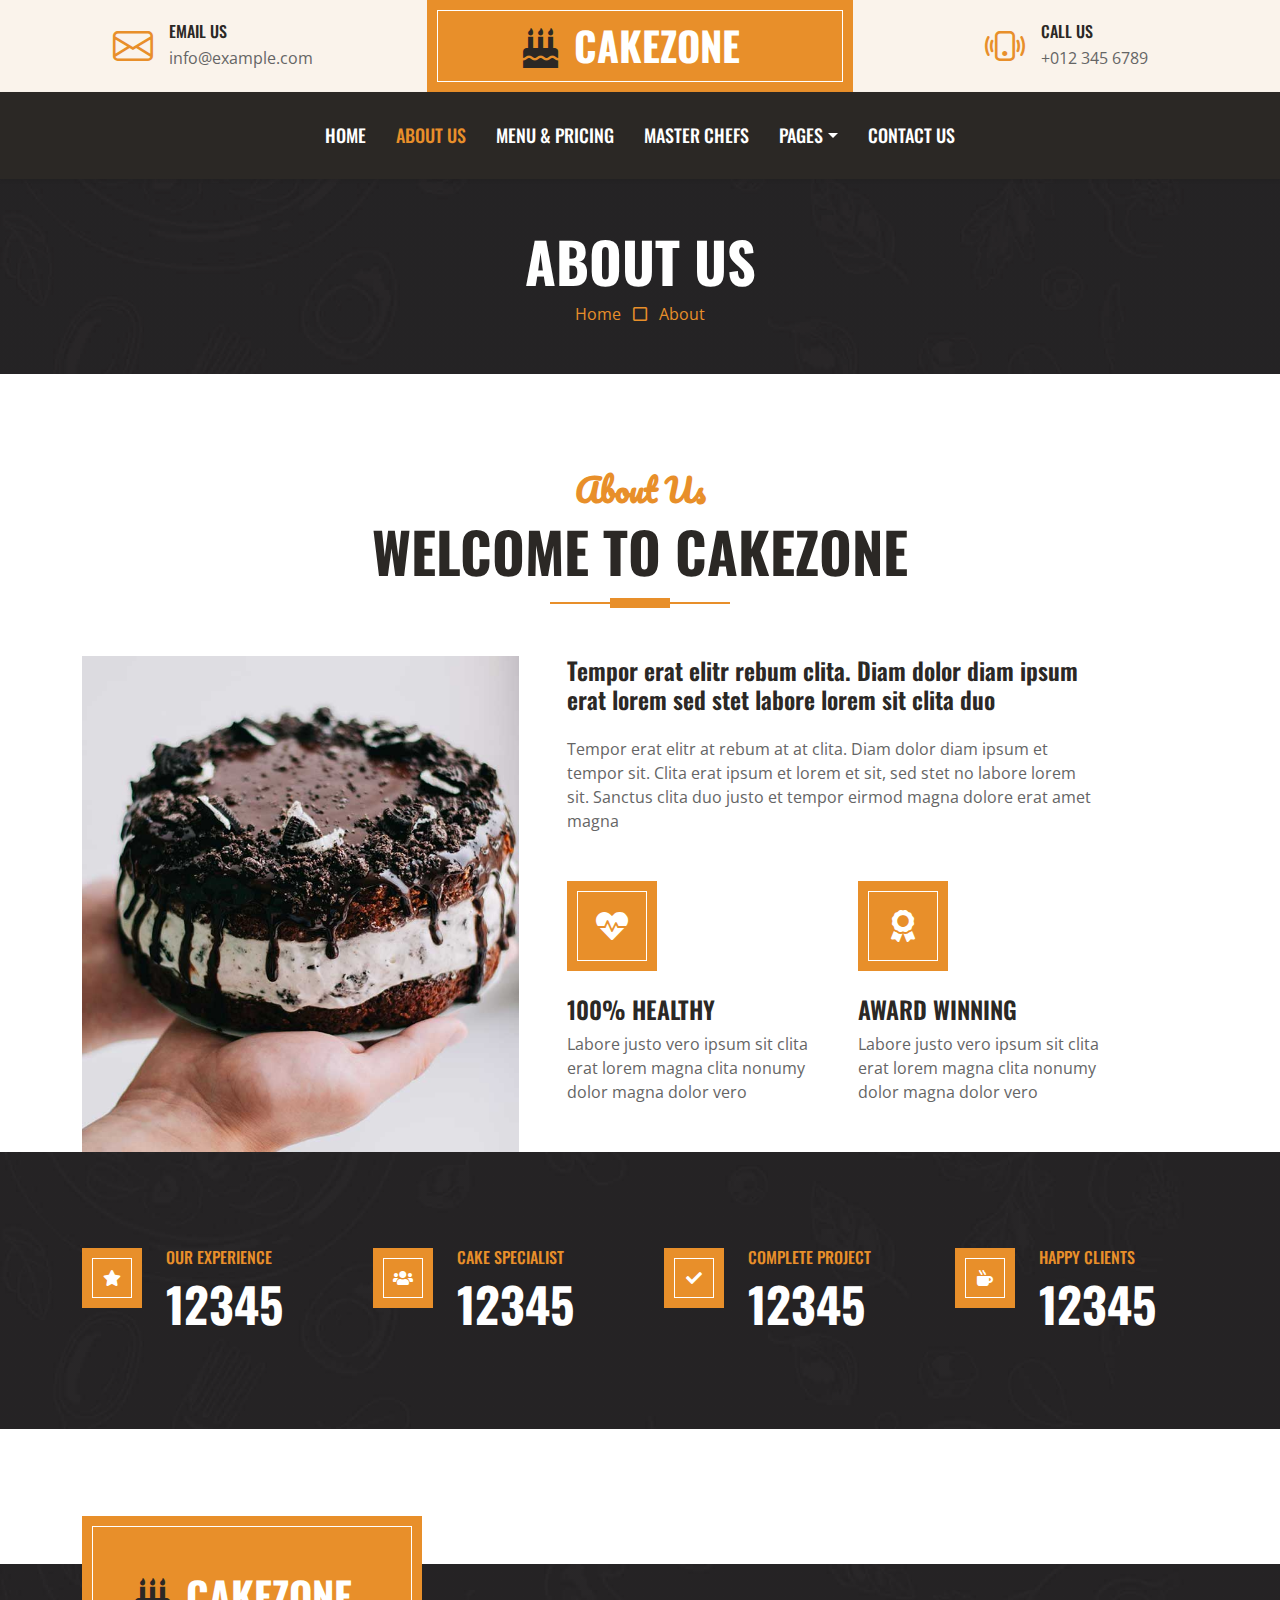
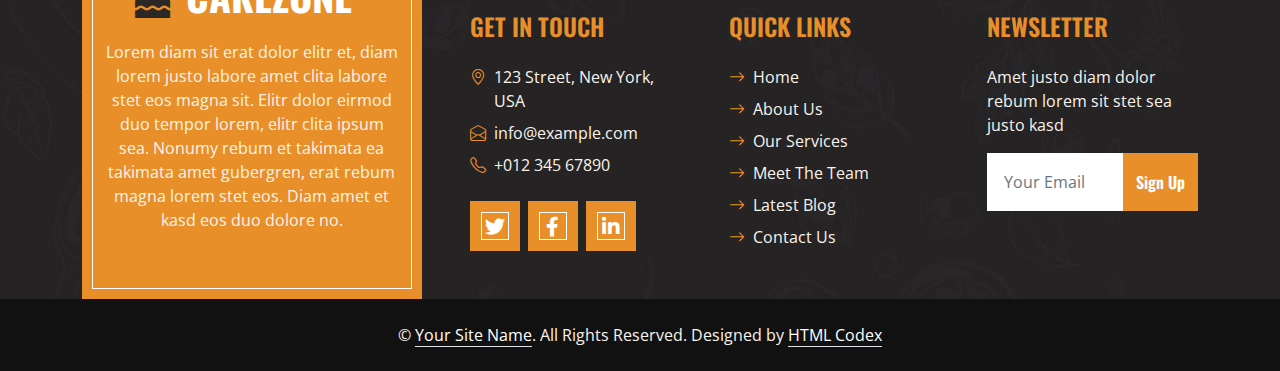
<file: Cake/about.html>
<!DOCTYPE html>
<html lang="en">

<head>
    <meta charset="utf-8">
    <title>CakeZone - Cake Shop Website Template</title>
    <meta content="width=device-width, initial-scale=1.0" name="viewport">
    <meta content="Free HTML Templates" name="keywords">
    <meta content="Free HTML Templates" name="description">

    <!-- Favicon -->
    <link href="img/favicon.ico" rel="icon">

    <!-- Google Web Fonts -->
    <link rel="preconnect" href="https://fonts.googleapis.com">
    <link rel="preconnect" href="https://fonts.gstatic.com" crossorigin>
    <link href="https://fonts.googleapis.com/css2?family=Open+Sans:wght@400;600&family=Oswald:wght@500;600;700&family=Pacifico&display=swap" rel="stylesheet"> 

    <!-- Icon Font Stylesheet -->
    <link href="https://cdnjs.cloudflare.com/ajax/libs/font-awesome/5.10.0/css/all.min.css" rel="stylesheet">
    <link href="https://cdn.jsdelivr.net/npm/bootstrap-icons@1.4.1/font/bootstrap-icons.css" rel="stylesheet">

    <!-- Libraries Stylesheet -->
    <link href="lib/owlcarousel/assets/owl.carousel.min.css" rel="stylesheet">

    <!-- Customized Bootstrap Stylesheet -->
    <link href="css/bootstrap.min.css" rel="stylesheet">

    <!-- Template Stylesheet -->
    <link href="css/style.css" rel="stylesheet">
</head>

<body>
    <!-- Topbar Start -->
    <div class="container-fluid px-0 d-none d-lg-block">
        <div class="row gx-0">
            <div class="col-lg-4 text-center bg-secondary py-3">
                <div class="d-inline-flex align-items-center justify-content-center">
                    <i class="bi bi-envelope fs-1 text-primary me-3"></i>
                    <div class="text-start">
                        <h6 class="text-uppercase mb-1">Email Us</h6>
                        <span>info@example.com</span>
                    </div>
                </div>
            </div>
            <div class="col-lg-4 text-center bg-primary border-inner py-3">
                <div class="d-inline-flex align-items-center justify-content-center">
                    <a href="index.html" class="navbar-brand">
                        <h1 class="m-0 text-uppercase text-white"><i class="fa fa-birthday-cake fs-1 text-dark me-3"></i>CakeZone</h1>
                    </a>
                </div>
            </div>
            <div class="col-lg-4 text-center bg-secondary py-3">
                <div class="d-inline-flex align-items-center justify-content-center">
                    <i class="bi bi-phone-vibrate fs-1 text-primary me-3"></i>
                    <div class="text-start">
                        <h6 class="text-uppercase mb-1">Call Us</h6>
                        <span>+012 345 6789</span>
                    </div>
                </div>
            </div>
        </div>
    </div>
    <!-- Topbar End -->


    <!-- Navbar Start -->
    <nav class="navbar navbar-expand-lg bg-dark navbar-dark shadow-sm py-3 py-lg-0 px-3 px-lg-0">
        <a href="index.html" class="navbar-brand d-block d-lg-none">
            <h1 class="m-0 text-uppercase text-white"><i class="fa fa-birthday-cake fs-1 text-primary me-3"></i>CakeZone</h1>
        </a>
        <button class="navbar-toggler" type="button" data-bs-toggle="collapse" data-bs-target="#navbarCollapse">
            <span class="navbar-toggler-icon"></span>
        </button>
        <div class="collapse navbar-collapse" id="navbarCollapse">
            <div class="navbar-nav ms-auto mx-lg-auto py-0">
                <a href="index.html" class="nav-item nav-link">Home</a>
                <a href="about.html" class="nav-item nav-link active">About Us</a>
                <a href="menu.html" class="nav-item nav-link">Menu & Pricing</a>
                <a href="team.html" class="nav-item nav-link">Master Chefs</a>
                <div class="nav-item dropdown">
                    <a href="#" class="nav-link dropdown-toggle" data-bs-toggle="dropdown">Pages</a>
                    <div class="dropdown-menu m-0">
                        <a href="service.html" class="dropdown-item">Our Service</a>
                        <a href="testimonial.html" class="dropdown-item">Testimonial</a>
                    </div>
                </div>
                <a href="contact.html" class="nav-item nav-link">Contact Us</a>
            </div>
        </div>
    </nav>
    <!-- Navbar End -->


    <!-- Page Header Start -->
    <div class="container-fluid bg-dark bg-img p-5 mb-5">
        <div class="row">
            <div class="col-12 text-center">
                <h1 class="display-4 text-uppercase text-white">About Us</h1>
                <a href="">Home</a>
                <i class="far fa-square text-primary px-2"></i>
                <a href="">About</a>
            </div>
        </div>
    </div>
    <!-- Page Header End -->


    <!-- About Start -->
    <div class="container-fluid pt-5">
        <div class="container">
            <div class="section-title position-relative text-center mx-auto mb-5 pb-3" style="max-width: 600px;">
                <h2 class="text-primary font-secondary">About Us</h2>
                <h1 class="display-4 text-uppercase">Welcome To CakeZone</h1>
            </div>
            <div class="row gx-5">
                <div class="col-lg-5 mb-5 mb-lg-0" style="min-height: 400px;">
                    <div class="position-relative h-100">
                        <img class="position-absolute w-100 h-100" src="img/about.jpg" style="object-fit: cover;">
                    </div>
                </div>
                <div class="col-lg-6 pb-5">
                    <h4 class="mb-4">Tempor erat elitr rebum clita. Diam dolor diam ipsum erat lorem sed stet labore lorem sit clita duo</h4>
                    <p class="mb-5">Tempor erat elitr at rebum at at clita. Diam dolor diam ipsum et tempor sit. Clita erat ipsum et lorem et sit, sed stet no labore lorem sit. Sanctus clita duo justo et tempor eirmod magna dolore erat amet magna</p>
                    <div class="row g-5">
                        <div class="col-sm-6">
                            <div class="d-flex align-items-center justify-content-center bg-primary border-inner mb-4" style="width: 90px; height: 90px;">
                                <i class="fa fa-heartbeat fa-2x text-white"></i>
                            </div>
                            <h4 class="text-uppercase">100% Healthy</h4>
                            <p class="mb-0">Labore justo vero ipsum sit clita erat lorem magna clita nonumy dolor magna dolor vero</p>
                        </div>
                        <div class="col-sm-6">
                            <div class="d-flex align-items-center justify-content-center bg-primary border-inner mb-4" style="width: 90px; height: 90px;">
                                <i class="fa fa-award fa-2x text-white"></i>
                            </div>
                            <h4 class="text-uppercase">Award Winning</h4>
                            <p class="mb-0">Labore justo vero ipsum sit clita erat lorem magna clita nonumy dolor magna dolor vero</p>
                        </div>
                    </div>
                </div>
            </div>
        </div>
    </div>
    <!-- About End -->


    <!-- Facts Start -->
    <div class="container-fluid bg-img py-5 mb-5">
        <div class="container py-5">
            <div class="row gx-5 gy-4">
                <div class="col-lg-3 col-md-6">
                    <div class="d-flex">
                        <div class="bg-primary border-inner d-flex align-items-center justify-content-center mb-3" style="width: 60px; height: 60px;">
                            <i class="fa fa-star text-white"></i>
                        </div>
                        <div class="ps-4">
                            <h6 class="text-primary text-uppercase">Our Experience</h6>
                            <h1 class="display-5 text-white mb-0" data-toggle="counter-up">12345</h1>
                        </div>
                    </div>
                </div>
                <div class="col-lg-3 col-md-6">
                    <div class="d-flex">
                        <div class="bg-primary border-inner d-flex align-items-center justify-content-center mb-3" style="width: 60px; height: 60px;">
                            <i class="fa fa-users text-white"></i>
                        </div>
                        <div class="ps-4">
                            <h6 class="text-primary text-uppercase">Cake Specialist</h6>
                            <h1 class="display-5 text-white mb-0" data-toggle="counter-up">12345</h1>
                        </div>
                    </div>
                </div>
                <div class="col-lg-3 col-md-6">
                    <div class="d-flex">
                        <div class="bg-primary border-inner d-flex align-items-center justify-content-center mb-3" style="width: 60px; height: 60px;">
                            <i class="fa fa-check text-white"></i>
                        </div>
                        <div class="ps-4">
                            <h6 class="text-primary text-uppercase">Complete Project</h6>
                            <h1 class="display-5 text-white mb-0" data-toggle="counter-up">12345</h1>
                        </div>
                    </div>
                </div>
                <div class="col-lg-3 col-md-6">
                    <div class="d-flex">
                        <div class="bg-primary border-inner d-flex align-items-center justify-content-center mb-3" style="width: 60px; height: 60px;">
                            <i class="fa fa-mug-hot text-white"></i>
                        </div>
                        <div class="ps-4">
                            <h6 class="text-primary text-uppercase">Happy Clients</h6>
                            <h1 class="display-5 text-white mb-0" data-toggle="counter-up">12345</h1>
                        </div>
                    </div>
                </div>
            </div>
        </div>
    </div>
    <!-- Facts End -->


    <!-- Footer Start -->
    <div class="container-fluid bg-dark bg-img text-secondary" style="margin-top: 135px">
        <div class="container">
            <div class="row gx-5">
                <div class="col-lg-4 col-md-6 mt-lg-n5">
                    <div class="d-flex flex-column align-items-center justify-content-center text-center h-100 bg-primary border-inner p-4">
                        <a href="index.html" class="navbar-brand">
                            <h1 class="m-0 text-uppercase text-white"><i class="fa fa-birthday-cake fs-1 text-dark me-3"></i>CakeZone</h1>
                        </a>
                        <p class="mt-3">Lorem diam sit erat dolor elitr et, diam lorem justo labore amet clita labore stet eos magna sit. Elitr dolor eirmod duo tempor lorem, elitr clita ipsum sea. Nonumy rebum et takimata ea takimata amet gubergren, erat rebum magna lorem stet eos. Diam amet et kasd eos duo dolore no.</p>
                    </div>
                </div>
                <div class="col-lg-8 col-md-6">
                    <div class="row gx-5">
                        <div class="col-lg-4 col-md-12 pt-5 mb-5">
                            <h4 class="text-primary text-uppercase mb-4">Get In Touch</h4>
                            <div class="d-flex mb-2">
                                <i class="bi bi-geo-alt text-primary me-2"></i>
                                <p class="mb-0">123 Street, New York, USA</p>
                            </div>
                            <div class="d-flex mb-2">
                                <i class="bi bi-envelope-open text-primary me-2"></i>
                                <p class="mb-0">info@example.com</p>
                            </div>
                            <div class="d-flex mb-2">
                                <i class="bi bi-telephone text-primary me-2"></i>
                                <p class="mb-0">+012 345 67890</p>
                            </div>
                            <div class="d-flex mt-4">
                                <a class="btn btn-lg btn-primary btn-lg-square border-inner rounded-0 me-2" href="#"><i class="fab fa-twitter fw-normal"></i></a>
                                <a class="btn btn-lg btn-primary btn-lg-square border-inner rounded-0 me-2" href="#"><i class="fab fa-facebook-f fw-normal"></i></a>
                                <a class="btn btn-lg btn-primary btn-lg-square border-inner rounded-0 me-2" href="#"><i class="fab fa-linkedin-in fw-normal"></i></a>
                            </div>
                        </div>
                        <div class="col-lg-4 col-md-12 pt-0 pt-lg-5 mb-5">
                            <h4 class="text-primary text-uppercase mb-4">Quick Links</h4>
                            <div class="d-flex flex-column justify-content-start">
                                <a class="text-secondary mb-2" href="#"><i class="bi bi-arrow-right text-primary me-2"></i>Home</a>
                                <a class="text-secondary mb-2" href="#"><i class="bi bi-arrow-right text-primary me-2"></i>About Us</a>
                                <a class="text-secondary mb-2" href="#"><i class="bi bi-arrow-right text-primary me-2"></i>Our Services</a>
                                <a class="text-secondary mb-2" href="#"><i class="bi bi-arrow-right text-primary me-2"></i>Meet The Team</a>
                                <a class="text-secondary mb-2" href="#"><i class="bi bi-arrow-right text-primary me-2"></i>Latest Blog</a>
                                <a class="text-secondary" href="#"><i class="bi bi-arrow-right text-primary me-2"></i>Contact Us</a>
                            </div>
                        </div>
                        <div class="col-lg-4 col-md-12 pt-0 pt-lg-5 mb-5">
                            <h4 class="text-primary text-uppercase mb-4">Newsletter</h4>
                            <p>Amet justo diam dolor rebum lorem sit stet sea justo kasd</p>
                            <form action="">
                                <div class="input-group">
                                    <input type="text" class="form-control border-white p-3" placeholder="Your Email">
                                    <button class="btn btn-primary">Sign Up</button>
                                </div>
                            </form>
                        </div>
                    </div>
                </div>
            </div>
        </div>
    </div>
    <div class="container-fluid text-secondary py-4" style="background: #111111;">
        <div class="container text-center">
            <p class="mb-0">&copy; <a class="text-white border-bottom" href="#">Your Site Name</a>. All Rights Reserved. Designed by <a class="text-white border-bottom" href="https://htmlcodex.com">HTML Codex</a></p>
        </div>
    </div>
    <!-- Footer End -->


    <!-- Back to Top -->
    <a href="#" class="btn btn-primary border-inner py-3 fs-4 back-to-top"><i class="bi bi-arrow-up"></i></a>


    <!-- JavaScript Libraries -->
    <script src="https://code.jquery.com/jquery-3.4.1.min.js"></script>
    <script src="https://cdn.jsdelivr.net/npm/bootstrap@5.0.0/dist/js/bootstrap.bundle.min.js"></script>
    <script src="lib/easing/easing.min.js"></script>
    <script src="lib/waypoints/waypoints.min.js"></script>
    <script src="lib/counterup/counterup.min.js"></script>
    <script src="lib/owlcarousel/owl.carousel.min.js"></script>

    <!-- Template Javascript -->
    <script src="js/main.js"></script>
</body>

</html>
</file>
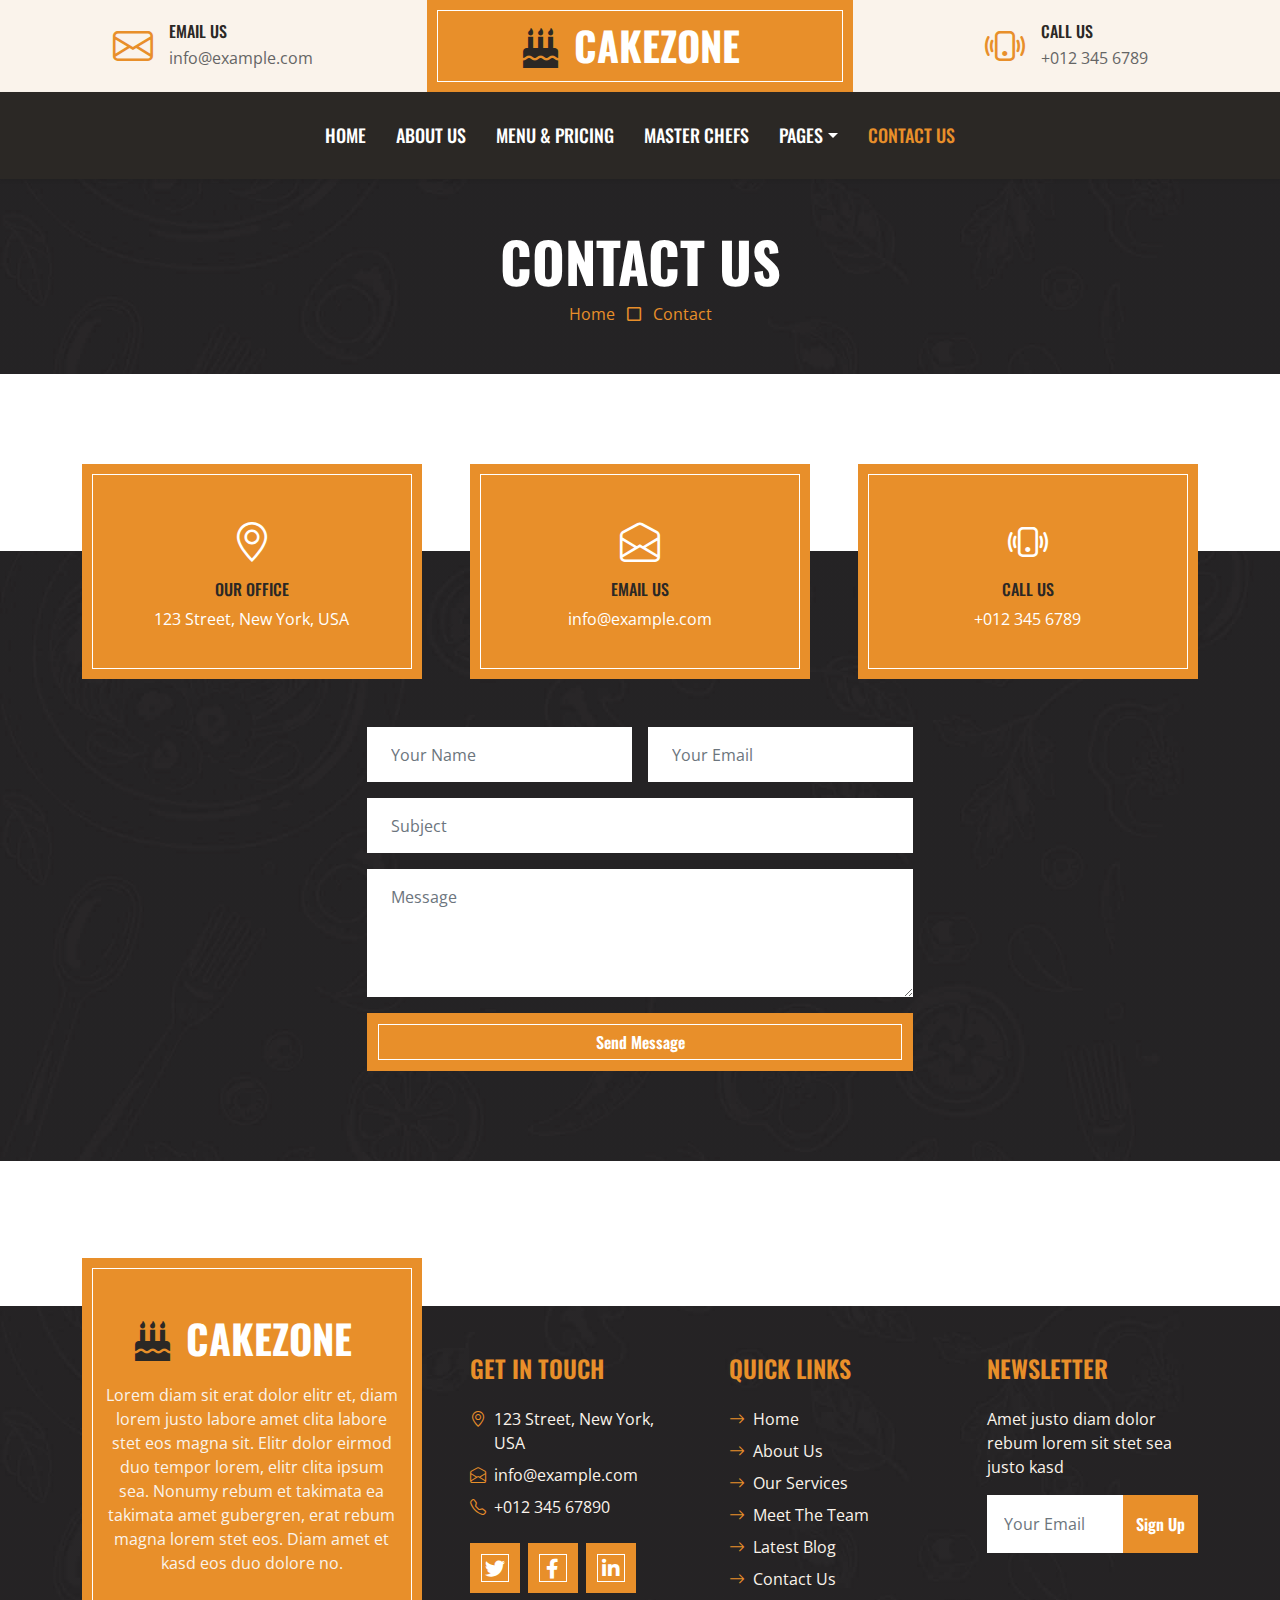
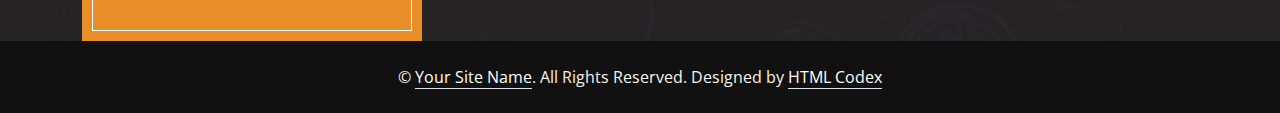
<file: Cake/contact.html>
<!DOCTYPE html>
<html lang="en">

<head>
    <meta charset="utf-8">
    <title>CakeZone - Cake Shop Website Template</title>
    <meta content="width=device-width, initial-scale=1.0" name="viewport">
    <meta content="Free HTML Templates" name="keywords">
    <meta content="Free HTML Templates" name="description">

    <!-- Favicon -->
    <link href="img/favicon.ico" rel="icon">

    <!-- Google Web Fonts -->
    <link rel="preconnect" href="https://fonts.googleapis.com">
    <link rel="preconnect" href="https://fonts.gstatic.com" crossorigin>
    <link href="https://fonts.googleapis.com/css2?family=Open+Sans:wght@400;600&family=Oswald:wght@500;600;700&family=Pacifico&display=swap" rel="stylesheet"> 

    <!-- Icon Font Stylesheet -->
    <link href="https://cdnjs.cloudflare.com/ajax/libs/font-awesome/5.10.0/css/all.min.css" rel="stylesheet">
    <link href="https://cdn.jsdelivr.net/npm/bootstrap-icons@1.4.1/font/bootstrap-icons.css" rel="stylesheet">

    <!-- Libraries Stylesheet -->
    <link href="lib/owlcarousel/assets/owl.carousel.min.css" rel="stylesheet">

    <!-- Customized Bootstrap Stylesheet -->
    <link href="css/bootstrap.min.css" rel="stylesheet">

    <!-- Template Stylesheet -->
    <link href="css/style.css" rel="stylesheet">
</head>

<body>
    <!-- Topbar Start -->
    <div class="container-fluid px-0 d-none d-lg-block">
        <div class="row gx-0">
            <div class="col-lg-4 text-center bg-secondary py-3">
                <div class="d-inline-flex align-items-center justify-content-center">
                    <i class="bi bi-envelope fs-1 text-primary me-3"></i>
                    <div class="text-start">
                        <h6 class="text-uppercase mb-1">Email Us</h6>
                        <span>info@example.com</span>
                    </div>
                </div>
            </div>
            <div class="col-lg-4 text-center bg-primary border-inner py-3">
                <div class="d-inline-flex align-items-center justify-content-center">
                    <a href="index.html" class="navbar-brand">
                        <h1 class="m-0 text-uppercase text-white"><i class="fa fa-birthday-cake fs-1 text-dark me-3"></i>CakeZone</h1>
                    </a>
                </div>
            </div>
            <div class="col-lg-4 text-center bg-secondary py-3">
                <div class="d-inline-flex align-items-center justify-content-center">
                    <i class="bi bi-phone-vibrate fs-1 text-primary me-3"></i>
                    <div class="text-start">
                        <h6 class="text-uppercase mb-1">Call Us</h6>
                        <span>+012 345 6789</span>
                    </div>
                </div>
            </div>
        </div>
    </div>
    <!-- Topbar End -->


    <!-- Navbar Start -->
    <nav class="navbar navbar-expand-lg bg-dark navbar-dark shadow-sm py-3 py-lg-0 px-3 px-lg-0">
        <a href="index.html" class="navbar-brand d-block d-lg-none">
            <h1 class="m-0 text-uppercase text-white"><i class="fa fa-birthday-cake fs-1 text-primary me-3"></i>CakeZone</h1>
        </a>
        <button class="navbar-toggler" type="button" data-bs-toggle="collapse" data-bs-target="#navbarCollapse">
            <span class="navbar-toggler-icon"></span>
        </button>
        <div class="collapse navbar-collapse" id="navbarCollapse">
            <div class="navbar-nav ms-auto mx-lg-auto py-0">
                <a href="index.html" class="nav-item nav-link">Home</a>
                <a href="about.html" class="nav-item nav-link">About Us</a>
                <a href="menu.html" class="nav-item nav-link">Menu & Pricing</a>
                <a href="team.html" class="nav-item nav-link">Master Chefs</a>
                <div class="nav-item dropdown">
                    <a href="#" class="nav-link dropdown-toggle" data-bs-toggle="dropdown">Pages</a>
                    <div class="dropdown-menu m-0">
                        <a href="service.html" class="dropdown-item">Our Service</a>
                        <a href="testimonial.html" class="dropdown-item">Testimonial</a>
                    </div>
                </div>
                <a href="contact.html" class="nav-item nav-link active">Contact Us</a>
            </div>
        </div>
    </nav>
    <!-- Navbar End -->


    <!-- Page Header Start -->
    <div class="container-fluid bg-dark bg-img p-5 mb-5">
        <div class="row">
            <div class="col-12 text-center">
                <h1 class="display-4 text-uppercase text-white">Contact Us</h1>
                <a href="">Home</a>
                <i class="far fa-square text-primary px-2"></i>
                <a href="">Contact</a>
            </div>
        </div>
    </div>
    <!-- Page Header End -->


    <!-- Contact Start -->
    <div class="container-fluid contact position-relative px-5" style="margin-top: 90px;">
        <div class="container">
            <div class="row g-5 mb-5">
                <div class="col-lg-4 col-md-6">
                    <div class="bg-primary border-inner text-center text-white p-5">
                        <i class="bi bi-geo-alt fs-1 text-white"></i>
                        <h6 class="text-uppercase my-2">Our Office</h6>
                        <span>123 Street, New York, USA</span>
                    </div>
                </div>
                <div class="col-lg-4 col-md-6">
                    <div class="bg-primary border-inner text-center text-white p-5">
                        <i class="bi bi-envelope-open fs-1 text-white"></i>
                        <h6 class="text-uppercase my-2">Email Us</h6>
                        <span>info@example.com</span>
                    </div>
                </div>
                <div class="col-lg-4 col-md-6">
                    <div class="bg-primary border-inner text-center text-white p-5">
                        <i class="bi bi-phone-vibrate fs-1 text-white"></i>
                        <h6 class="text-uppercase my-2">Call Us</h6>
                        <span>+012 345 6789</span>
                    </div>
                </div>
            </div>
            <div class="row justify-content-center">
                <div class="col-lg-6">
                    <form>
                        <div class="row g-3">
                            <div class="col-sm-6">
                                <input type="text" class="form-control bg-light border-0 px-4" placeholder="Your Name" style="height: 55px;">
                            </div>
                            <div class="col-sm-6">
                                <input type="email" class="form-control bg-light border-0 px-4" placeholder="Your Email" style="height: 55px;">
                            </div>
                            <div class="col-sm-12">
                                <input type="text" class="form-control bg-light border-0 px-4" placeholder="Subject" style="height: 55px;">
                            </div>
                            <div class="col-sm-12">
                                <textarea class="form-control bg-light border-0 px-4 py-3" rows="4" placeholder="Message"></textarea>
                            </div>
                            <div class="col-sm-12">
                                <button class="btn btn-primary border-inner w-100 py-3" type="submit">Send Message</button>
                            </div>
                        </div>
                    </form>
                </div>
            </div>
        </div>
    </div>
    <!-- Contact End -->


    <!-- Footer Start -->
    <div class="container-fluid bg-dark bg-img text-secondary" style="margin-top: 235px">
        <div class="container">
            <div class="row gx-5">
                <div class="col-lg-4 col-md-6 mt-lg-n5">
                    <div class="d-flex flex-column align-items-center justify-content-center text-center h-100 bg-primary border-inner p-4">
                        <a href="index.html" class="navbar-brand">
                            <h1 class="m-0 text-uppercase text-white"><i class="fa fa-birthday-cake fs-1 text-dark me-3"></i>CakeZone</h1>
                        </a>
                        <p class="mt-3">Lorem diam sit erat dolor elitr et, diam lorem justo labore amet clita labore stet eos magna sit. Elitr dolor eirmod duo tempor lorem, elitr clita ipsum sea. Nonumy rebum et takimata ea takimata amet gubergren, erat rebum magna lorem stet eos. Diam amet et kasd eos duo dolore no.</p>
                    </div>
                </div>
                <div class="col-lg-8 col-md-6">
                    <div class="row gx-5">
                        <div class="col-lg-4 col-md-12 pt-5 mb-5">
                            <h4 class="text-primary text-uppercase mb-4">Get In Touch</h4>
                            <div class="d-flex mb-2">
                                <i class="bi bi-geo-alt text-primary me-2"></i>
                                <p class="mb-0">123 Street, New York, USA</p>
                            </div>
                            <div class="d-flex mb-2">
                                <i class="bi bi-envelope-open text-primary me-2"></i>
                                <p class="mb-0">info@example.com</p>
                            </div>
                            <div class="d-flex mb-2">
                                <i class="bi bi-telephone text-primary me-2"></i>
                                <p class="mb-0">+012 345 67890</p>
                            </div>
                            <div class="d-flex mt-4">
                                <a class="btn btn-lg btn-primary btn-lg-square border-inner rounded-0 me-2" href="#"><i class="fab fa-twitter fw-normal"></i></a>
                                <a class="btn btn-lg btn-primary btn-lg-square border-inner rounded-0 me-2" href="#"><i class="fab fa-facebook-f fw-normal"></i></a>
                                <a class="btn btn-lg btn-primary btn-lg-square border-inner rounded-0 me-2" href="#"><i class="fab fa-linkedin-in fw-normal"></i></a>
                            </div>
                        </div>
                        <div class="col-lg-4 col-md-12 pt-0 pt-lg-5 mb-5">
                            <h4 class="text-primary text-uppercase mb-4">Quick Links</h4>
                            <div class="d-flex flex-column justify-content-start">
                                <a class="text-secondary mb-2" href="#"><i class="bi bi-arrow-right text-primary me-2"></i>Home</a>
                                <a class="text-secondary mb-2" href="#"><i class="bi bi-arrow-right text-primary me-2"></i>About Us</a>
                                <a class="text-secondary mb-2" href="#"><i class="bi bi-arrow-right text-primary me-2"></i>Our Services</a>
                                <a class="text-secondary mb-2" href="#"><i class="bi bi-arrow-right text-primary me-2"></i>Meet The Team</a>
                                <a class="text-secondary mb-2" href="#"><i class="bi bi-arrow-right text-primary me-2"></i>Latest Blog</a>
                                <a class="text-secondary" href="#"><i class="bi bi-arrow-right text-primary me-2"></i>Contact Us</a>
                            </div>
                        </div>
                        <div class="col-lg-4 col-md-12 pt-0 pt-lg-5 mb-5">
                            <h4 class="text-primary text-uppercase mb-4">Newsletter</h4>
                            <p>Amet justo diam dolor rebum lorem sit stet sea justo kasd</p>
                            <form action="">
                                <div class="input-group">
                                    <input type="text" class="form-control border-white p-3" placeholder="Your Email">
                                    <button class="btn btn-primary">Sign Up</button>
                                </div>
                            </form>
                        </div>
                    </div>
                </div>
            </div>
        </div>
    </div>
    <div class="container-fluid text-secondary py-4" style="background: #111111;">
        <div class="container text-center">
            <p class="mb-0">&copy; <a class="text-white border-bottom" href="#">Your Site Name</a>. All Rights Reserved. Designed by <a class="text-white border-bottom" href="https://htmlcodex.com">HTML Codex</a></p>
        </div>
    </div>
    <!-- Footer End -->


    <!-- Back to Top -->
    <a href="#" class="btn btn-primary border-inner py-3 fs-4 back-to-top"><i class="bi bi-arrow-up"></i></a>


    <!-- JavaScript Libraries -->
    <script src="https://code.jquery.com/jquery-3.4.1.min.js"></script>
    <script src="https://cdn.jsdelivr.net/npm/bootstrap@5.0.0/dist/js/bootstrap.bundle.min.js"></script>
    <script src="lib/easing/easing.min.js"></script>
    <script src="lib/waypoints/waypoints.min.js"></script>
    <script src="lib/counterup/counterup.min.js"></script>
    <script src="lib/owlcarousel/owl.carousel.min.js"></script>

    <!-- Template Javascript -->
    <script src="js/main.js"></script>
</body>

</html>
</file>
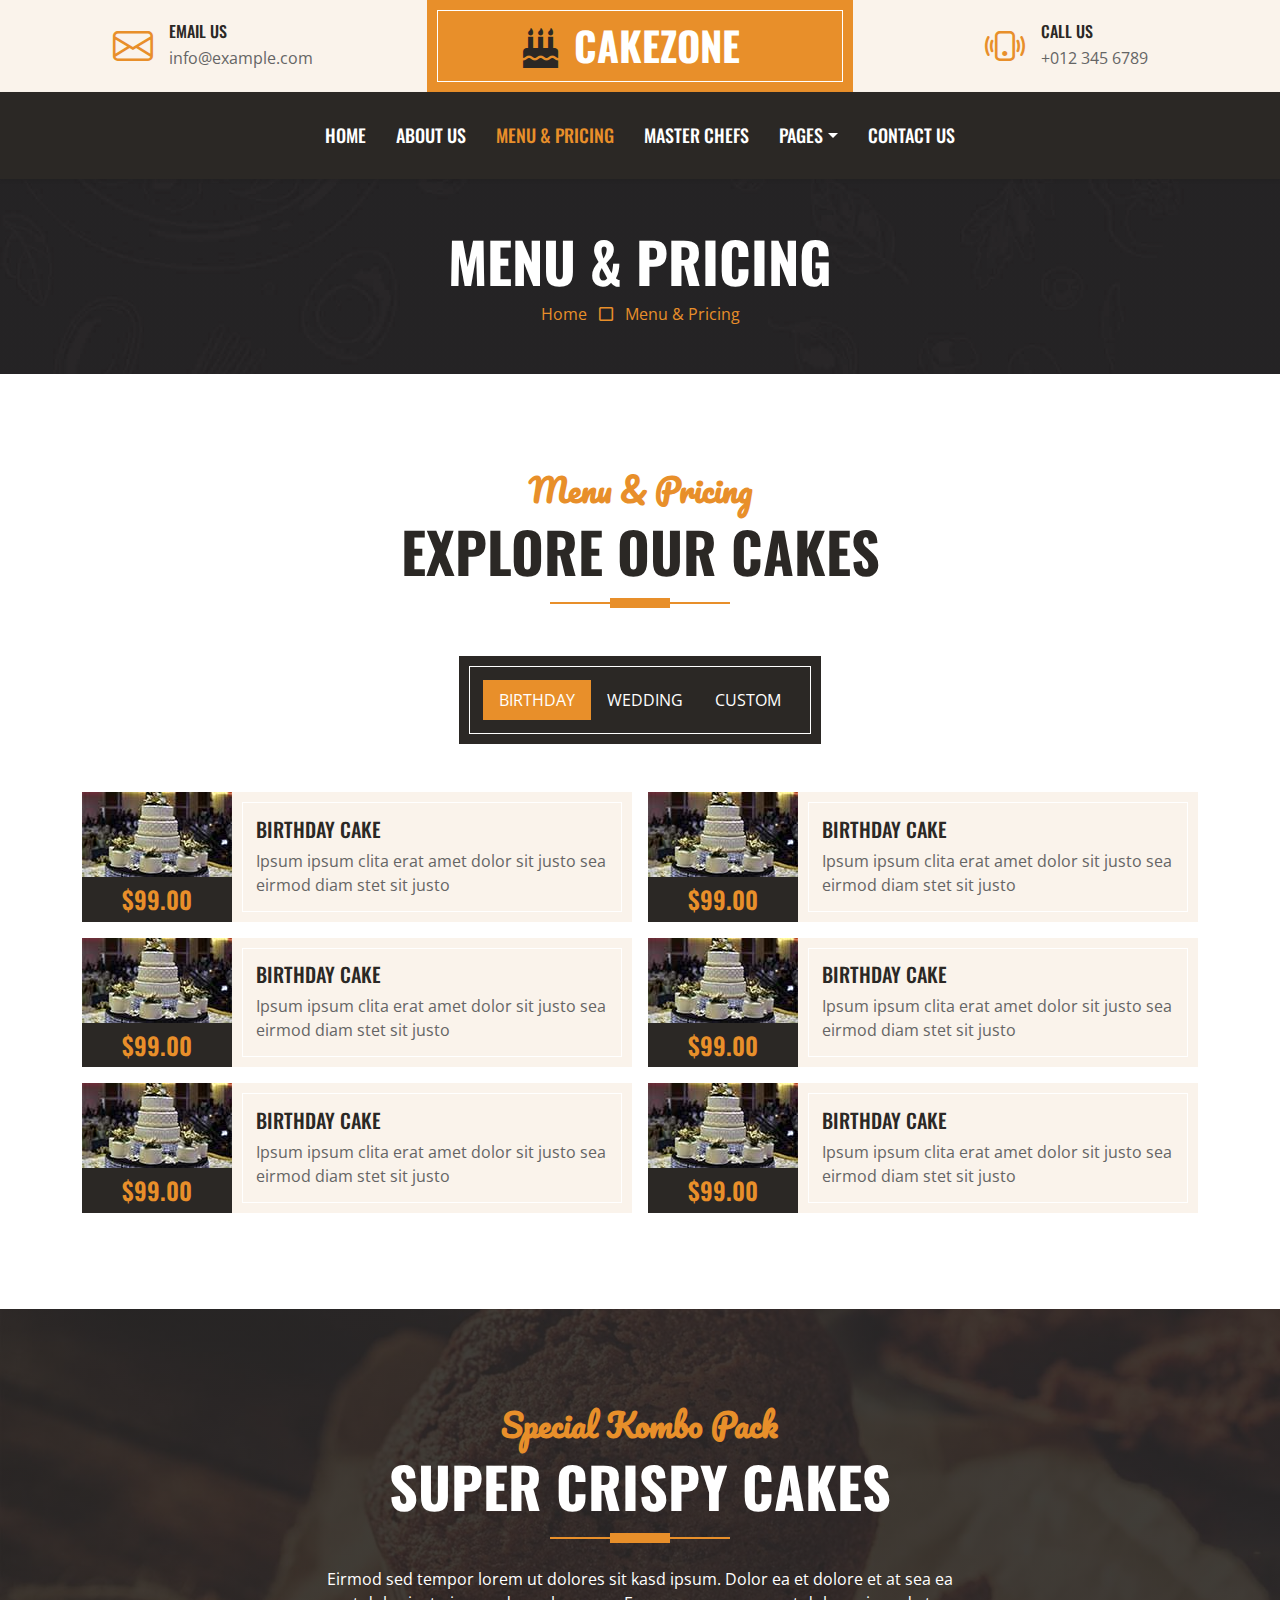
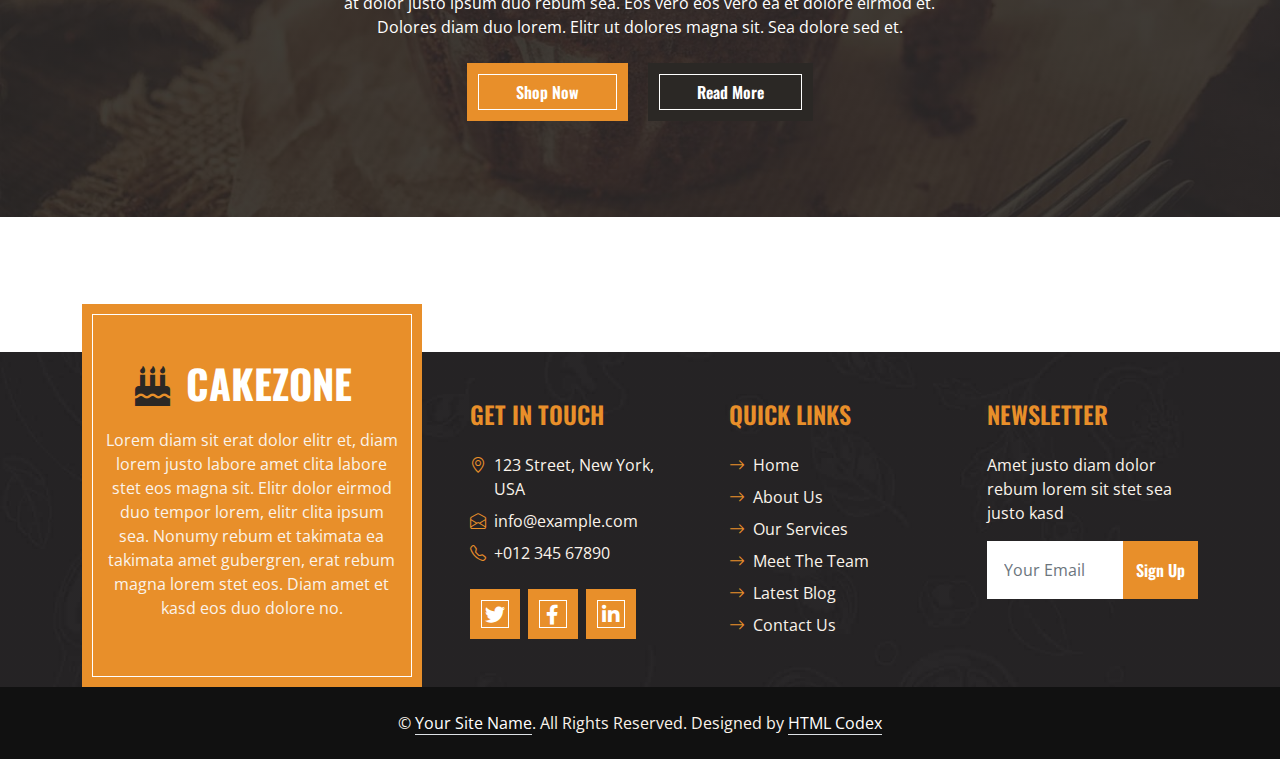
<file: Cake/menu.html>
<!DOCTYPE html>
<html lang="en">

<head>
    <meta charset="utf-8">
    <title>CakeZone - Cake Shop Website Template</title>
    <meta content="width=device-width, initial-scale=1.0" name="viewport">
    <meta content="Free HTML Templates" name="keywords">
    <meta content="Free HTML Templates" name="description">

    <!-- Favicon -->
    <link href="img/favicon.ico" rel="icon">

    <!-- Google Web Fonts -->
    <link rel="preconnect" href="https://fonts.googleapis.com">
    <link rel="preconnect" href="https://fonts.gstatic.com" crossorigin>
    <link href="https://fonts.googleapis.com/css2?family=Open+Sans:wght@400;600&family=Oswald:wght@500;600;700&family=Pacifico&display=swap" rel="stylesheet"> 

    <!-- Icon Font Stylesheet -->
    <link href="https://cdnjs.cloudflare.com/ajax/libs/font-awesome/5.10.0/css/all.min.css" rel="stylesheet">
    <link href="https://cdn.jsdelivr.net/npm/bootstrap-icons@1.4.1/font/bootstrap-icons.css" rel="stylesheet">

    <!-- Libraries Stylesheet -->
    <link href="lib/owlcarousel/assets/owl.carousel.min.css" rel="stylesheet">

    <!-- Customized Bootstrap Stylesheet -->
    <link href="css/bootstrap.min.css" rel="stylesheet">

    <!-- Template Stylesheet -->
    <link href="css/style.css" rel="stylesheet">
</head>

<body>
    <!-- Topbar Start -->
    <div class="container-fluid px-0 d-none d-lg-block">
        <div class="row gx-0">
            <div class="col-lg-4 text-center bg-secondary py-3">
                <div class="d-inline-flex align-items-center justify-content-center">
                    <i class="bi bi-envelope fs-1 text-primary me-3"></i>
                    <div class="text-start">
                        <h6 class="text-uppercase mb-1">Email Us</h6>
                        <span>info@example.com</span>
                    </div>
                </div>
            </div>
            <div class="col-lg-4 text-center bg-primary border-inner py-3">
                <div class="d-inline-flex align-items-center justify-content-center">
                    <a href="index.html" class="navbar-brand">
                        <h1 class="m-0 text-uppercase text-white"><i class="fa fa-birthday-cake fs-1 text-dark me-3"></i>CakeZone</h1>
                    </a>
                </div>
            </div>
            <div class="col-lg-4 text-center bg-secondary py-3">
                <div class="d-inline-flex align-items-center justify-content-center">
                    <i class="bi bi-phone-vibrate fs-1 text-primary me-3"></i>
                    <div class="text-start">
                        <h6 class="text-uppercase mb-1">Call Us</h6>
                        <span>+012 345 6789</span>
                    </div>
                </div>
            </div>
        </div>
    </div>
    <!-- Topbar End -->


    <!-- Navbar Start -->
    <nav class="navbar navbar-expand-lg bg-dark navbar-dark shadow-sm py-3 py-lg-0 px-3 px-lg-0">
        <a href="index.html" class="navbar-brand d-block d-lg-none">
            <h1 class="m-0 text-uppercase text-white"><i class="fa fa-birthday-cake fs-1 text-primary me-3"></i>CakeZone</h1>
        </a>
        <button class="navbar-toggler" type="button" data-bs-toggle="collapse" data-bs-target="#navbarCollapse">
            <span class="navbar-toggler-icon"></span>
        </button>
        <div class="collapse navbar-collapse" id="navbarCollapse">
            <div class="navbar-nav ms-auto mx-lg-auto py-0">
                <a href="index.html" class="nav-item nav-link">Home</a>
                <a href="about.html" class="nav-item nav-link">About Us</a>
                <a href="menu.html" class="nav-item nav-link active">Menu & Pricing</a>
                <a href="team.html" class="nav-item nav-link">Master Chefs</a>
                <div class="nav-item dropdown">
                    <a href="#" class="nav-link dropdown-toggle" data-bs-toggle="dropdown">Pages</a>
                    <div class="dropdown-menu m-0">
                        <a href="service.html" class="dropdown-item">Our Service</a>
                        <a href="testimonial.html" class="dropdown-item">Testimonial</a>
                    </div>
                </div>
                <a href="contact.html" class="nav-item nav-link">Contact Us</a>
            </div>
        </div>
    </nav>
    <!-- Navbar End -->


    <!-- Page Header Start -->
    <div class="container-fluid bg-dark bg-img p-5 mb-5">
        <div class="row">
            <div class="col-12 text-center">
                <h1 class="display-4 text-uppercase text-white">Menu & Pricing</h1>
                <a href="">Home</a>
                <i class="far fa-square text-primary px-2"></i>
                <a href="">Menu & Pricing</a>
            </div>
        </div>
    </div>
    <!-- Page Header End -->


    <!-- Products Start -->
    <div class="container-fluid about py-5">
        <div class="container">
            <div class="section-title position-relative text-center mx-auto mb-5 pb-3" style="max-width: 600px;">
                <h2 class="text-primary font-secondary">Menu & Pricing</h2>
                <h1 class="display-4 text-uppercase">Explore Our Cakes</h1>
            </div>
            <div class="tab-class text-center">
                <ul class="nav nav-pills d-inline-flex justify-content-center bg-dark text-uppercase border-inner p-4 mb-5">
                    <li class="nav-item">
                        <a class="nav-link text-white active" data-bs-toggle="pill" href="#tab-1">Birthday</a>
                    </li>
                    <li class="nav-item">
                        <a class="nav-link text-white" data-bs-toggle="pill" href="#tab-2">Wedding</a>
                    </li>
                    <li class="nav-item">
                        <a class="nav-link text-white" data-bs-toggle="pill" href="#tab-3">Custom</a>
                    </li>
                </ul>
                <div class="tab-content">
                    <div id="tab-1" class="tab-pane fade show p-0 active">
                        <div class="row g-3">
                            <div class="col-lg-6">
                                <div class="d-flex h-100">
                                    <div class="flex-shrink-0">
                                        <img class="img-fluid" src="img/cake-1.jpg" alt="" style="width: 150px; height: 85px;">
                                        <h4 class="bg-dark text-primary p-2 m-0">$99.00</h4>
                                    </div>
                                    <div class="d-flex flex-column justify-content-center text-start bg-secondary border-inner px-4">
                                        <h5 class="text-uppercase">Birthday Cake</h5>
                                        <span>Ipsum ipsum clita erat amet dolor sit justo sea eirmod diam stet sit justo</span>
                                    </div>
                                </div>
                            </div>
                            <div class="col-lg-6">
                                <div class="d-flex h-100">
                                    <div class="flex-shrink-0">
                                        <img class="img-fluid" src="img/cake-1.jpg" alt="" style="width: 150px; height: 85px;">
                                        <h4 class="bg-dark text-primary p-2 m-0">$99.00</h4>
                                    </div>
                                    <div class="d-flex flex-column justify-content-center text-start bg-secondary border-inner px-4">
                                        <h5 class="text-uppercase">Birthday Cake</h5>
                                        <span>Ipsum ipsum clita erat amet dolor sit justo sea eirmod diam stet sit justo</span>
                                    </div>
                                </div>
                            </div>
                            <div class="col-lg-6">
                                <div class="d-flex h-100">
                                    <div class="flex-shrink-0">
                                        <img class="img-fluid" src="img/cake-1.jpg" alt="" style="width: 150px; height: 85px;">
                                        <h4 class="bg-dark text-primary p-2 m-0">$99.00</h4>
                                    </div>
                                    <div class="d-flex flex-column justify-content-center text-start bg-secondary border-inner px-4">
                                        <h5 class="text-uppercase">Birthday Cake</h5>
                                        <span>Ipsum ipsum clita erat amet dolor sit justo sea eirmod diam stet sit justo</span>
                                    </div>
                                </div>
                            </div>
                            <div class="col-lg-6">
                                <div class="d-flex h-100">
                                    <div class="flex-shrink-0">
                                        <img class="img-fluid" src="img/cake-1.jpg" alt="" style="width: 150px; height: 85px;">
                                        <h4 class="bg-dark text-primary p-2 m-0">$99.00</h4>
                                    </div>
                                    <div class="d-flex flex-column justify-content-center text-start bg-secondary border-inner px-4">
                                        <h5 class="text-uppercase">Birthday Cake</h5>
                                        <span>Ipsum ipsum clita erat amet dolor sit justo sea eirmod diam stet sit justo</span>
                                    </div>
                                </div>
                            </div>
                            <div class="col-lg-6">
                                <div class="d-flex h-100">
                                    <div class="flex-shrink-0">
                                        <img class="img-fluid" src="img/cake-1.jpg" alt="" style="width: 150px; height: 85px;">
                                        <h4 class="bg-dark text-primary p-2 m-0">$99.00</h4>
                                    </div>
                                    <div class="d-flex flex-column justify-content-center text-start bg-secondary border-inner px-4">
                                        <h5 class="text-uppercase">Birthday Cake</h5>
                                        <span>Ipsum ipsum clita erat amet dolor sit justo sea eirmod diam stet sit justo</span>
                                    </div>
                                </div>
                            </div>
                            <div class="col-lg-6">
                                <div class="d-flex h-100">
                                    <div class="flex-shrink-0">
                                        <img class="img-fluid" src="img/cake-1.jpg" alt="" style="width: 150px; height: 85px;">
                                        <h4 class="bg-dark text-primary p-2 m-0">$99.00</h4>
                                    </div>
                                    <div class="d-flex flex-column justify-content-center text-start bg-secondary border-inner px-4">
                                        <h5 class="text-uppercase">Birthday Cake</h5>
                                        <span>Ipsum ipsum clita erat amet dolor sit justo sea eirmod diam stet sit justo</span>
                                    </div>
                                </div>
                            </div>
                        </div>
                    </div>
                    <div id="tab-2" class="tab-pane fade show p-0">
                        <div class="row g-3">
                            <div class="col-lg-6">
                                <div class="d-flex h-100">
                                    <div class="flex-shrink-0">
                                        <img class="img-fluid" src="img/cake-2.jpg" alt="" style="width: 150px; height: 85px;">
                                        <h4 class="bg-dark text-primary p-2 m-0">$99.00</h4>
                                    </div>
                                    <div class="d-flex flex-column justify-content-center text-start bg-secondary border-inner px-4">
                                        <h5 class="text-uppercase">Wedding Cake</h5>
                                        <span>Ipsum ipsum clita erat amet dolor sit justo sea eirmod diam stet sit justo</span>
                                    </div>
                                </div>
                            </div>
                            <div class="col-lg-6">
                                <div class="d-flex h-100">
                                    <div class="flex-shrink-0">
                                        <img class="img-fluid" src="img/cake-2.jpg" alt="" style="width: 150px; height: 85px;">
                                        <h4 class="bg-dark text-primary p-2 m-0">$99.00</h4>
                                    </div>
                                    <div class="d-flex flex-column justify-content-center text-start bg-secondary border-inner px-4">
                                        <h5 class="text-uppercase">Wedding Cake</h5>
                                        <span>Ipsum ipsum clita erat amet dolor sit justo sea eirmod diam stet sit justo</span>
                                    </div>
                                </div>
                            </div>
                            <div class="col-lg-6">
                                <div class="d-flex h-100">
                                    <div class="flex-shrink-0">
                                        <img class="img-fluid" src="img/cake-2.jpg" alt="" style="width: 150px; height: 85px;">
                                        <h4 class="bg-dark text-primary p-2 m-0">$99.00</h4>
                                    </div>
                                    <div class="d-flex flex-column justify-content-center text-start bg-secondary border-inner px-4">
                                        <h5 class="text-uppercase">Wedding Cake</h5>
                                        <span>Ipsum ipsum clita erat amet dolor sit justo sea eirmod diam stet sit justo</span>
                                    </div>
                                </div>
                            </div>
                            <div class="col-lg-6">
                                <div class="d-flex h-100">
                                    <div class="flex-shrink-0">
                                        <img class="img-fluid" src="img/cake-2.jpg" alt="" style="width: 150px; height: 85px;">
                                        <h4 class="bg-dark text-primary p-2 m-0">$99.00</h4>
                                    </div>
                                    <div class="d-flex flex-column justify-content-center text-start bg-secondary border-inner px-4">
                                        <h5 class="text-uppercase">Wedding Cake</h5>
                                        <span>Ipsum ipsum clita erat amet dolor sit justo sea eirmod diam stet sit justo</span>
                                    </div>
                                </div>
                            </div>
                            <div class="col-lg-6">
                                <div class="d-flex h-100">
                                    <div class="flex-shrink-0">
                                        <img class="img-fluid" src="img/cake-2.jpg" alt="" style="width: 150px; height: 85px;">
                                        <h4 class="bg-dark text-primary p-2 m-0">$99.00</h4>
                                    </div>
                                    <div class="d-flex flex-column justify-content-center text-start bg-secondary border-inner px-4">
                                        <h5 class="text-uppercase">Wedding Cake</h5>
                                        <span>Ipsum ipsum clita erat amet dolor sit justo sea eirmod diam stet sit justo</span>
                                    </div>
                                </div>
                            </div>
                            <div class="col-lg-6">
                                <div class="d-flex h-100">
                                    <div class="flex-shrink-0">
                                        <img class="img-fluid" src="img/cake-2.jpg" alt="" style="width: 150px; height: 85px;">
                                        <h4 class="bg-dark text-primary p-2 m-0">$99.00</h4>
                                    </div>
                                    <div class="d-flex flex-column justify-content-center text-start bg-secondary border-inner px-4">
                                        <h5 class="text-uppercase">Wedding Cake</h5>
                                        <span>Ipsum ipsum clita erat amet dolor sit justo sea eirmod diam stet sit justo</span>
                                    </div>
                                </div>
                            </div>
                        </div>
                    </div>
                    <div id="tab-3" class="tab-pane fade show p-0">
                        <div class="row g-3">
                            <div class="col-lg-6">
                                <div class="d-flex h-100">
                                    <div class="flex-shrink-0">
                                        <img class="img-fluid" src="img/cake-3.jpg" alt="" style="width: 150px; height: 85px;">
                                        <h4 class="bg-dark text-primary p-2 m-0">$99.00</h4>
                                    </div>
                                    <div class="d-flex flex-column justify-content-center text-start bg-secondary border-inner px-4">
                                        <h5 class="text-uppercase">Custom Cake</h5>
                                        <span>Ipsum ipsum clita erat amet dolor sit justo sea eirmod diam stet sit justo</span>
                                    </div>
                                </div>
                            </div>
                            <div class="col-lg-6">
                                <div class="d-flex h-100">
                                    <div class="flex-shrink-0">
                                        <img class="img-fluid" src="img/cake-3.jpg" alt="" style="width: 150px; height: 85px;">
                                        <h4 class="bg-dark text-primary p-2 m-0">$99.00</h4>
                                    </div>
                                    <div class="d-flex flex-column justify-content-center text-start bg-secondary border-inner px-4">
                                        <h5 class="text-uppercase">Custom Cake</h5>
                                        <span>Ipsum ipsum clita erat amet dolor sit justo sea eirmod diam stet sit justo</span>
                                    </div>
                                </div>
                            </div>
                            <div class="col-lg-6">
                                <div class="d-flex h-100">
                                    <div class="flex-shrink-0">
                                        <img class="img-fluid" src="img/cake-3.jpg" alt="" style="width: 150px; height: 85px;">
                                        <h4 class="bg-dark text-primary p-2 m-0">$99.00</h4>
                                    </div>
                                    <div class="d-flex flex-column justify-content-center text-start bg-secondary border-inner px-4">
                                        <h5 class="text-uppercase">Custom Cake</h5>
                                        <span>Ipsum ipsum clita erat amet dolor sit justo sea eirmod diam stet sit justo</span>
                                    </div>
                                </div>
                            </div>
                            <div class="col-lg-6">
                                <div class="d-flex h-100">
                                    <div class="flex-shrink-0">
                                        <img class="img-fluid" src="img/cake-3.jpg" alt="" style="width: 150px; height: 85px;">
                                        <h4 class="bg-dark text-primary p-2 m-0">$99.00</h4>
                                    </div>
                                    <div class="d-flex flex-column justify-content-center text-start bg-secondary border-inner px-4">
                                        <h5 class="text-uppercase">Custom Cake</h5>
                                        <span>Ipsum ipsum clita erat amet dolor sit justo sea eirmod diam stet sit justo</span>
                                    </div>
                                </div>
                            </div>
                            <div class="col-lg-6">
                                <div class="d-flex h-100">
                                    <div class="flex-shrink-0">
                                        <img class="img-fluid" src="img/cake-3.jpg" alt="" style="width: 150px; height: 85px;">
                                        <h4 class="bg-dark text-primary p-2 m-0">$99.00</h4>
                                    </div>
                                    <div class="d-flex flex-column justify-content-center text-start bg-secondary border-inner px-4">
                                        <h5 class="text-uppercase">Custom Cake</h5>
                                        <span>Ipsum ipsum clita erat amet dolor sit justo sea eirmod diam stet sit justo</span>
                                    </div>
                                </div>
                            </div>
                            <div class="col-lg-6">
                                <div class="d-flex h-100">
                                    <div class="flex-shrink-0">
                                        <img class="img-fluid" src="img/cake-3.jpg" alt="" style="width: 150px; height: 85px;">
                                        <h4 class="bg-dark text-primary p-2 m-0">$99.00</h4>
                                    </div>
                                    <div class="d-flex flex-column justify-content-center text-start bg-secondary border-inner px-4">
                                        <h5 class="text-uppercase">Custom Cake</h5>
                                        <span>Ipsum ipsum clita erat amet dolor sit justo sea eirmod diam stet sit justo</span>
                                    </div>
                                </div>
                            </div>
                        </div>
                    </div>
                </div>
            </div>
        </div>
    </div>
    <!-- Products End -->


    <!-- Offer Start -->
    <div class="container-fluid bg-offer my-5 py-5">
        <div class="container py-5">
            <div class="row gx-5 justify-content-center">
                <div class="col-lg-7 text-center">
                    <div class="section-title position-relative text-center mx-auto mb-4 pb-3" style="max-width: 600px;">
                        <h2 class="text-primary font-secondary">Special Kombo Pack</h2>
                        <h1 class="display-4 text-uppercase text-white">Super Crispy Cakes</h1>
                    </div>
                    <p class="text-white mb-4">Eirmod sed tempor lorem ut dolores sit kasd ipsum. Dolor ea et dolore et at sea ea at dolor justo ipsum duo rebum sea. Eos vero eos vero ea et dolore eirmod et. Dolores diam duo lorem. Elitr ut dolores magna sit. Sea dolore sed et.</p>
                    <a href="" class="btn btn-primary border-inner py-3 px-5 me-3">Shop Now</a>
                    <a href="" class="btn btn-dark border-inner py-3 px-5">Read More</a>
                </div>
            </div>
        </div>
    </div>
    <!-- Offer End -->
    

    <!-- Footer Start -->
    <div class="container-fluid bg-img text-secondary" style="margin-top: 135px">
        <div class="container">
            <div class="row gx-5">
                <div class="col-lg-4 col-md-6 mt-lg-n5">
                    <div class="d-flex flex-column align-items-center justify-content-center text-center h-100 bg-primary border-inner p-4">
                        <a href="index.html" class="navbar-brand">
                            <h1 class="m-0 text-uppercase text-white"><i class="fa fa-birthday-cake fs-1 text-dark me-3"></i>CakeZone</h1>
                        </a>
                        <p class="mt-3">Lorem diam sit erat dolor elitr et, diam lorem justo labore amet clita labore stet eos magna sit. Elitr dolor eirmod duo tempor lorem, elitr clita ipsum sea. Nonumy rebum et takimata ea takimata amet gubergren, erat rebum magna lorem stet eos. Diam amet et kasd eos duo dolore no.</p>
                    </div>
                </div>
                <div class="col-lg-8 col-md-6">
                    <div class="row gx-5">
                        <div class="col-lg-4 col-md-12 pt-5 mb-5">
                            <h4 class="text-primary text-uppercase mb-4">Get In Touch</h4>
                            <div class="d-flex mb-2">
                                <i class="bi bi-geo-alt text-primary me-2"></i>
                                <p class="mb-0">123 Street, New York, USA</p>
                            </div>
                            <div class="d-flex mb-2">
                                <i class="bi bi-envelope-open text-primary me-2"></i>
                                <p class="mb-0">info@example.com</p>
                            </div>
                            <div class="d-flex mb-2">
                                <i class="bi bi-telephone text-primary me-2"></i>
                                <p class="mb-0">+012 345 67890</p>
                            </div>
                            <div class="d-flex mt-4">
                                <a class="btn btn-lg btn-primary btn-lg-square border-inner rounded-0 me-2" href="#"><i class="fab fa-twitter fw-normal"></i></a>
                                <a class="btn btn-lg btn-primary btn-lg-square border-inner rounded-0 me-2" href="#"><i class="fab fa-facebook-f fw-normal"></i></a>
                                <a class="btn btn-lg btn-primary btn-lg-square border-inner rounded-0 me-2" href="#"><i class="fab fa-linkedin-in fw-normal"></i></a>
                            </div>
                        </div>
                        <div class="col-lg-4 col-md-12 pt-0 pt-lg-5 mb-5">
                            <h4 class="text-primary text-uppercase mb-4">Quick Links</h4>
                            <div class="d-flex flex-column justify-content-start">
                                <a class="text-secondary mb-2" href="#"><i class="bi bi-arrow-right text-primary me-2"></i>Home</a>
                                <a class="text-secondary mb-2" href="#"><i class="bi bi-arrow-right text-primary me-2"></i>About Us</a>
                                <a class="text-secondary mb-2" href="#"><i class="bi bi-arrow-right text-primary me-2"></i>Our Services</a>
                                <a class="text-secondary mb-2" href="#"><i class="bi bi-arrow-right text-primary me-2"></i>Meet The Team</a>
                                <a class="text-secondary mb-2" href="#"><i class="bi bi-arrow-right text-primary me-2"></i>Latest Blog</a>
                                <a class="text-secondary" href="#"><i class="bi bi-arrow-right text-primary me-2"></i>Contact Us</a>
                            </div>
                        </div>
                        <div class="col-lg-4 col-md-12 pt-0 pt-lg-5 mb-5">
                            <h4 class="text-primary text-uppercase mb-4">Newsletter</h4>
                            <p>Amet justo diam dolor rebum lorem sit stet sea justo kasd</p>
                            <form action="">
                                <div class="input-group">
                                    <input type="text" class="form-control border-white p-3" placeholder="Your Email">
                                    <button class="btn btn-primary">Sign Up</button>
                                </div>
                            </form>
                        </div>
                    </div>
                </div>
            </div>
        </div>
    </div>
    <div class="container-fluid text-secondary py-4" style="background: #111111;">
        <div class="container text-center">
            <p class="mb-0">&copy; <a class="text-white border-bottom" href="#">Your Site Name</a>. All Rights Reserved. Designed by <a class="text-white border-bottom" href="https://htmlcodex.com">HTML Codex</a></p>
        </div>
    </div>
    <!-- Footer End -->


    <!-- Back to Top -->
    <a href="#" class="btn btn-primary border-inner py-3 fs-4 back-to-top"><i class="bi bi-arrow-up"></i></a>


    <!-- JavaScript Libraries -->
    <script src="https://code.jquery.com/jquery-3.4.1.min.js"></script>
    <script src="https://cdn.jsdelivr.net/npm/bootstrap@5.0.0/dist/js/bootstrap.bundle.min.js"></script>
    <script src="lib/easing/easing.min.js"></script>
    <script src="lib/waypoints/waypoints.min.js"></script>
    <script src="lib/counterup/counterup.min.js"></script>
    <script src="lib/owlcarousel/owl.carousel.min.js"></script>

    <!-- Template Javascript -->
    <script src="js/main.js"></script>
</body>

</html>
</file>
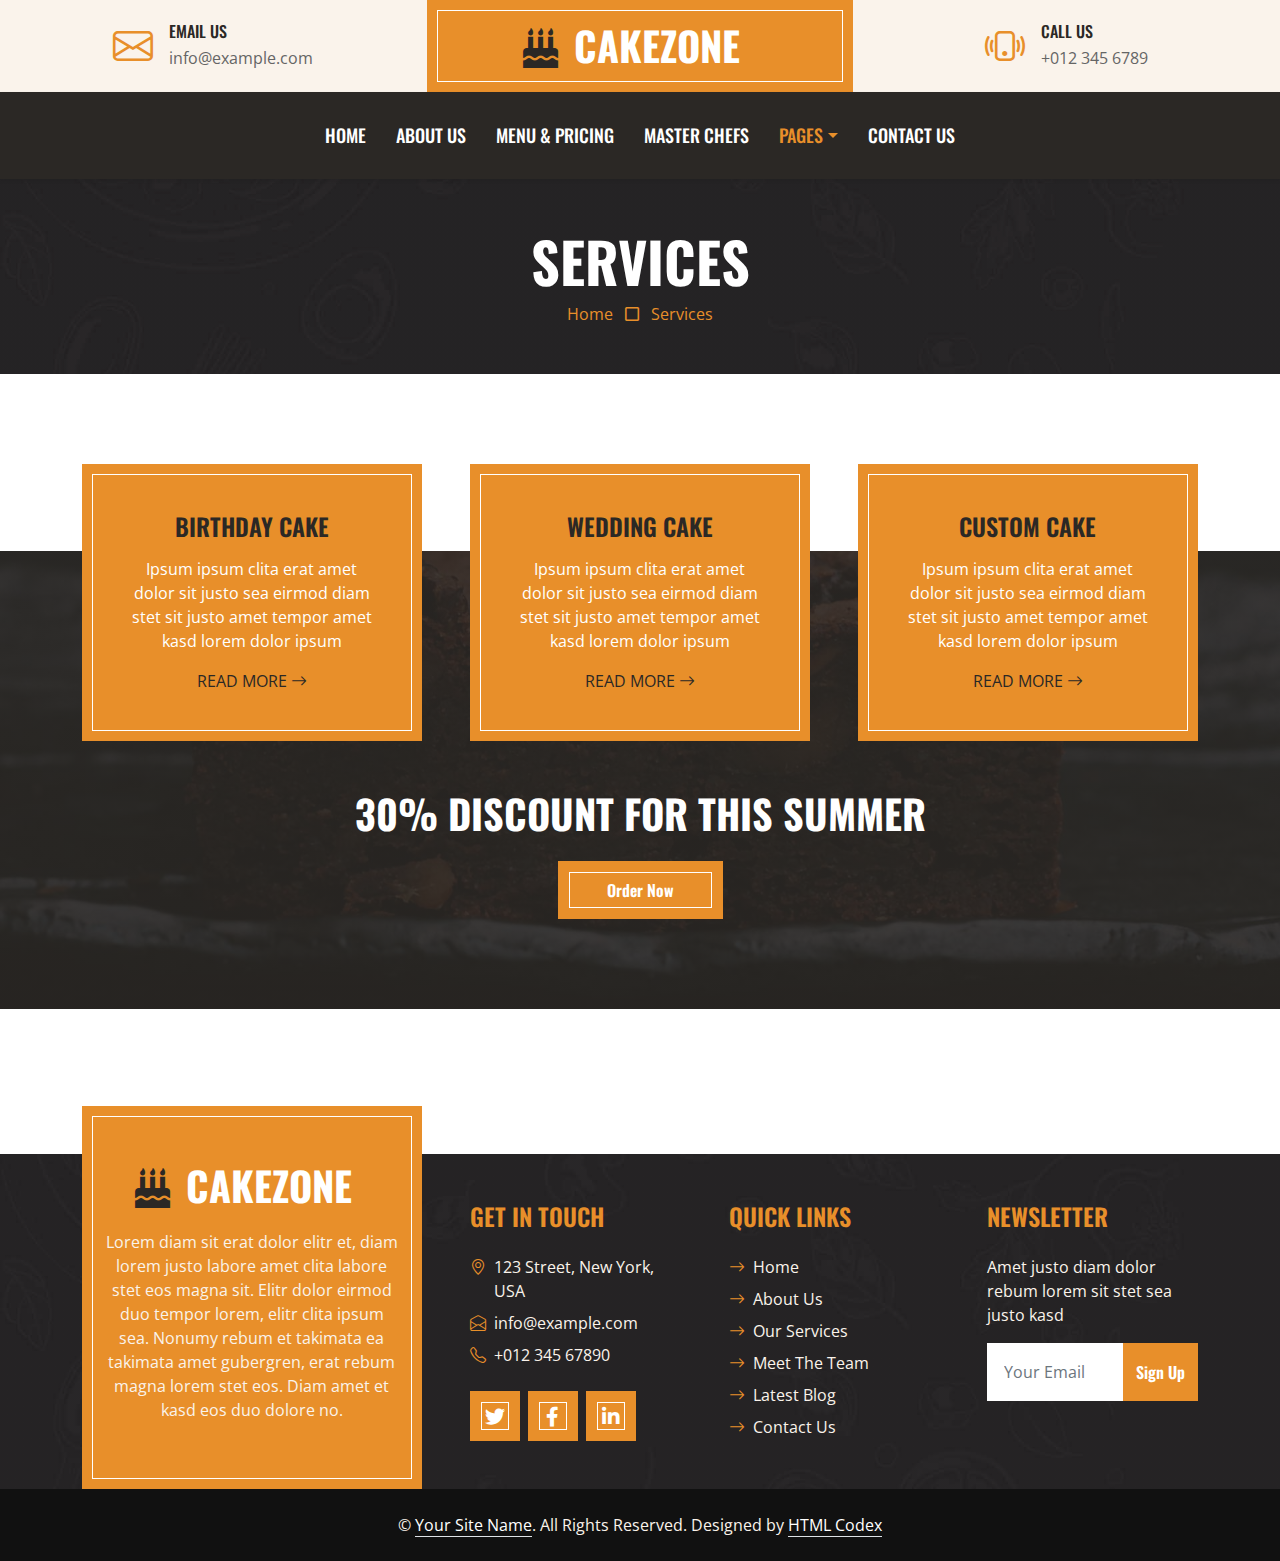
<file: Cake/service.html>
<!DOCTYPE html>
<html lang="en">

<head>
    <meta charset="utf-8">
    <title>CakeZone - Cake Shop Website Template</title>
    <meta content="width=device-width, initial-scale=1.0" name="viewport">
    <meta content="Free HTML Templates" name="keywords">
    <meta content="Free HTML Templates" name="description">

    <!-- Favicon -->
    <link href="img/favicon.ico" rel="icon">

    <!-- Google Web Fonts -->
    <link rel="preconnect" href="https://fonts.googleapis.com">
    <link rel="preconnect" href="https://fonts.gstatic.com" crossorigin>
    <link href="https://fonts.googleapis.com/css2?family=Open+Sans:wght@400;600&family=Oswald:wght@500;600;700&family=Pacifico&display=swap" rel="stylesheet"> 

    <!-- Icon Font Stylesheet -->
    <link href="https://cdnjs.cloudflare.com/ajax/libs/font-awesome/5.10.0/css/all.min.css" rel="stylesheet">
    <link href="https://cdn.jsdelivr.net/npm/bootstrap-icons@1.4.1/font/bootstrap-icons.css" rel="stylesheet">

    <!-- Libraries Stylesheet -->
    <link href="lib/owlcarousel/assets/owl.carousel.min.css" rel="stylesheet">

    <!-- Customized Bootstrap Stylesheet -->
    <link href="css/bootstrap.min.css" rel="stylesheet">

    <!-- Template Stylesheet -->
    <link href="css/style.css" rel="stylesheet">
</head>

<body>
    <!-- Topbar Start -->
    <div class="container-fluid px-0 d-none d-lg-block">
        <div class="row gx-0">
            <div class="col-lg-4 text-center bg-secondary py-3">
                <div class="d-inline-flex align-items-center justify-content-center">
                    <i class="bi bi-envelope fs-1 text-primary me-3"></i>
                    <div class="text-start">
                        <h6 class="text-uppercase mb-1">Email Us</h6>
                        <span>info@example.com</span>
                    </div>
                </div>
            </div>
            <div class="col-lg-4 text-center bg-primary border-inner py-3">
                <div class="d-inline-flex align-items-center justify-content-center">
                    <a href="index.html" class="navbar-brand">
                        <h1 class="m-0 text-uppercase text-white"><i class="fa fa-birthday-cake fs-1 text-dark me-3"></i>CakeZone</h1>
                    </a>
                </div>
            </div>
            <div class="col-lg-4 text-center bg-secondary py-3">
                <div class="d-inline-flex align-items-center justify-content-center">
                    <i class="bi bi-phone-vibrate fs-1 text-primary me-3"></i>
                    <div class="text-start">
                        <h6 class="text-uppercase mb-1">Call Us</h6>
                        <span>+012 345 6789</span>
                    </div>
                </div>
            </div>
        </div>
    </div>
    <!-- Topbar End -->


    <!-- Navbar Start -->
    <nav class="navbar navbar-expand-lg bg-dark navbar-dark shadow-sm py-3 py-lg-0 px-3 px-lg-0">
        <a href="index.html" class="navbar-brand d-block d-lg-none">
            <h1 class="m-0 text-uppercase text-white"><i class="fa fa-birthday-cake fs-1 text-primary me-3"></i>CakeZone</h1>
        </a>
        <button class="navbar-toggler" type="button" data-bs-toggle="collapse" data-bs-target="#navbarCollapse">
            <span class="navbar-toggler-icon"></span>
        </button>
        <div class="collapse navbar-collapse" id="navbarCollapse">
            <div class="navbar-nav ms-auto mx-lg-auto py-0">
                <a href="index.html" class="nav-item nav-link">Home</a>
                <a href="about.html" class="nav-item nav-link">About Us</a>
                <a href="menu.html" class="nav-item nav-link">Menu & Pricing</a>
                <a href="team.html" class="nav-item nav-link">Master Chefs</a>
                <div class="nav-item dropdown">
                    <a href="#" class="nav-link dropdown-toggle active" data-bs-toggle="dropdown">Pages</a>
                    <div class="dropdown-menu m-0">
                        <a href="service.html" class="dropdown-item active">Our Service</a>
                        <a href="testimonial.html" class="dropdown-item">Testimonial</a>
                    </div>
                </div>
                <a href="contact.html" class="nav-item nav-link">Contact Us</a>
            </div>
        </div>
    </nav>
    <!-- Navbar End -->


    <!-- Page Header Start -->
    <div class="container-fluid bg-dark bg-img p-5 mb-5">
        <div class="row">
            <div class="col-12 text-center">
                <h1 class="display-4 text-uppercase text-white">Services</h1>
                <a href="">Home</a>
                <i class="far fa-square text-primary px-2"></i>
                <a href="">Services</a>
            </div>
        </div>
    </div>
    <!-- Page Header End -->


    <!-- Service Start -->
    <div class="container-fluid service position-relative px-5" style="margin-top: 90px;">
        <div class="container">
            <div class="row g-5">
                <div class="col-lg-4 col-md-6">
                    <div class="bg-primary border-inner text-center text-white p-5">
                        <h4 class="text-uppercase mb-3">Birthday Cake</h4>
                        <p>Ipsum ipsum clita erat amet dolor sit justo sea eirmod diam stet sit justo amet tempor amet kasd lorem dolor ipsum</p>
                        <a class="text-uppercase text-dark" href="">Read More <i class="bi bi-arrow-right"></i></a>
                    </div>
                </div>
                <div class="col-lg-4 col-md-6">
                    <div class="bg-primary border-inner text-center text-white p-5">
                        <h4 class="text-uppercase mb-3">Wedding Cake</h4>
                        <p>Ipsum ipsum clita erat amet dolor sit justo sea eirmod diam stet sit justo amet tempor amet kasd lorem dolor ipsum</p>
                        <a class="text-uppercase text-dark" href="">Read More <i class="bi bi-arrow-right"></i></a>
                    </div>
                </div>
                <div class="col-lg-4 col-md-6">
                    <div class="bg-primary border-inner text-center text-white p-5">
                        <h4 class="text-uppercase mb-3">Custom Cake</h4>
                        <p>Ipsum ipsum clita erat amet dolor sit justo sea eirmod diam stet sit justo amet tempor amet kasd lorem dolor ipsum</p>
                        <a class="text-uppercase text-dark" href="">Read More <i class="bi bi-arrow-right"></i></a>
                    </div>
                </div>
                <div class="col-lg-12 col-md-6 text-center">
                    <h1 class="text-uppercase text-light mb-4">30% Discount For This Summer</h1>
                    <a href="" class="btn btn-primary border-inner py-3 px-5">Order Now</a>
                </div>
            </div>
        </div>
    </div>
    <!-- Service Start -->


    <!-- Footer Start -->
    <div class="container-fluid bg-dark bg-img text-secondary" style="margin-top: 235px">
        <div class="container">
            <div class="row gx-5">
                <div class="col-lg-4 col-md-6 mt-lg-n5">
                    <div class="d-flex flex-column align-items-center justify-content-center text-center h-100 bg-primary border-inner p-4">
                        <a href="index.html" class="navbar-brand">
                            <h1 class="m-0 text-uppercase text-white"><i class="fa fa-birthday-cake fs-1 text-dark me-3"></i>CakeZone</h1>
                        </a>
                        <p class="mt-3">Lorem diam sit erat dolor elitr et, diam lorem justo labore amet clita labore stet eos magna sit. Elitr dolor eirmod duo tempor lorem, elitr clita ipsum sea. Nonumy rebum et takimata ea takimata amet gubergren, erat rebum magna lorem stet eos. Diam amet et kasd eos duo dolore no.</p>
                    </div>
                </div>
                <div class="col-lg-8 col-md-6">
                    <div class="row gx-5">
                        <div class="col-lg-4 col-md-12 pt-5 mb-5">
                            <h4 class="text-primary text-uppercase mb-4">Get In Touch</h4>
                            <div class="d-flex mb-2">
                                <i class="bi bi-geo-alt text-primary me-2"></i>
                                <p class="mb-0">123 Street, New York, USA</p>
                            </div>
                            <div class="d-flex mb-2">
                                <i class="bi bi-envelope-open text-primary me-2"></i>
                                <p class="mb-0">info@example.com</p>
                            </div>
                            <div class="d-flex mb-2">
                                <i class="bi bi-telephone text-primary me-2"></i>
                                <p class="mb-0">+012 345 67890</p>
                            </div>
                            <div class="d-flex mt-4">
                                <a class="btn btn-lg btn-primary btn-lg-square border-inner rounded-0 me-2" href="#"><i class="fab fa-twitter fw-normal"></i></a>
                                <a class="btn btn-lg btn-primary btn-lg-square border-inner rounded-0 me-2" href="#"><i class="fab fa-facebook-f fw-normal"></i></a>
                                <a class="btn btn-lg btn-primary btn-lg-square border-inner rounded-0 me-2" href="#"><i class="fab fa-linkedin-in fw-normal"></i></a>
                            </div>
                        </div>
                        <div class="col-lg-4 col-md-12 pt-0 pt-lg-5 mb-5">
                            <h4 class="text-primary text-uppercase mb-4">Quick Links</h4>
                            <div class="d-flex flex-column justify-content-start">
                                <a class="text-secondary mb-2" href="#"><i class="bi bi-arrow-right text-primary me-2"></i>Home</a>
                                <a class="text-secondary mb-2" href="#"><i class="bi bi-arrow-right text-primary me-2"></i>About Us</a>
                                <a class="text-secondary mb-2" href="#"><i class="bi bi-arrow-right text-primary me-2"></i>Our Services</a>
                                <a class="text-secondary mb-2" href="#"><i class="bi bi-arrow-right text-primary me-2"></i>Meet The Team</a>
                                <a class="text-secondary mb-2" href="#"><i class="bi bi-arrow-right text-primary me-2"></i>Latest Blog</a>
                                <a class="text-secondary" href="#"><i class="bi bi-arrow-right text-primary me-2"></i>Contact Us</a>
                            </div>
                        </div>
                        <div class="col-lg-4 col-md-12 pt-0 pt-lg-5 mb-5">
                            <h4 class="text-primary text-uppercase mb-4">Newsletter</h4>
                            <p>Amet justo diam dolor rebum lorem sit stet sea justo kasd</p>
                            <form action="">
                                <div class="input-group">
                                    <input type="text" class="form-control border-white p-3" placeholder="Your Email">
                                    <button class="btn btn-primary">Sign Up</button>
                                </div>
                            </form>
                        </div>
                    </div>
                </div>
            </div>
        </div>
    </div>
    <div class="container-fluid text-secondary py-4" style="background: #111111;">
        <div class="container text-center">
            <p class="mb-0">&copy; <a class="text-white border-bottom" href="#">Your Site Name</a>. All Rights Reserved. Designed by <a class="text-white border-bottom" href="https://htmlcodex.com">HTML Codex</a></p>
        </div>
    </div>
    <!-- Footer End -->


    <!-- Back to Top -->
    <a href="#" class="btn btn-primary border-inner py-3 fs-4 back-to-top"><i class="bi bi-arrow-up"></i></a>


    <!-- JavaScript Libraries -->
    <script src="https://code.jquery.com/jquery-3.4.1.min.js"></script>
    <script src="https://cdn.jsdelivr.net/npm/bootstrap@5.0.0/dist/js/bootstrap.bundle.min.js"></script>
    <script src="lib/easing/easing.min.js"></script>
    <script src="lib/waypoints/waypoints.min.js"></script>
    <script src="lib/counterup/counterup.min.js"></script>
    <script src="lib/owlcarousel/owl.carousel.min.js"></script>

    <!-- Template Javascript -->
    <script src="js/main.js"></script>
</body>

</html>
</file>
<file: assets/vendors/themify-icons/css/themify-icons.css>
@font-face {
	font-family: 'themify';
	src:url("../fonts/themify.eot?-fvbane");
	src:url("../fonts/themify.eot?#iefix-fvbane") format("embedded-opentype"),
		url("../fonts/themify.woff?-fvbane") format("woff"),
		url("../fonts/themify.ttf?-fvbane") format("truetype"),
		url("../fonts/themify.svg?-fvbane#themify") format("svg");
	font-weight: normal;
	font-style: normal;
}

[class^="ti-"], [class*=" ti-"] {
	font-family: 'themify';
	speak: none;
	font-style: normal;
	font-weight: normal;
	font-variant: normal;
	text-transform: none;
	line-height: 1;

	/* Better Font Rendering =========== */
	-webkit-font-smoothing: antialiased;
	-moz-osx-font-smoothing: grayscale;
}

.ti-wand:before {
	content: "\e600";
}
.ti-volume:before {
	content: "\e601";
}
.ti-user:before {
	content: "\e602";
}
.ti-unlock:before {
	content: "\e603";
}
.ti-unlink:before {
	content: "\e604";
}
.ti-trash:before {
	content: "\e605";
}
.ti-thought:before {
	content: "\e606";
}
.ti-target:before {
	content: "\e607";
}
.ti-tag:before {
	content: "\e608";
}
.ti-tablet:before {
	content: "\e609";
}
.ti-star:before {
	content: "\e60a";
}
.ti-spray:before {
	content: "\e60b";
}
.ti-signal:before {
	content: "\e60c";
}
.ti-shopping-cart:before {
	content: "\e60d";
}
.ti-shopping-cart-full:before {
	content: "\e60e";
}
.ti-settings:before {
	content: "\e60f";
}
.ti-search:before {
	content: "\e610";
}
.ti-zoom-in:before {
	content: "\e611";
}
.ti-zoom-out:before {
	content: "\e612";
}
.ti-cut:before {
	content: "\e613";
}
.ti-ruler:before {
	content: "\e614";
}
.ti-ruler-pencil:before {
	content: "\e615";
}
.ti-ruler-alt:before {
	content: "\e616";
}
.ti-bookmark:before {
	content: "\e617";
}
.ti-bookmark-alt:before {
	content: "\e618";
}
.ti-reload:before {
	content: "\e619";
}
.ti-plus:before {
	content: "\e61a";
}
.ti-pin:before {
	content: "\e61b";
}
.ti-pencil:before {
	content: "\e61c";
}
.ti-pencil-alt:before {
	content: "\e61d";
}
.ti-paint-roller:before {
	content: "\e61e";
}
.ti-paint-bucket:before {
	content: "\e61f";
}
.ti-na:before {
	content: "\e620";
}
.ti-mobile:before {
	content: "\e621";
}
.ti-minus:before {
	content: "\e622";
}
.ti-medall:before {
	content: "\e623";
}
.ti-medall-alt:before {
	content: "\e624";
}
.ti-marker:before {
	content: "\e625";
}
.ti-marker-alt:before {
	content: "\e626";
}
.ti-arrow-up:before {
	content: "\e627";
}
.ti-arrow-right:before {
	content: "\e628";
}
.ti-arrow-left:before {
	content: "\e629";
}
.ti-arrow-down:before {
	content: "\e62a";
}
.ti-lock:before {
	content: "\e62b";
}
.ti-location-arrow:before {
	content: "\e62c";
}
.ti-link:before {
	content: "\e62d";
}
.ti-layout:before {
	content: "\e62e";
}
.ti-layers:before {
	content: "\e62f";
}
.ti-layers-alt:before {
	content: "\e630";
}
.ti-key:before {
	content: "\e631";
}
.ti-import:before {
	content: "\e632";
}
.ti-image:before {
	content: "\e633";
}
.ti-heart:before {
	content: "\e634";
}
.ti-heart-broken:before {
	content: "\e635";
}
.ti-hand-stop:before {
	content: "\e636";
}
.ti-hand-open:before {
	content: "\e637";
}
.ti-hand-drag:before {
	content: "\e638";
}
.ti-folder:before {
	content: "\e639";
}
.ti-flag:before {
	content: "\e63a";
}
.ti-flag-alt:before {
	content: "\e63b";
}
.ti-flag-alt-2:before {
	content: "\e63c";
}
.ti-eye:before {
	content: "\e63d";
}
.ti-export:before {
	content: "\e63e";
}
.ti-exchange-vertical:before {
	content: "\e63f";
}
.ti-desktop:before {
	content: "\e640";
}
.ti-cup:before {
	content: "\e641";
}
.ti-crown:before {
	content: "\e642";
}
.ti-comments:before {
	content: "\e643";
}
.ti-comment:before {
	content: "\e644";
}
.ti-comment-alt:before {
	content: "\e645";
}
.ti-close:before {
	content: "\e646";
}
.ti-clip:before {
	content: "\e647";
}
.ti-angle-up:before {
	content: "\e648";
}
.ti-angle-right:before {
	content: "\e649";
}
.ti-angle-left:before {
	content: "\e64a";
}
.ti-angle-down:before {
	content: "\e64b";
}
.ti-check:before {
	content: "\e64c";
}
.ti-check-box:before {
	content: "\e64d";
}
.ti-camera:before {
	content: "\e64e";
}
.ti-announcement:before {
	content: "\e64f";
}
.ti-brush:before {
	content: "\e650";
}
.ti-briefcase:before {
	content: "\e651";
}
.ti-bolt:before {
	content: "\e652";
}
.ti-bolt-alt:before {
	content: "\e653";
}
.ti-blackboard:before {
	content: "\e654";
}
.ti-bag:before {
	content: "\e655";
}
.ti-move:before {
	content: "\e656";
}
.ti-arrows-vertical:before {
	content: "\e657";
}
.ti-arrows-horizontal:before {
	content: "\e658";
}
.ti-fullscreen:before {
	content: "\e659";
}
.ti-arrow-top-right:before {
	content: "\e65a";
}
.ti-arrow-top-left:before {
	content: "\e65b";
}
.ti-arrow-circle-up:before {
	content: "\e65c";
}
.ti-arrow-circle-right:before {
	content: "\e65d";
}
.ti-arrow-circle-left:before {
	content: "\e65e";
}
.ti-arrow-circle-down:before {
	content: "\e65f";
}
.ti-angle-double-up:before {
	content: "\e660";
}
.ti-angle-double-right:before {
	content: "\e661";
}
.ti-angle-double-left:before {
	content: "\e662";
}
.ti-angle-double-down:before {
	content: "\e663";
}
.ti-zip:before {
	content: "\e664";
}
.ti-world:before {
	content: "\e665";
}
.ti-wheelchair:before {
	content: "\e666";
}
.ti-view-list:before {
	content: "\e667";
}
.ti-view-list-alt:before {
	content: "\e668";
}
.ti-view-grid:before {
	content: "\e669";
}
.ti-uppercase:before {
	content: "\e66a";
}
.ti-upload:before {
	content: "\e66b";
}
.ti-underline:before {
	content: "\e66c";
}
.ti-truck:before {
	content: "\e66d";
}
.ti-timer:before {
	content: "\e66e";
}
.ti-ticket:before {
	content: "\e66f";
}
.ti-thumb-up:before {
	content: "\e670";
}
.ti-thumb-down:before {
	content: "\e671";
}
.ti-text:before {
	content: "\e672";
}
.ti-stats-up:before {
	content: "\e673";
}
.ti-stats-down:before {
	content: "\e674";
}
.ti-split-v:before {
	content: "\e675";
}
.ti-split-h:before {
	content: "\e676";
}
.ti-smallcap:before {
	content: "\e677";
}
.ti-shine:before {
	content: "\e678";
}
.ti-shift-right:before {
	content: "\e679";
}
.ti-shift-left:before {
	content: "\e67a";
}
.ti-shield:before {
	content: "\e67b";
}
.ti-notepad:before {
	content: "\e67c";
}
.ti-server:before {
	content: "\e67d";
}
.ti-quote-right:before {
	content: "\e67e";
}
.ti-quote-left:before {
	content: "\e67f";
}
.ti-pulse:before {
	content: "\e680";
}
.ti-printer:before {
	content: "\e681";
}
.ti-power-off:before {
	content: "\e682";
}
.ti-plug:before {
	content: "\e683";
}
.ti-pie-chart:before {
	content: "\e684";
}
.ti-paragraph:before {
	content: "\e685";
}
.ti-panel:before {
	content: "\e686";
}
.ti-package:before {
	content: "\e687";
}
.ti-music:before {
	content: "\e688";
}
.ti-music-alt:before {
	content: "\e689";
}
.ti-mouse:before {
	content: "\e68a";
}
.ti-mouse-alt:before {
	content: "\e68b";
}
.ti-money:before {
	content: "\e68c";
}
.ti-microphone:before {
	content: "\e68d";
}
.ti-menu:before {
	content: "\e68e";
}
.ti-menu-alt:before {
	content: "\e68f";
}
.ti-map:before {
	content: "\e690";
}
.ti-map-alt:before {
	content: "\e691";
}
.ti-loop:before {
	content: "\e692";
}
.ti-location-pin:before {
	content: "\e693";
}
.ti-list:before {
	content: "\e694";
}
.ti-light-bulb:before {
	content: "\e695";
}
.ti-Italic:before {
	content: "\e696";
}
.ti-info:before {
	content: "\e697";
}
.ti-infinite:before {
	content: "\e698";
}
.ti-id-badge:before {
	content: "\e699";
}
.ti-hummer:before {
	content: "\e69a";
}
.ti-home:before {
	content: "\e69b";
}
.ti-help:before {
	content: "\e69c";
}
.ti-headphone:before {
	content: "\e69d";
}
.ti-harddrives:before {
	content: "\e69e";
}
.ti-harddrive:before {
	content: "\e69f";
}
.ti-gift:before {
	content: "\e6a0";
}
.ti-game:before {
	content: "\e6a1";
}
.ti-filter:before {
	content: "\e6a2";
}
.ti-files:before {
	content: "\e6a3";
}
.ti-file:before {
	content: "\e6a4";
}
.ti-eraser:before {
	content: "\e6a5";
}
.ti-envelope:before {
	content: "\e6a6";
}
.ti-download:before {
	content: "\e6a7";
}
.ti-direction:before {
	content: "\e6a8";
}
.ti-direction-alt:before {
	content: "\e6a9";
}
.ti-dashboard:before {
	content: "\e6aa";
}
.ti-control-stop:before {
	content: "\e6ab";
}
.ti-control-shuffle:before {
	content: "\e6ac";
}
.ti-control-play:before {
	content: "\e6ad";
}
.ti-control-pause:before {
	content: "\e6ae";
}
.ti-control-forward:before {
	content: "\e6af";
}
.ti-control-backward:before {
	content: "\e6b0";
}
.ti-cloud:before {
	content: "\e6b1";
}
.ti-cloud-up:before {
	content: "\e6b2";
}
.ti-cloud-down:before {
	content: "\e6b3";
}
.ti-clipboard:before {
	content: "\e6b4";
}
.ti-car:before {
	content: "\e6b5";
}
.ti-calendar:before {
	content: "\e6b6";
}
.ti-book:before {
	content: "\e6b7";
}
.ti-bell:before {
	content: "\e6b8";
}
.ti-basketball:before {
	content: "\e6b9";
}
.ti-bar-chart:before {
	content: "\e6ba";
}
.ti-bar-chart-alt:before {
	content: "\e6bb";
}
.ti-back-right:before {
	content: "\e6bc";
}
.ti-back-left:before {
	content: "\e6bd";
}
.ti-arrows-corner:before {
	content: "\e6be";
}
.ti-archive:before {
	content: "\e6bf";
}
.ti-anchor:before {
	content: "\e6c0";
}
.ti-align-right:before {
	content: "\e6c1";
}
.ti-align-left:before {
	content: "\e6c2";
}
.ti-align-justify:before {
	content: "\e6c3";
}
.ti-align-center:before {
	content: "\e6c4";
}
.ti-alert:before {
	content: "\e6c5";
}
.ti-alarm-clock:before {
	content: "\e6c6";
}
.ti-agenda:before {
	content: "\e6c7";
}
.ti-write:before {
	content: "\e6c8";
}
.ti-window:before {
	content: "\e6c9";
}
.ti-widgetized:before {
	content: "\e6ca";
}
.ti-widget:before {
	content: "\e6cb";
}
.ti-widget-alt:before {
	content: "\e6cc";
}
.ti-wallet:before {
	content: "\e6cd";
}
.ti-video-clapper:before {
	content: "\e6ce";
}
.ti-video-camera:before {
	content: "\e6cf";
}
.ti-vector:before {
	content: "\e6d0";
}
.ti-themify-logo:before {
	content: "\e6d1";
}
.ti-themify-favicon:before {
	content: "\e6d2";
}
.ti-themify-favicon-alt:before {
	content: "\e6d3";
}
.ti-support:before {
	content: "\e6d4";
}
.ti-stamp:before {
	content: "\e6d5";
}
.ti-split-v-alt:before {
	content: "\e6d6";
}
.ti-slice:before {
	content: "\e6d7";
}
.ti-shortcode:before {
	content: "\e6d8";
}
.ti-shift-right-alt:before {
	content: "\e6d9";
}
.ti-shift-left-alt:before {
	content: "\e6da";
}
.ti-ruler-alt-2:before {
	content: "\e6db";
}
.ti-receipt:before {
	content: "\e6dc";
}
.ti-pin2:before {
	content: "\e6dd";
}
.ti-pin-alt:before {
	content: "\e6de";
}
.ti-pencil-alt2:before {
	content: "\e6df";
}
.ti-palette:before {
	content: "\e6e0";
}
.ti-more:before {
	content: "\e6e1";
}
.ti-more-alt:before {
	content: "\e6e2";
}
.ti-microphone-alt:before {
	content: "\e6e3";
}
.ti-magnet:before {
	content: "\e6e4";
}
.ti-line-double:before {
	content: "\e6e5";
}
.ti-line-dotted:before {
	content: "\e6e6";
}
.ti-line-dashed:before {
	content: "\e6e7";
}
.ti-layout-width-full:before {
	content: "\e6e8";
}
.ti-layout-width-default:before {
	content: "\e6e9";
}
.ti-layout-width-default-alt:before {
	content: "\e6ea";
}
.ti-layout-tab:before {
	content: "\e6eb";
}
.ti-layout-tab-window:before {
	content: "\e6ec";
}
.ti-layout-tab-v:before {
	content: "\e6ed";
}
.ti-layout-tab-min:before {
	content: "\e6ee";
}
.ti-layout-slider:before {
	content: "\e6ef";
}
.ti-layout-slider-alt:before {
	content: "\e6f0";
}
.ti-layout-sidebar-right:before {
	content: "\e6f1";
}
.ti-layout-sidebar-none:before {
	content: "\e6f2";
}
.ti-layout-sidebar-left:before {
	content: "\e6f3";
}
.ti-layout-placeholder:before {
	content: "\e6f4";
}
.ti-layout-menu:before {
	content: "\e6f5";
}
.ti-layout-menu-v:before {
	content: "\e6f6";
}
.ti-layout-menu-separated:before {
	content: "\e6f7";
}
.ti-layout-menu-full:before {
	content: "\e6f8";
}
.ti-layout-media-right-alt:before {
	content: "\e6f9";
}
.ti-layout-media-right:before {
	content: "\e6fa";
}
.ti-layout-media-overlay:before {
	content: "\e6fb";
}
.ti-layout-media-overlay-alt:before {
	content: "\e6fc";
}
.ti-layout-media-overlay-alt-2:before {
	content: "\e6fd";
}
.ti-layout-media-left-alt:before {
	content: "\e6fe";
}
.ti-layout-media-left:before {
	content: "\e6ff";
}
.ti-layout-media-center-alt:before {
	content: "\e700";
}
.ti-layout-media-center:before {
	content: "\e701";
}
.ti-layout-list-thumb:before {
	content: "\e702";
}
.ti-layout-list-thumb-alt:before {
	content: "\e703";
}
.ti-layout-list-post:before {
	content: "\e704";
}
.ti-layout-list-large-image:before {
	content: "\e705";
}
.ti-layout-line-solid:before {
	content: "\e706";
}
.ti-layout-grid4:before {
	content: "\e707";
}
.ti-layout-grid3:before {
	content: "\e708";
}
.ti-layout-grid2:before {
	content: "\e709";
}
.ti-layout-grid2-thumb:before {
	content: "\e70a";
}
.ti-layout-cta-right:before {
	content: "\e70b";
}
.ti-layout-cta-left:before {
	content: "\e70c";
}
.ti-layout-cta-center:before {
	content: "\e70d";
}
.ti-layout-cta-btn-right:before {
	content: "\e70e";
}
.ti-layout-cta-btn-left:before {
	content: "\e70f";
}
.ti-layout-column4:before {
	content: "\e710";
}
.ti-layout-column3:before {
	content: "\e711";
}
.ti-layout-column2:before {
	content: "\e712";
}
.ti-layout-accordion-separated:before {
	content: "\e713";
}
.ti-layout-accordion-merged:before {
	content: "\e714";
}
.ti-layout-accordion-list:before {
	content: "\e715";
}
.ti-ink-pen:before {
	content: "\e716";
}
.ti-info-alt:before {
	content: "\e717";
}
.ti-help-alt:before {
	content: "\e718";
}
.ti-headphone-alt:before {
	content: "\e719";
}
.ti-hand-point-up:before {
	content: "\e71a";
}
.ti-hand-point-right:before {
	content: "\e71b";
}
.ti-hand-point-left:before {
	content: "\e71c";
}
.ti-hand-point-down:before {
	content: "\e71d";
}
.ti-gallery:before {
	content: "\e71e";
}
.ti-face-smile:before {
	content: "\e71f";
}
.ti-face-sad:before {
	content: "\e720";
}
.ti-credit-card:before {
	content: "\e721";
}
.ti-control-skip-forward:before {
	content: "\e722";
}
.ti-control-skip-backward:before {
	content: "\e723";
}
.ti-control-record:before {
	content: "\e724";
}
.ti-control-eject:before {
	content: "\e725";
}
.ti-comments-smiley:before {
	content: "\e726";
}
.ti-brush-alt:before {
	content: "\e727";
}
.ti-youtube:before {
	content: "\e728";
}
.ti-vimeo:before {
	content: "\e729";
}
.ti-twitter:before {
	content: "\e72a";
}
.ti-time:before {
	content: "\e72b";
}
.ti-tumblr:before {
	content: "\e72c";
}
.ti-skype:before {
	content: "\e72d";
}
.ti-share:before {
	content: "\e72e";
}
.ti-share-alt:before {
	content: "\e72f";
}
.ti-rocket:before {
	content: "\e730";
}
.ti-pinterest:before {
	content: "\e731";
}
.ti-new-window:before {
	content: "\e732";
}
.ti-microsoft:before {
	content: "\e733";
}
.ti-list-ol:before {
	content: "\e734";
}
.ti-linkedin:before {
	content: "\e735";
}
.ti-layout-sidebar-2:before {
	content: "\e736";
}
.ti-layout-grid4-alt:before {
	content: "\e737";
}
.ti-layout-grid3-alt:before {
	content: "\e738";
}
.ti-layout-grid2-alt:before {
	content: "\e739";
}
.ti-layout-column4-alt:before {
	content: "\e73a";
}
.ti-layout-column3-alt:before {
	content: "\e73b";
}
.ti-layout-column2-alt:before {
	content: "\e73c";
}
.ti-instagram:before {
	content: "\e73d";
}
.ti-google:before {
	content: "\e73e";
}
.ti-github:before {
	content: "\e73f";
}
.ti-flickr:before {
	content: "\e740";
}
.ti-facebook:before {
	content: "\e741";
}
.ti-dropbox:before {
	content: "\e742";
}
.ti-dribbble:before {
	content: "\e743";
}
.ti-apple:before {
	content: "\e744";
}
.ti-android:before {
	content: "\e745";
}
.ti-save:before {
	content: "\e746";
}
.ti-save-alt:before {
	content: "\e747";
}
.ti-yahoo:before {
	content: "\e748";
}
.ti-wordpress:before {
	content: "\e749";
}
.ti-vimeo-alt:before {
	content: "\e74a";
}
.ti-twitter-alt:before {
	content: "\e74b";
}
.ti-tumblr-alt:before {
	content: "\e74c";
}
.ti-trello:before {
	content: "\e74d";
}
.ti-stack-overflow:before {
	content: "\e74e";
}
.ti-soundcloud:before {
	content: "\e74f";
}
.ti-sharethis:before {
	content: "\e750";
}
.ti-sharethis-alt:before {
	content: "\e751";
}
.ti-reddit:before {
	content: "\e752";
}
.ti-pinterest-alt:before {
	content: "\e753";
}
.ti-microsoft-alt:before {
	content: "\e754";
}
.ti-linux:before {
	content: "\e755";
}
.ti-jsfiddle:before {
	content: "\e756";
}
.ti-joomla:before {
	content: "\e757";
}
.ti-html5:before {
	content: "\e758";
}
.ti-flickr-alt:before {
	content: "\e759";
}
.ti-email:before {
	content: "\e75a";
}
.ti-drupal:before {
	content: "\e75b";
}
.ti-dropbox-alt:before {
	content: "\e75c";
}
.ti-css3:before {
	content: "\e75d";
}
.ti-rss:before {
	content: "\e75e";
}
.ti-rss-alt:before {
	content: "\e75f";
}
.ti-linkedin:before {
	content: "\e735";
}
</file>
<file: Cake/css/style.css>
/********** Template CSS **********/
:root {
    --primary: #E88F2A;
    --secondary: #FAF3EB;
    --light: #FFFFFF;
    --dark: #2B2825;
}

.font-secondary {
    font-family: 'Pacifico', cursive;
}

h1,
h2,
.font-weight-bold {
    font-weight: 700 !important;
}

h3,
h4,
.font-weight-semi-bold {
    font-weight: 600 !important;
}

h5,
h6,
.font-weight-medium {
    font-weight: 500 !important;
}

.btn {
    font-family: 'Oswald', sans-serif;
    font-weight: 600;
    transition: .5s;
}

.btn-primary {
    color: #FFFFFF;
}

.border-inner {
    position: relative;
}

.border-inner * {
    position: relative;
    z-index: 1;
}

.border-inner::before {
    position: absolute;
    content: "";
    top: 10px;
    right: 10px;
    bottom: 10px;
    left: 10px;
    background: none;
    border: 1px solid var(--light);
    z-index: 0;
}

.btn-square {
    width: 40px;
    height: 40px;
}

.btn-sm-square {
    width: 30px;
    height: 30px;
}

.btn-lg-square {
    width: 50px;
    height: 50px;
}

.btn-square,
.btn-sm-square,
.btn-lg-square {
    padding-left: 0;
    padding-right: 0;
    text-align: center;
}

.back-to-top {
    position: fixed;
    display: none;
    right: 30px;
    bottom: 0;
    border-radius: 0;
    z-index: 99;
}

.navbar-dark .navbar-nav .nav-link {
    font-family: 'Oswald', sans-serif;
    padding: 30px 15px;
    font-size: 18px;
    font-weight: 500;
    text-transform: uppercase;
    color: var(--light);
    outline: none;
    transition: .5s;
}

.sticky-top.navbar-dark .navbar-nav .nav-link {
    padding: 20px 15px;
}

.navbar-dark .navbar-nav .nav-link:hover,
.navbar-dark .navbar-nav .nav-link.active {
    color: var(--primary);
}

@media (max-width: 991.98px) {
    .navbar-dark .navbar-nav .nav-link  {
        padding: 10px 0;
    }
}

.hero-header {
    background: url(../img/hero.jpg) top right no-repeat;
    background-size: cover;
}

.btn-play {
    position: relative;
    display: block;
    box-sizing: content-box;
    width: 16px;
    height: 26px;
    border-radius: 100%;
    border: none;
    outline: none !important;
    padding: 18px 20px 20px 28px;
    background: #FFFFFF;
}

.btn-play:before {
    content: "";
    position: absolute;
    z-index: 0;
    left: 50%;
    top: 50%;
    transform: translateX(-50%) translateY(-50%);
    display: block;
    width: 60px;
    height: 60px;
    background: #FFFFFF;
    border-radius: 100%;
    animation: pulse-border 1500ms ease-out infinite;
}

.btn-play:after {
    content: "";
    position: absolute;
    z-index: 1;
    left: 50%;
    top: 50%;
    transform: translateX(-50%) translateY(-50%);
    display: block;
    width: 60px;
    height: 60px;
    background: #FFFFFF;
    border-radius: 100%;
    transition: all 200ms;
}

.btn-play span {
    display: block;
    position: relative;
    z-index: 3;
    width: 0;
    height: 0;
    left: -1px;
    border-left: 16px solid var(--primary);
    border-top: 11px solid transparent;
    border-bottom: 11px solid transparent;
}

@keyframes pulse-border {
    0% {
        transform: translateX(-50%) translateY(-50%) translateZ(0) scale(1);
        opacity: 1;
    }

    100% {
        transform: translateX(-50%) translateY(-50%) translateZ(0) scale(2);
        opacity: 0;
    }
}

#videoModal .modal-dialog {
    position: relative;
    max-width: 800px;
    margin: 60px auto 0 auto;
}

#videoModal .modal-body {
    position: relative;
    padding: 0px;
}

#videoModal .close {
    position: absolute;
    width: 30px;
    height: 30px;
    right: 0px;
    top: -30px;
    z-index: 999;
    font-size: 30px;
    font-weight: normal;
    color: #FFFFFF;
    background: #000000;
    opacity: 1;
}

.section-title::before {
    position: absolute;
    content: "";
    width: 60px;
    height: 10px;
    left: 50%;
    bottom: 0;
    margin-left: -30px;
    background: var(--primary);
}

.section-title::after {
    position: absolute;
    content: "";
    width: 180px;
    height: 2px;
    left: 50%;
    bottom: 4px;
    margin-left: -90px;
    background: var(--primary);
}

.service::after,
.contact::after {
    position: absolute;
    content: "";
    width: 100%;
    height: calc(100% - 45px);
    top: 135px;
    left: 0;
    background: linear-gradient(rgba(43, 40, 37, .9), rgba(43, 40, 37, .9)), url(../img/service.jpg) center center no-repeat;
    background-size: cover;
    z-index: -1;
}

.contact::after {
    background: linear-gradient(rgba(43, 40, 37, .5), rgba(43, 40, 37, .5)), url(../img/bg.jpg) center center no-repeat;
    background-size: cover;
}

.bg-offer {
    background: linear-gradient(rgba(43, 40, 37, .9), rgba(43, 40, 37, .9)), url(../img/offer.jpg) center center no-repeat;
    background-size: cover;
}

.team-item img {
    transition: .5s;
}

.team-item:hover img {
    transform: scale(1.1);
    filter: blur(5px)
}

.team-item .team-overlay {
    transition: .5s;
    opacity: 0;
}

.team-item:hover .team-overlay {
    opacity: 1;
}

.testimonial-carousel .owl-dots {
    height: 45px;
    margin-top: 30px;
    display: flex;
    align-items: flex-end;
    justify-content: center;
}

.testimonial-carousel .owl-dot {
    position: relative;
    display: inline-block;
    margin: 0 2px;
    width: 10px;
    height: 25px;
    background: #DDDDDD;
    transition: .5s;
}

.testimonial-carousel .owl-dot.active {
    height: 45px;
    background: var(--primary);
}

.testimonial-carousel .owl-item .testimonial-item {
    opacity: .1;
    transition: .5s;
}

.testimonial-carousel .owl-item.center .testimonial-item {
    opacity: 1;
}

.bg-img {
    background: linear-gradient(rgba(43, 40, 37, .5), rgba(43, 40, 37, .5)), url(../img/bg.jpg) center center no-repeat;
    background-size: cover;
}
</file>
<file: Carrots/css/main.css>
/* ------------------------------------------------------------------------------
	Template Name: Auro
	Author: Designstub
	Author URI: http://www.designstub.com
------------------------------------------------------------------------------*/



@import url(http://fonts.googleapis.com/css?family=Open%20Sans:300,400,500,600,700);
/* ------------------------------------------------------------------------------
	 Typography
-------------------------------------------------------------------------------*/
p {
	font-size: 14px;
	line-height: 22.4px;
	color: #6c7279;
}
h1 {
	font-size: 65px;
	color: #2d3033;
}
h2 {
	font-size: 40px;
	color: #2d3033;
}
h3 {
	font-size: 28px;
	color: #2d3033;
	font-weight: 300;
}
h4 {
	font-size: 22px;
	color: #2d3033;
	font-weight: 400;
}
h5 {
	font-size: 14px;
	color: #2d3033;
	text-transform: uppercase;
	font-weight: 700;
}
.btn {
	background-color: #333;
	margin-top: 40px;
	color: #fff;
	font-size: 12px;
	font-weight: 600;
	letter-spacing: 1px;
	border-radius: 0px;
	padding: 3% 7%;
	display: inline-block;
	text-transform: uppercase;
}
.btn:hover, .btn:focus {
	background-color: #000;
	color: #fff;
}
.btn-large {
	padding: 15px 40px;
}
/* ------------------------------------------------------------------------------
	 General Style
-------------------------------------------------------------------------------*/
a {
	color: #e84545;
}
a:hover, a:focus {
	text-decoration: none;
	-moz-transition: background-color, color, 0.3s;
	-o-transition: background-color, color, 0.3s;
	-webkit-transition: background-color, color, 0.3s;
	transition: background-color, color, 0.3s;
}
body {
	font-family: "Open Sans", sans-serif;
	font-weight: 400;
	color: #6c7279;
}
ul, ol {
	margin: 0;
	padding: 0;
}
ul li {
	list-style: none;
}
.section {
	padding: 100px 0;
}
.no-padding {
	padding: 0;
}
.no-gutter [class*=col-] {
	padding-right: 0;
	padding-left: 0;
}
/* ------------------------------------------------------------------------------
	 Header & navigation
-------------------------------------------------------------------------------*/
#header {
	position: fixed;
	width: 94%;
	z-index: 999;
	margin-left: 3%;
	margin-right: 3%;
}
#header .header-content {
	margin: 0 auto;
	padding: 40px 0;
	width: 100%;
	-moz-transition: padding 0.3s;
	-o-transition: padding 0.3s;
	-webkit-transition: padding 0.3s;
	transition: padding 0.3s;
}
#header .logo {
	font-size: 21px;
	color: #000;
	font-weight: 700;
	float: left;
	text-transform: uppercase;
}
#header.fixed {
	background-color: #fff;
}
#header.fixed .header-content {
	border-bottom: 0;
	padding: 25px 0;
}
#header.fixed .nav-toggle {
	top: 18px;
}
.navigation.open {
	opacity: 0.9;
	visibility: visible;
	-moz-transition: opacity 0.5s;
	-o-transition: opacity 0.5s;
	-webkit-transition: opacity 0.5s;
	transition: opacity 0.5s;
}
.navigation {
	float: right;
}
.navigation li {
	display: inline-block;
}
.navigation a {
	color: #000;
	font-size: 13px;
	font-weight: 300;
	margin-left: 40px;
	letter-spacing: 2px;
	text-transform: uppercase;
}
.navigation a:hover, .navigation a.active {
	color: #bcbcbc;
}
.nav-toggle {
	display: none;
	height: 44px;
	overflow: hidden;
	position: fixed;
	right: 5%;
	text-indent: 100%;
	top: 32px;
	white-space: nowrap;
	width: 44px;
	z-index: 99999;
	-moz-transition: all 0.3s;
	-o-transition: all 0.3s;
	-webkit-transition: all 0.3s;
	transition: all 0.3s;
}
.nav-toggle:before, .nav-toggle:after {
	border-radius: 50%;
	content: "";
	height: 100%;
	left: 0;
	position: absolute;
	top: 0;
	width: 100%;
	-moz-transform: translateZ(0);
	-ms-transform: translateZ(0);
	-webkit-transform: translateZ(0);
	transform: translateZ(0);
	-moz-backface-visibility: hidden;
	-webkit-backface-visibility: hidden;
	backface-visibility: hidden;
	-moz-transition-property: -moz-transform;
	-o-transition-property: -o-transform;
	-webkit-transition-property: -webkit-transform;
	transition-property: transform;
}
.nav-toggle:before {
	background-color: #e84545;
	-moz-transform: scale(1);
	-ms-transform: scale(1);
	-webkit-transform: scale(1);
	transform: scale(1);
	-moz-transition-duration: 0.3s;
	-o-transition-duration: 0.3s;
	-webkit-transition-duration: 0.3s;
	transition-duration: 0.3s;
}
.nav-toggle:after {
	background-color: #e84545;
	-moz-transform: scale(0);
	-ms-transform: scale(0);
	-webkit-transform: scale(0);
	transform: scale(0);
	-moz-transition-duration: 0s;
	-o-transition-duration: 0s;
	-webkit-transition-duration: 0s;
	transition-duration: 0s;
}
.nav-toggle span {
	background-color: #fff;
	bottom: auto;
	display: inline-block;
	height: 3px;
	left: 50%;
	position: absolute;
	right: auto;
	top: 50%;
	width: 18px;
	z-index: 10;
	-moz-transform: translateX(-50%) translateY(-50%);
	-ms-transform: translateX(-50%) translateY(-50%);
	-webkit-transform: translateX(-50%) translateY(-50%);
	transform: translateX(-50%) translateY(-50%);
}
.nav-toggle span:before, .nav-toggle span:after {
	background-color: #fff;
	content: "";
	height: 100%;
	position: absolute;
	right: 0;
	top: 0;
	width: 100%;
	-moz-transform: translateZ(0);
	-ms-transform: translateZ(0);
	-webkit-transform: translateZ(0);
	transform: translateZ(0);
	-moz-backface-visibility: hidden;
	-webkit-backface-visibility: hidden;
	backface-visibility: hidden;
	-moz-transition: -moz-transform 0.3s;
	-o-transition: -o-transform 0.3s;
	-webkit-transition: -webkit-transform 0.3s;
	transition: transform 0.3s;
}
.nav-toggle span:before {
	-moz-transform: translateY(-6px) rotate(0deg);
	-ms-transform: translateY(-6px) rotate(0deg);
	-webkit-transform: translateY(-6px) rotate(0deg);
	transform: translateY(-6px) rotate(0deg);
}
.nav-toggle span:after {
	-moz-transform: translateY(6px) rotate(0deg);
	-ms-transform: translateY(6px) rotate(0deg);
	-webkit-transform: translateY(6px) rotate(0deg);
	transform: translateY(6px) rotate(0deg);
}
.nav-toggle.close-nav:before {
	-moz-transform: scale(0);
	-ms-transform: scale(0);
	-webkit-transform: scale(0);
	transform: scale(0);
}
.nav-toggle.close-nav:after {
	-moz-transform: scale(1);
	-ms-transform: scale(1);
	-webkit-transform: scale(1);
	transform: scale(1);
}
.nav-toggle.close-nav span {
	background-color: rgba(255, 255, 255, 0);
}
.nav-toggle.close-nav span:before, .nav-toggle.close-nav span:after {
	background-color: #fff;
}
.nav-toggle.close-nav span:before {
	-moz-transform: translateY(0) rotate(45deg);
	-ms-transform: translateY(0) rotate(45deg);
	-webkit-transform: translateY(0) rotate(45deg);
	transform: translateY(0) rotate(45deg);
}
.nav-toggle.close-nav span:after {
	-moz-transform: translateY(0) rotate(-45deg);
	-ms-transform: translateY(0) rotate(-45deg);
	-webkit-transform: translateY(0) rotate(-45deg);
	transform: translateY(0) rotate(-45deg);
}
/* ------------------------------------------------------------------------------
	 Header Slider
-------------------------------------------------------------------------------*/

.carousel {
	width: 94%;
	height: 500px;
	margin: auto;
}
.item, .active, .carousel-inner {
	height: 100%;
	display: flex;
justify-content: center;
}
.carousel-caption {
	bottom: 40%;
	color: #fff;
	left: 15%;
	padding-bottom: 20px;
	padding-top: 20px;
	position: absolute;
	right: 15%;
	text-align: center;
	z-index: 10;
}
.carousel-caption h3 {
	font-family: "Open Sans", sans-serif;
	color: #2d3033;
	text-shadow: none;
	font-size: 31px;
	font-weight: 700;
	text-transform: uppercase;
	letter-spacing: 5px;
}
.carousel-caption p {
	font-family: "Open Sans", sans-serif;
	color: #6c7279;
	text-shadow: none;
	font-size: 13px;
	font-weight: 400;
	letter-spacing: 2px;
}
.carousel-control.left {
	background: none;
}
.carousel-control.right {
	background: none;
}
.carousel-control {
	opacity: 1;
	text-shadow: none;
}
/* ------------------------------------------------------------------------------
	 Services
-------------------------------------------------------------------------------*/
.services {
	width: 94%;
	margin: auto;
	background-color: #f2f2f2;
}
.services h4 {
	font-size: 33px;
	line-height: 33px;
	letter-spacing: 2px;
	font-weight: 300;
}
.services h5 {
	font-size: 21px;
	font-weight: 300;
	margin-bottom: 10%;
	text-transform: none;
}
.services p {
	color: #6c7279;
	font-size: 13px;
	font-weight: 400;
	margin-top: 7%;
}
.services-content {
	margin: 50px;
}
.services-content li a {
	color: #6c7279;
	line-height: 30px;
}
.services-content li a:hover {
	color: #000;
}
/* ------------------------------------------------------------------------------
	 Portfolio
-------------------------------------------------------------------------------*/
#portfolio {
	width: 92%;
	margin: auto;
}
#portfolio .portfolio-item {
	right: 0;
	margin: 0 0 2px;
	padding: 0 1px;
}
#portfolio .portfolio-item .portfolio-link {
	display: block;
	position: relative;
	margin: 0 auto;
}
#portfolio .portfolio-item .portfolio-link .caption {
	position: absolute;
	width: 100%;
	height: 100%;
	opacity: 0;
	background: rgba(58, 54, 54, .9);
	-webkit-transition: all ease .5s;
	-moz-transition: all ease .5s;
	transition: all ease .5s;
}
#portfolio .portfolio-item .portfolio-link .caption:hover {
	opacity: 1;
}
#portfolio .portfolio-item .portfolio-link .caption .caption-content {
	position: absolute;
	top: 50%;
	width: 100%;
	height: 20px;
	margin-top: -12px;
	text-align: center;
	font-size: 20px;
	color: #fff;
}
#portfolio .portfolio-item .portfolio-link .caption .caption-content i {
	margin-top: -12px;
}
#portfolio .portfolio-item .portfolio-link .caption .caption-content h3 {
	margin: 0;
	color: #e9eaed;
	font-size: 17px;
	letter-spacing: 4px;
	text-transform: uppercase;
}
#portfolio .portfolio-item .portfolio-link .caption .caption-content h4 {
	margin: 10px 0;
	color: #e9eaed;
	font-size: 12px;
	letter-spacing: 2px;
	text-transform: uppercase;
}
#portfolio * {
	z-index: 2;
}
/* ------------------------------------------------------------------------------
	 Testimonials
-------------------------------------------------------------------------------*/
.testimonials {
	width: 94%;
	margin: auto;
	background-color: #333;
	position: relative;
	text-align: center;
}
.testimonials blockquote {
	border: 0;
	margin: 0;
	padding: 100px 15%;
}
.testimonials h1 {
	color: #fff;
	font: 19px "Open Sans", sans-serif;
	font-weight: 300;
	letter-spacing: 1px;
}
.testimonials p {
	color: #fff;
	display: block;
	font-size: 11px;
	font-style: normal;
	letter-spacing: 2px;
	font-weight: 400;
	margin-top: 30px;
	text-transform: uppercase;
}
/* ------------------------------------------------------------------------------
	 Footer
-------------------------------------------------------------------------------*/
.footer {
	width: 94%;
	margin: auto;
	text-align: left;
	padding-top: 5%;
	padding-bottom: 7%;
}
.footer h4 {
	font-size: 13px;
	color: #000;
	margin: 0 0 15px 0;
	padding: 0px;
}
.footer p {
	font-size: 11px;
	color: #6c7279;
}
.footer a {
	color: #000;
}
.footer a:hover {
	text-decoration: underline;
}
.footer .footer-share {
	margin-top: 0;
}
.footer .footer-share li {
	display: inline-block;
	float: none;
}
.footer .footer-share a {
	border: none;
	font-size: 13px;
	color: #000;
	letter-spacing: 15px;
}
.footer .fa-heart {
	color: #e84545;
	font-size: 11px;
	margin: 0 2px;
}
/* ------------------------------------------------------------------------------
	 Work Detial 
-------------------------------------------------------------------------------*/

.work-detail {
	width: 94%;
	margin: auto;
}
.work-detail-margin {
	margin-top: 7%;
}
.detail-image img {
	width: 100%;
}
.detail-contentbox {
	background-color: #f2f2f2;
	padding: 3%;
}
.detail-content h4 {
	font-size: 27px;
	line-height: 27px;
	letter-spacing: 1px;
	font-weight: 300;
}
.detail-content p {
	color: #6c7279;
	font-size: 13px;
	font-weight: 400;
	margin-top: 7%;
}
</file>
<file: Carrots/css/responsive.css>
@media screen and (max-width: 1024px) {
#header .header-content {
	width: 90%;
}
.nav-toggle {
	display: block;
}
.navigation {
	position: fixed;
	background-color: #000;
	width: 100%;
	height: 100%;
	top: 0;
	left: 0;
	z-index: 99999;
	visibility: hidden;
	opacity: 0;
	-webkit-transition: opacity 0.5s, visibility 0s 0.5s;
	transition: opacity 0.5s, visibility 0s 0.5s;
}
.navigation .primary-nav {
	position: relative;
	top: 45%;
	-moz-transform: translateY(-45%);
	-ms-transform: translateY(-45%);
	-webkit-transform: translateY(-45%);
	transform: translateY(-45%);
}
.navigation li {
	display: block;
	margin-bottom: 20px;
}
.navigation a {
	display: block;
	font-size: 25px;
	margin: 0;
	color: #fff;
	font-size: 13px;
	text-align: center;
}
.testimonials blockquote {
	padding: 20px 5% 0;
}
.testimonials p {
	font-size: 26px;
}
.flex-control-nav {
	bottom: 20px;
}
}
@media screen and (max-width: 768px) {
.banner-text {
	padding-top: 30%;
}
.banner-text h1 {
	font-size: 42px;
}
.banner-text p {
	font-size: 18px;
}
.flexslider {
	padding-bottom: 80px;
}
.flex-control-nav {
	width: 100%;
}
.footer .footer-col {
	margin-bottom: 50px;
}
.detail-contentbox {
	background-color: #f2f2f2;
	padding: 6%;
}
}
@media screen and (max-width: 640px) {
.banner-text {
	padding-top: 35%;
}
.detail-contentbox {
	background-color: #f2f2f2;
	padding: 6%;
}
}
@media screen and (max-width: 480px) {
.banner-text {
	padding-top: 45%;
}
.banner-text h1 {
	font-size: 32px;
}
.detail-contentbox {
	background-color: #f2f2f2;
	padding: 6%;
}
}
@media screen and (max-width: 320px) {
.banner-text {
	padding-top: 55%;
}
.testimonials blockquote {
	padding: 20px 5% 0;
}
.testimonials p {
	font-size: 11px;
}
.detail-contentbox {
	background-color: #f2f2f2;
	padding: 6%;
}
}
</file>
<file: Cleaning_Services/css/tooplate-clean-work.css>
/*

Tooplate 2132 Clean Work

https://www.tooplate.com/view/2132-clean-work

*/



/*---------------------------------------
  CUSTOM PROPERTIES ( VARIABLES )             
-----------------------------------------*/
:root {
  --white-color:                  #ffffff;
  --primary-color:                #7cb8eb;
  --secondary-color:              #4f83d1;
  --section-bg-color:             #f0f8ff;
  --custom-btn-bg-color:          #4f83d1;
  --custom-btn-bg-hover-color:    #7cb8eb;
  --dark-color:                   #000000;
  --p-color:                      #717275;
  --border-color:                 #e9eaeb;
  --link-hover-color:             #4f83d1;

  --body-font-family:             'Poppins', sans-serif;

  --h1-font-size:                 52px;
  --h2-font-size:                 46px;
  --h3-font-size:                 32px;
  --h4-font-size:                 28px;
  --h5-font-size:                 24px;
  --h6-font-size:                 22px;
  --p-font-size:                  16px;
  --btn-font-size:                18px;
  --copyright-font-size:          14px;

  --border-radius-large:          100px;
  --border-radius-medium:         20px;
  --border-radius-small:          10px;

  --font-weight-normal:           400;
  --font-weight-medium:           500;
  --font-weight-bold:             700;
}

body {
  background-color: var(--white-color);
  font-family: var(--body-font-family); 
}


/*---------------------------------------
  TYPOGRAPHY               
-----------------------------------------*/

h2,
h3,
h4,
h5,
h6 {
  color: var(--dark-color);
}

h1,
h2,
h3,
h4,
h5,
h6 {
  font-weight: var(--font-weight-medium);
}

h1 {
  font-size: var(--h1-font-size);
  font-weight: var(--font-weight-bold);
}

h2 {
  font-size: var(--h2-font-size);
  font-weight: var(--font-weight-bold);
}

h3 {
  font-size: var(--h3-font-size);
}

h4 {
  font-size: var(--h4-font-size);
}

h5 {
  font-size: var(--h5-font-size);
}

h6 {
  font-size: var(--h6-font-size);
}

p {
  color: var(--p-color);
  font-size: var(--p-font-size);
  font-weight: var(--font-weight-normal);
}

ul li {
  color: var(--p-color);
  font-size: var(--p-font-size);
  font-weight: var(--font-weight-normal);
}

a, 
button {
  touch-action: manipulation;
  transition: all 0.3s;
}

a {
  display: inline-block;
  color: var(--primary-color);
  text-decoration: none;
}

a:hover {
  color: var(--link-hover-color);
}

b,
strong {
  font-weight: var(--font-weight-bold);
}

.page-404-title {
  color: var(--secondary-color);
  font-size: 10rem;
}


/*---------------------------------------
  SECTION               
-----------------------------------------*/
.section-padding {
  padding-top: 100px;
  padding-bottom: 100px;
}

.section-bg {
  background-color: var(--section-bg-color);
}

.section-overlay {
  background-color: var(--secondary-color);
  position: absolute;
  top: 0;
  left: 0;
  pointer-events: none;
  width: 100%;
  height: 100%;
  opacity: 0.6;
}

.testimonial-section .section-overlay {
  opacity: 0.85;
}

.section-overlay + .container {
  position: relative;
}


/*---------------------------------------
  ANIMATED HEADLINE               
-----------------------------------------*/
.cd-words-wrapper {
  display: inline-block;
  position: relative;
  text-align: left;
}

.cd-words-wrapper b {
  color: #e5e50f;
  display: inline-block;
  position: absolute;
  white-space: nowrap;
  left: 0;
  top: 0;
}

.cd-words-wrapper b.is-visible {
  position: relative;
}

.no-js .cd-words-wrapper b {
  opacity: 0;
}

.no-js .cd-words-wrapper b.is-visible {
  opacity: 1;
}

.cd-headline.rotate-1 .cd-words-wrapper {
  -webkit-perspective: 300px;
  -moz-perspective: 300px;
  perspective: 300px;
}

.cd-headline.rotate-1 b {
  opacity: 0;
  -webkit-transform-origin: 50% 100%;
  -moz-transform-origin: 50% 100%;
  -ms-transform-origin: 50% 100%;
  -o-transform-origin: 50% 100%;
  transform-origin: 50% 100%;
  -webkit-transform: rotateX(180deg);
  -moz-transform: rotateX(180deg);
  -ms-transform: rotateX(180deg);
  -o-transform: rotateX(180deg);
  transform: rotateX(180deg);
}

.cd-headline.rotate-1 b.is-visible {
  opacity: 1;
  -webkit-transform: rotateX(0deg);
  -moz-transform: rotateX(0deg);
  -ms-transform: rotateX(0deg);
  -o-transform: rotateX(0deg);
  transform: rotateX(0deg);
  -webkit-animation: cd-rotate-1-in 1.2s;
  -moz-animation: cd-rotate-1-in 1.2s;
  animation: cd-rotate-1-in 1.2s;
}

.cd-headline.rotate-1 b.is-hidden {
  -webkit-transform: rotateX(180deg);
  -moz-transform: rotateX(180deg);
  -ms-transform: rotateX(180deg);
  -o-transform: rotateX(180deg);
  transform: rotateX(180deg);
  -webkit-animation: cd-rotate-1-out 1.2s;
  -moz-animation: cd-rotate-1-out 1.2s;
  animation: cd-rotate-1-out 1.2s;
}

@-webkit-keyframes cd-rotate-1-in {
  0% {
    -webkit-transform: rotateX(180deg);
    opacity: 0;
  }
  35% {
    -webkit-transform: rotateX(120deg);
    opacity: 0;
  }
  65% {
    opacity: 0;
  }
  100% {
    -webkit-transform: rotateX(360deg);
    opacity: 1;
  }
}

@-moz-keyframes cd-rotate-1-in {
  0% {
    -moz-transform: rotateX(180deg);
    opacity: 0;
  }
  35% {
    -moz-transform: rotateX(120deg);
    opacity: 0;
  }
  65% {
    opacity: 0;
  }
  100% {
    -moz-transform: rotateX(360deg);
    opacity: 1;
  }
}

@keyframes cd-rotate-1-in {
  0% {
    -webkit-transform: rotateX(180deg);
    -moz-transform: rotateX(180deg);
    -ms-transform: rotateX(180deg);
    -o-transform: rotateX(180deg);
    transform: rotateX(180deg);
    opacity: 0;
  }
  35% {
    -webkit-transform: rotateX(120deg);
    -moz-transform: rotateX(120deg);
    -ms-transform: rotateX(120deg);
    -o-transform: rotateX(120deg);
    transform: rotateX(120deg);
    opacity: 0;
  }
  65% {
    opacity: 0;
  }
  100% {
    -webkit-transform: rotateX(360deg);
    -moz-transform: rotateX(360deg);
    -ms-transform: rotateX(360deg);
    -o-transform: rotateX(360deg);
    transform: rotateX(360deg);
    opacity: 1;
  }
}

@-webkit-keyframes cd-rotate-1-out {
  0% {
    -webkit-transform: rotateX(0deg);
    opacity: 1;
  }
  35% {
    -webkit-transform: rotateX(-40deg);
    opacity: 1;
  }
  65% {
    opacity: 0;
  }
  100% {
    -webkit-transform: rotateX(180deg);
    opacity: 0;
  }
}

@-moz-keyframes cd-rotate-1-out {
  0% {
    -moz-transform: rotateX(0deg);
    opacity: 1;
  }
  35% {
    -moz-transform: rotateX(-40deg);
    opacity: 1;
  }
  65% {
    opacity: 0;
  }
  100% {
    -moz-transform: rotateX(180deg);
    opacity: 0;
  }
}

@keyframes cd-rotate-1-out {
  0% {
    -webkit-transform: rotateX(0deg);
    -moz-transform: rotateX(0deg);
    -ms-transform: rotateX(0deg);
    -o-transform: rotateX(0deg);
    transform: rotateX(0deg);
    opacity: 1;
  }
  35% {
    -webkit-transform: rotateX(-40deg);
    -moz-transform: rotateX(-40deg);
    -ms-transform: rotateX(-40deg);
    -o-transform: rotateX(-40deg);
    transform: rotateX(-40deg);
    opacity: 1;
  }
  65% {
    opacity: 0;
  }
  100% {
    -webkit-transform: rotateX(180deg);
    -moz-transform: rotateX(180deg);
    -ms-transform: rotateX(180deg);
    -o-transform: rotateX(180deg);
    transform: rotateX(180deg);
    opacity: 0;
  }
}


/*---------------------------------------
  CUSTOM LINK               
-----------------------------------------*/
.link {
  cursor: pointer;
  position: relative;
  white-space: nowrap;
}

.link::before,
.link::after {
  position: absolute;
  width: 100%;
  height: 1px;
  background: currentColor;
  top: 100%;
  left: 0;
  pointer-events: none;
}

.link::before {
  content: '';
}

.link--herse::before {
  display: none;
}

.link__graphic {
  position: absolute;
  top: 0;
  left: 0;
  pointer-events: none;
  fill: none;
  stroke: var(--dark-color);
  stroke-width: 1px;
}

.link__graphic--stroke path {
  stroke-dasharray: 1;
  stroke-dashoffset: 1;
}

.link:hover .link__graphic--stroke path {
  stroke-dashoffset: 0;
}

.link__graphic--arc {
  top: 73%;
  left: -23%;
}

.link__graphic--arc path {
  transition: stroke-dashoffset 0.4s cubic-bezier(0.7, 0, 0.3, 1);
}

.link:hover .link__graphic--arc path {
  transition-timing-function: cubic-bezier(0.8, 1, 0.7, 1);
  transition-duration: 0.3s;
}

.button {
  display: inline-block;
  position: relative;
}

.button::before,
.button::after {
  position: absolute;
  top: 0;
  left: 0;
  width: 100%;
  height: 100%;
}

.button--atlas > span {
  display: inline-block;
}

.button--atlas:hover > span {
  opacity: 0;
}

.marquee {
  position: absolute;
  top: 0;
  left: 0;
  width: 100%;
  overflow: hidden;
  pointer-events: none;
}

.marquee__inner {
  width: fit-content;
  display: flex;
  position: relative;
  --offset: 1rem;
  --move-initial: calc(-25% + var(--offset));
  --move-final: calc(-50% + var(--offset));
  transform: translate3d(var(--move-initial), 0, 0);
  animation: marquee 1s linear infinite;
  animation-play-state: paused;
  opacity: 0;
}

.button--atlas:hover .marquee__inner {
  animation-play-state: running;
  opacity: 1;
  transition-duration: 0.4s;
}

.marquee span {
  text-align: center;
  white-space: nowrap;
  font-style: italic;
  padding: 15px;
}

@keyframes marquee {
  0% {
    transform: translate3d(var(--move-initial), 0, 0);
  }

  100% {
    transform: translate3d(var(--move-final), 0, 0);
  }
}

.button--pan {
  overflow: hidden;
}

.button--pan span {
  position: relative;
}

.button--pan::before {
  content: '';
  transition: transform 0.3s cubic-bezier(0.7, 0, 0.2, 1);
}

.button--pan:hover::before {
  background: transparent;
  transform: translate3d(0,-100%,0);
}


/*---------------------------------------
  CUSTOM BLOCK               
-----------------------------------------*/
.custom-block-wrap {
  position: relative;
}

.custom-block-wrap .custom-block {
  position: absolute;
  bottom: 0;
  right: 0;
}

.custom-block {
  background-color: var(--primary-color);
  border-radius: var(--border-radius-small);
  padding: 35px;
}

.custom-block .custom-icon,
.custom-block a {
  color: var(--white-color);
}


/*---------------------------------------
  CUSTOM ICON COLOR               
-----------------------------------------*/
.custom-icon {
  color: var(--secondary-color);
}

.bi-star-fill {
  color: var(--custom-btn-bg-color);
}


/*---------------------------------------
  AVATAR IMAGE - TESTIMONIAL               
-----------------------------------------*/
.avatar-image {
  border-radius: var(--border-radius-large);
  width: 60px;
  height: 60px;
  object-fit: cover;
}


/*---------------------------------------
  CUSTOM BUTTON               
-----------------------------------------*/
.custom-btn {
  background: var(--custom-btn-bg-color);
  border: 2px solid transparent;
  border-radius: var(--border-radius-large);
  color: var(--white-color);
  font-size: var(--btn-font-size);
  font-weight: var(--font-weight-normal);
  line-height: normal;
  transition: all 0.3s;
  padding: 15px 25px;
}

.navbar-expand-lg .navbar-nav .nav-link.custom-btn {
  margin-top: 8px;
  margin-right: 0;
  padding: 12px 25px;
}

.custom-btn:hover {
  background: var(--custom-btn-bg-hover-color);
  color: var(--white-color);
}

.custom-border-btn {
  background: transparent;
  border: 2px solid var(--custom-btn-bg-color);
  color: var(--custom-btn-bg-color);
}

.navbar-expand-lg .navbar-nav .nav-link.custom-btn:hover,
.custom-border-btn:hover {
  background: var(--custom-btn-bg-hover-color);
  border-color: transparent;
  color: var(--white-color);
}

.custom-btn-bg-white {
  border-color: var(--white-color);
  color: var(--white-color);
}


/*---------------------------------------
  NAVIGATION              
-----------------------------------------*/
.navbar {
  background: transparent;
  position: absolute;
  top: 49px;
  right: 0;
  left: 0;
  z-index: 9;
  padding-top: 20px;
  padding-bottom: 20px;
}

.navbar-brand,
.navbar-brand:hover {
  color: var(--white-color);
  font-size: var(--h6-font-size);
  font-weight: var(--font-weight-light);
}

.logo {
  background-color: var(--white-color);
  border-radius: var(--border-radius-large);
  width: 80px;
  height: 80px;
  padding: 15px;
}

.navbar-expand-lg .navbar-nav .nav-link {
  margin: 20px;
  padding: 0;
}

.navbar-nav .nav-link {
  display: inline-block;
  color: var(--white-color);
  font-size: var(--p-font-size);
  font-weight: var(--font-weight-medium);
  position: relative;
  padding-top: 15px;
  padding-bottom: 15px;
}

.navbar-nav .nav-link.active, 
.navbar-nav .nav-link:hover {
  background: transparent;
  color: var(--primary-color);
}

.dropdown-menu {
  background: var(--white-color);
  box-shadow: 0 1rem 3rem rgba(0,0,0,.175);
  border: 0;
  display: inherit;
  opacity: 0;
  min-width: 9rem;
  margin-top: 20px;
  padding: 13px 0 10px 0;
  transition: all 0.3s;
  pointer-events: none;
}

.dropdown-menu::before {
  content: "";
  width: 0;
  height: 0;
  border-left: 20px solid transparent;
  border-right: 20px solid transparent;
  border-bottom: 15px solid var(--white-color);
  position: absolute;
  top: -10px;
  left: 10px;
}

.dropdown-item {
  display: inline-block;
  color: var(--p-bg-color);
  font-size: var(--menu-font-size);
  font-weight: var(--font-weight-medium);
  position: relative;
  padding-top: 0;
  padding-bottom: 7px;
}

.dropdown-item.active, 
.dropdown-item:active,
.dropdown-item:focus, 
.dropdown-item:hover {
  background: transparent;
  color: var(--primary-color);
}

.dropdown-toggle::after {
  content: "\f282";
  display: inline-block;
  font-family: bootstrap-icons !important;
  font-size: var(--copyright-font-size);
  font-style: normal;
  font-weight: normal !important;
  font-variant: normal;
  text-transform: none;
  line-height: 1;
  vertical-align: -.125em;
  -webkit-font-smoothing: antialiased;
  -moz-osx-font-smoothing: grayscale;
  position: relative;
  left: 2px;
  border: 0;
}

@media screen and (min-width: 992px) {
  .dropdown:hover .dropdown-menu {
    opacity: 1;
    margin-top: 0;
    pointer-events: auto;
  }
}

.navbar-toggler {
  border: 0;
  padding: 0;
  cursor: pointer;
  margin: 0;
  width: 30px;
  height: 35px;
  outline: none;
}

.navbar-toggler:focus {
  outline: none;
  box-shadow: none;
}

.navbar-toggler[aria-expanded="true"] .navbar-toggler-icon {
  background: transparent;
}

.navbar-toggler[aria-expanded="true"] .navbar-toggler-icon:before,
.navbar-toggler[aria-expanded="true"] .navbar-toggler-icon:after {
  transition: top 300ms 50ms ease, -webkit-transform 300ms 350ms ease;
  transition: top 300ms 50ms ease, transform 300ms 350ms ease;
  transition: top 300ms 50ms ease, transform 300ms 350ms ease, -webkit-transform 300ms 350ms ease;
  top: 0;
}

.navbar-toggler[aria-expanded="true"] .navbar-toggler-icon:before {
  transform: rotate(45deg);
}

.navbar-toggler[aria-expanded="true"] .navbar-toggler-icon:after {
  transform: rotate(-45deg);
}

.navbar-toggler .navbar-toggler-icon {
  background: var(--dark-color);
  transition: background 10ms 300ms ease;
  display: block;
  width: 30px;
  height: 2px;
  position: relative;
}

.navbar-toggler .navbar-toggler-icon:before,
.navbar-toggler .navbar-toggler-icon:after {
  transition: top 300ms 350ms ease, -webkit-transform 300ms 50ms ease;
  transition: top 300ms 350ms ease, transform 300ms 50ms ease;
  transition: top 300ms 350ms ease, transform 300ms 50ms ease, -webkit-transform 300ms 50ms ease;
  position: absolute;
  right: 0;
  left: 0;
  background: var(--dark-color);
  width: 30px;
  height: 2px;
  content: '';
}

.navbar-toggler .navbar-toggler-icon::before {
  top: -8px;
}

.navbar-toggler .navbar-toggler-icon::after {
  top: 8px;
}


/*---------------------------------------
  SITE HEADER              
-----------------------------------------*/
.site-header {
  background: var(--primary-color);
  position: relative;
  z-index: 22;
  padding-top: 15px;
  padding-bottom: 15px;
}

.site-header p,
.site-header p a,
.site-header .social-icon-link {
  color: var(--white-color);
  font-size: var(--copyright-font-size);
}

.site-header .social-icon {
  text-align: right;
}

.site-header .social-icon-link {
  background: transparent;
  width: inherit;
  height: inherit;
  line-height: inherit;
  margin-right: 15px;
}

.site-header-icon {
  display: inline-block;
}


/*---------------------------------------
  HERO        
-----------------------------------------*/
.hero-section {
  position: relative;
  overflow: hidden;
  padding-top: 100px;
  padding-bottom: 100px;
  min-height: 680px;
}

.hero-section .container {
  position: relative;
  z-index: 2;
}

.hero-section svg {
  position: absolute;
  bottom: -50px;
  right: 0;
  left: 0;
  pointer-events: none;
}

@media screen and (min-width: 991px) {
  .hero-section-full-height {
    height: 85vh;
  }
}


/*---------------------------------------
  INTRO        
-----------------------------------------*/
.intro-section {
  padding-top: 50px;
}


/*---------------------------------------
  BANNER        
-----------------------------------------*/
.banner-section {
  background-image: url('../images/high-angle-woman-cleaning-floors.jpg');
  background-repeat: no-repeat;
  background-position: center;
  background-size: cover;
  position: relative;
  overflow: hidden;
  min-height: 340px;
  padding-top: 100px;
  padding-bottom: 50px;
}

.banner-section .breadcrumb {
  margin-bottom: 0;
}

.breadcrumb-item+.breadcrumb-item::before,
.breadcrumb-item.active {
  color: var(--white-color);
}


/*---------------------------------------
  COUNTDOWN              
-----------------------------------------*/
.countdown-section {
  position: relative;
}

.countdown-section-title {
  position: absolute;
  top: 0;
  right: 0;
  bottom: 0;
}

.countdown {
  text-align: center;
  padding-left: 0;
}

.countdown-item {
  list-style: none;
  flex: 0 0 13%;
  margin: 15px;
}

.countdown-text {
  background: var(--section-bg-color);
  border-radius: 6px;
  color: var(--secondary-color);
  font-size: var(--p-font-size);
  position: relative;
  padding: 4px 8px;
}

.countdown-text::before {
  content: "";
  display: block;
  margin: auto;
  width: 0;
  height: 0;
  border-bottom: 5px solid var(--section-bg-color);
  border-right: 5px solid transparent;
  border-left: 5px solid transparent;
  position: absolute;
  top: -5px;
  right: 0;
  left: 0;
}


/*---------------------------------------
  FEATURED              
-----------------------------------------*/
.featured-image {
  border-radius: var(--border-radius-medium);
}

.featured-block {
  padding: 20px;
}


/*---------------------------------------
  ABOUT              
-----------------------------------------*/
.about-image,
.gallery-image {
  border-radius: var(--border-radius-medium);
}

.team-info {
  background: var(--white-color);
  border-radius: var(--border-radius-medium);
  position: relative;
  padding: 30px;
}

.team-info p {
  margin-bottom: 0;
}

.team-info::before {
  content: "";
  display: block;
  margin: auto;
  width: 0;
  height: 0;
  border-right: 20px solid var(--white-color);
  border-top: 20px solid transparent;
  border-bottom: 20px solid transparent;
  position: absolute;
  left: -20px;
  top: 0;
  bottom: 0;
}

.gallery-image {
  transition: all 0.3s;
}

.gallery-image:hover {
  transform: scale(1.02);
}


/*---------------------------------------
  SERVICES              
-----------------------------------------*/
.services-thumb {
  background-color: var(--white-color);
  border-radius: var(--border-radius-small);
  position: relative;
  overflow: hidden;
  margin-bottom: 24px;
  padding: 30px;
}

.services-thumb.section-bg {
  background: var(--section-bg-color);
}

.services-detail-section .services-image {
  aspect-ratio: 0;
}

.services-image-wrap {
  border-radius: var(--border-radius-small);
  position: relative;
  overflow: hidden;
}

.services-image-wrap:hover .services-image-hover {
  opacity: 1;
}

.services-title-link {
  display: block;
}

.services-image,
.team-image {
  border-radius: var(--border-radius-small);
  display: block;
  aspect-ratio: 1;
  object-fit: cover;
  transition: all 0.5s;
}

.services-image-hover {
  position: absolute;
  top: 0;
  right: 0;
  bottom: 0;
  left: 0;
  opacity: 0;
}

.services-icon-wrap {
  background: var(--secondary-color);
  color: var(--white-color);
  font-size: var(--h3-font-size);
  position: absolute;
  bottom: 0;
  right: 0;
  left: 0;
  transition: opacity 0.5s;
  padding: 8px 12px;
}

.services-icon-wrap .button--skoll {
  width: 100%;
  height: 100%;
}


/*---------------------------------------
  TESTIMONIAL              
-----------------------------------------*/
.testimonial-section {
  background-image: url('../images/coffe-shop-with-wooden-walls-unfocused.jpg');
  background-repeat: no-repeat;
  background-position: center;
  background-size: cover;
  position: relative;
}

.testimonial-section .featured-block {
  background-color: var(--primary-color);
  border-radius: var(--border-radius-medium);
  margin-bottom: 24px;
  padding: 30px;
}

.testimonial-section .featured-block h4,
.testimonial-section .featured-block p {
  color: var(--white-color);
}



/*---------------------------------------
  PARTNERS              
-----------------------------------------*/
.partners-section {
  text-align: center;
  padding-top: 25px;
  padding-bottom: 50px;
}

.partners-section-title {
  border-radius: var(--border-radius-large);
  display: inline-block;
  position: relative;
  bottom: 50px;
  margin-bottom: -50px;
  padding: 10px 20px;
}

.partners-image {
  display: block;
  width: 150px;
  margin: auto;
  transition: all 0.3s;
}

.partners-image:hover {
  transform: scale(1.05);
}


/*---------------------------------------
  COUNTER NUMBERS              
-----------------------------------------*/
.counter-thumb {
  margin: 20px;
  margin-top: 0;
}

.counter-number {
  color: var(--secondary-color);
  display: block;
}

.counter-number,
.counter-number-text {
  color: var(--secondary-color);
  font-size: var(--h1-font-size);
  font-weight: var(--font-weight-bold);
  line-height: normal;
}


/*---------------------------------------
  CONTACT               
-----------------------------------------*/
.contact-section {
  background: var(--white-color);
}

.contact-form {
  background: var(--section-bg-color);
  border-radius: var(--border-radius-small);
  padding: 40px;
}

.contact-info {
  background: var(--white-color);
  border-radius: var(--border-radius-medium);
  display: inline-block;
  margin-top: 20px;
  padding: 40px;
}

.team-info a,
.contact-info h5,
.contact-info h5 a {
  color: var(--p-color);
}

.team-info a:hover,
.contact-info h5 a:hover {
  color: var(--link-hover-color);
}


/*---------------------------------------
  CUSTOM FORM               
-----------------------------------------*/
.custom-form .form-control,
.input-group-file {
  color: var(--p-color);
  margin-bottom: 24px;
  padding-top: 13px;
  padding-bottom: 13px;
  outline: none;
}

.custom-form .form-control:hover,
.custom-form .form-control:focus {
  border-color: var(--secondary-color);
}

.custom-form label {
  margin-bottom: 10px;
}

.custom-form .form-check-group {
  margin-bottom: 20px;
}

.donate-form .form-check-group-donation-frequency {
  padding-right: 0;
}

.form-check-group-donation-frequency + .form-check-group-donation-frequency {
  padding-right: 12px;
  padding-left: 0;
}

.form-check-group-donation-frequency .form-check-label {
  font-weight: var(--font-weight-medium);
}

#DonationFrequencyOne {
  border-top-right-radius: 0;
  border-bottom-right-radius: 0;
}

#DonationFrequencyMonthly {
  border-top-left-radius: 0;
  border-bottom-left-radius: 0;
}

.custom-form .form-check-radio {
  position: relative;
  height: 100%;
  padding-left: 0;
}

.custom-form .input-group-text {
  background: var(--secondary-color);
  border: 0;
  color: var(--white-color);
}

.custom-form .form-check-radio .form-check-label {
  position: absolute;
  top: 50%;
  left: 50%;
  transform: translate(-50%, -50%);
  text-align: center;
}

.form-check-radio .form-check-input[type=radio] {
  background-color: var(--section-bg-color);
  border-radius: .25rem;
  border: 0;
  box-shadow: none;
  outline: none;
  width: 100%;
  margin-top: 0;
  margin-left: 0;
  padding: 25px 50px;
  transition: all 0.3s;
}

.form-check-radio .form-check-input:checked[type=radio] {
  background-image: none;
}

.form-check-radio .form-check-input:checked[type=radio] + .form-check-label,
.form-check-radio .form-check-input:hover + .form-check-label,
.form-check-radio .form-check-input:checked + .form-check-label {
  color: var(--white-color);
}

.form-check-radio .form-check-input:hover,
.form-check-radio .form-check-input:checked {
  background-color: var(--secondary-color);
  border-color: var(--white-color);
}

.input-group-file {
  border-radius: .25rem;
  padding: 13px .75rem;
}

.input-group-file input[type=file] {
  width: 0.1px;
  height: 0.1px;
  opacity: 0;
  overflow: hidden;
  position: absolute;
  z-index: -1;
  padding: 0;
}

.input-group-file .input-group-text {
  background: transparent;
  color: inherit;
  margin-bottom: 0;
  padding: 0;
}

.custom-form button[type="submit"] {
  background: var(--custom-btn-bg-color);
  border: none;
  border-radius: var(--border-radius-large);
  color: var(--white-color);
  font-size: var(--p-font-size);
  font-weight: var(--font-weight-medium);
  transition: all 0.3s;
  margin-bottom: 0;
}

.custom-form button[type="submit"]:hover,
.custom-form button[type="submit"]:focus {
  background: var(--custom-btn-bg-hover-color);
  border-color: transparent;
}

.consulting-form {
  background: var(--white-color);
  border-radius: var(--border-radius-medium);
  position: relative;
  overflow: hidden;
  padding: 45px;
}

.consulting-form-header .form-icon {
  font-size: var(--h2-font-size);
  color: var(--white-color);
}


/*---------------------------------------
  SITE FOOTER              
-----------------------------------------*/
.site-footer {
  background-color: var(--primary-color);
  padding-top: 50px;
}

.site-footer-bottom {
  border-top: 1px solid #7fbcf0;
  position: relative;
  z-index: 2;
  margin-top: 50px;
  padding-top: 25px;
  padding-bottom: 25px;
}

.site-footer .logo {
  background-color: var(--white-color);
  border-radius: var(--border-radius-large);
  width: 80px;
  height: 80px;
  object-fit: cover;
  padding: 15px;
}

.site-footer-title,
.site-footer-link {
  color: var(--white-color);
}

.copyright-text {
  color: var(--section-bg-color);
  font-size: var(--copyright-font-size);
  margin-right: 30px;
}

.site-footer .custom-btn {
  font-size: var(--copyright-font-size);
}

.site-footer .custom-btn:hover {
  background: var(--primary-color);
}

.site-footer-bottom a {
	color: var(--white-color);
}

.site-footer-bottom a:hover {
	color: var(--link-hover-color);
}


/*---------------------------------------
  FOOTER MENU               
-----------------------------------------*/
.footer-menu {
  column-count: 2;
  margin: 0;
  padding: 0;
}

.footer-menu-item {
  list-style: none;
  display: block;
}

.footer-menu-link {
  font-size: var(--p-font-size);
  color: var(--white-color);
  display: inline-block;
  vertical-align: middle;
  margin-right: 20px;
  margin-bottom: 5px;
}


/*---------------------------------------
  SOCIAL ICON               
-----------------------------------------*/
.social-icon {
  margin: 0;
  padding: 0;
}

.social-icon-item {
  list-style: none;
  display: inline-block;
  vertical-align: top;
}

.social-icon-link {
  background: #7fbcf0;
  border-radius: var(--border-radius-large);
  color: var(--white-color);
  font-size: var(--copyright-font-size);
  display: block;
  margin-right: 10px;
  text-align: center;
  width: 35px;
  height: 35px;
  line-height: 36px;
}

.social-icon-link:hover {
  background: var(--primary-color);
  color: var(--white-color);
}

.button--skoll {
  overflow: hidden;
  border-radius: 50%;
  color: var(--white-color);
  width: 35px;
  height: 35px;
}

.button--skoll span {
  display: block;
  position: relative;
}

.button--skoll > span {
  overflow: hidden;
}

.button--skoll:hover > span > span {
  animation: MoveUpInitial 0.2s forwards, MoveUpEnd 0.2s forwards 0.2s;
}

.button--skoll::before {
  content: '';
  background: var(--custom-btn-bg-color);
  width: 100%;
  height: 0;
  padding-bottom: 100%;
  border-radius: 50%;
  transform: translate3d(0,0,0);
  transition: transform 0.3s;
  transition-timing-function: cubic-bezier(0.7, 0, 0.2, 1);
}

.button--skoll:hover::before {
  transform: translate3d(0,100%,0);
}


/*---------------------------------------
  RESPONSIVE STYLES               
-----------------------------------------*/
@media screen and (min-width: 1600px) {
  .intro-section {
    padding-top: 0;
  }
}

@media screen and (max-width: 991px) {
  h1 {
    font-size: 42px;
  }

  h2 {
    font-size: 36px;
  }

  h3 {
    font-size: 32px;
  }

  h4 {
    font-size: 28px;
  }

  h5 {
    font-size: 20px;
  }

  h6 {
    font-size: 18px;
  }

  .section-padding {
    padding-top: 50px;
    padding-bottom: 50px;
  }

  .team-section {
    padding-bottom: 80px;
  }

  .navbar {
    background-color: var(--white-color);
    padding-top: 5px;
    padding-bottom: 5px;
  }

  .navbar-brand,
  .navbar-brand:hover {
    color: var(--primary-color);
  }

  .navbar-nav .nav-link {
    color: var(--p-color);
  }

  .navbar-expand-lg .navbar-nav {
    padding-bottom: 30px;
  }

  .navbar-expand-lg .navbar-nav .nav-link {
    margin: 8px 20px;
  }

  .navbar-expand-lg .navbar-nav .nav-link.custom-btn {
    background-color: var(--custom-btn-bg-color);
    color: var(--white-color);
    margin-left: 0;
  }

  .navbar-nav .dropdown-menu {
    position: relative;
    left: 20px;
    opacity: 1;
    pointer-events: auto;
    max-width: 100px;
    margin-top: 10px;
    margin-bottom: 15px;
  }

  .custom-block-wrap .custom-block {
    right: 12px;
  }

  .site-footer {
    padding-top: 50px;
  }

  .copyright-text-wrap {
    justify-content: center;
  }

  .site-footer-bottom {
    text-align: center;
    margin-top: 50px;
  }

  .site-footer-bottom .footer-menu {
    margin-top: 10px;
    margin-bottom: 10px;
  }
}

@media screen and (max-width: 767px) {

  .custom-btn {
    font-size: 14px;
    padding: 10px 20px;
  }

  .hero-section svg {
    bottom: 0;
  }

  .team-info::before {
    border-top: 0;
    border-bottom: 20px solid var(--white-color);
    border-left: 20px solid transparent;
    border-right: 20px solid transparent;
    top: -20px;
    bottom: auto;
    right: 0;
    left: 0;
  }
}

@media screen and (max-width: 480px) {
  h1 {
    font-size: 40px;
  }

  h2 {
    font-size: 28px;
  }

  h3 {
    font-size: 26px;
  }

  h4 {
    font-size: 22px;
  }

  h5 {
    font-size: 20px;
  }
}
</file>
